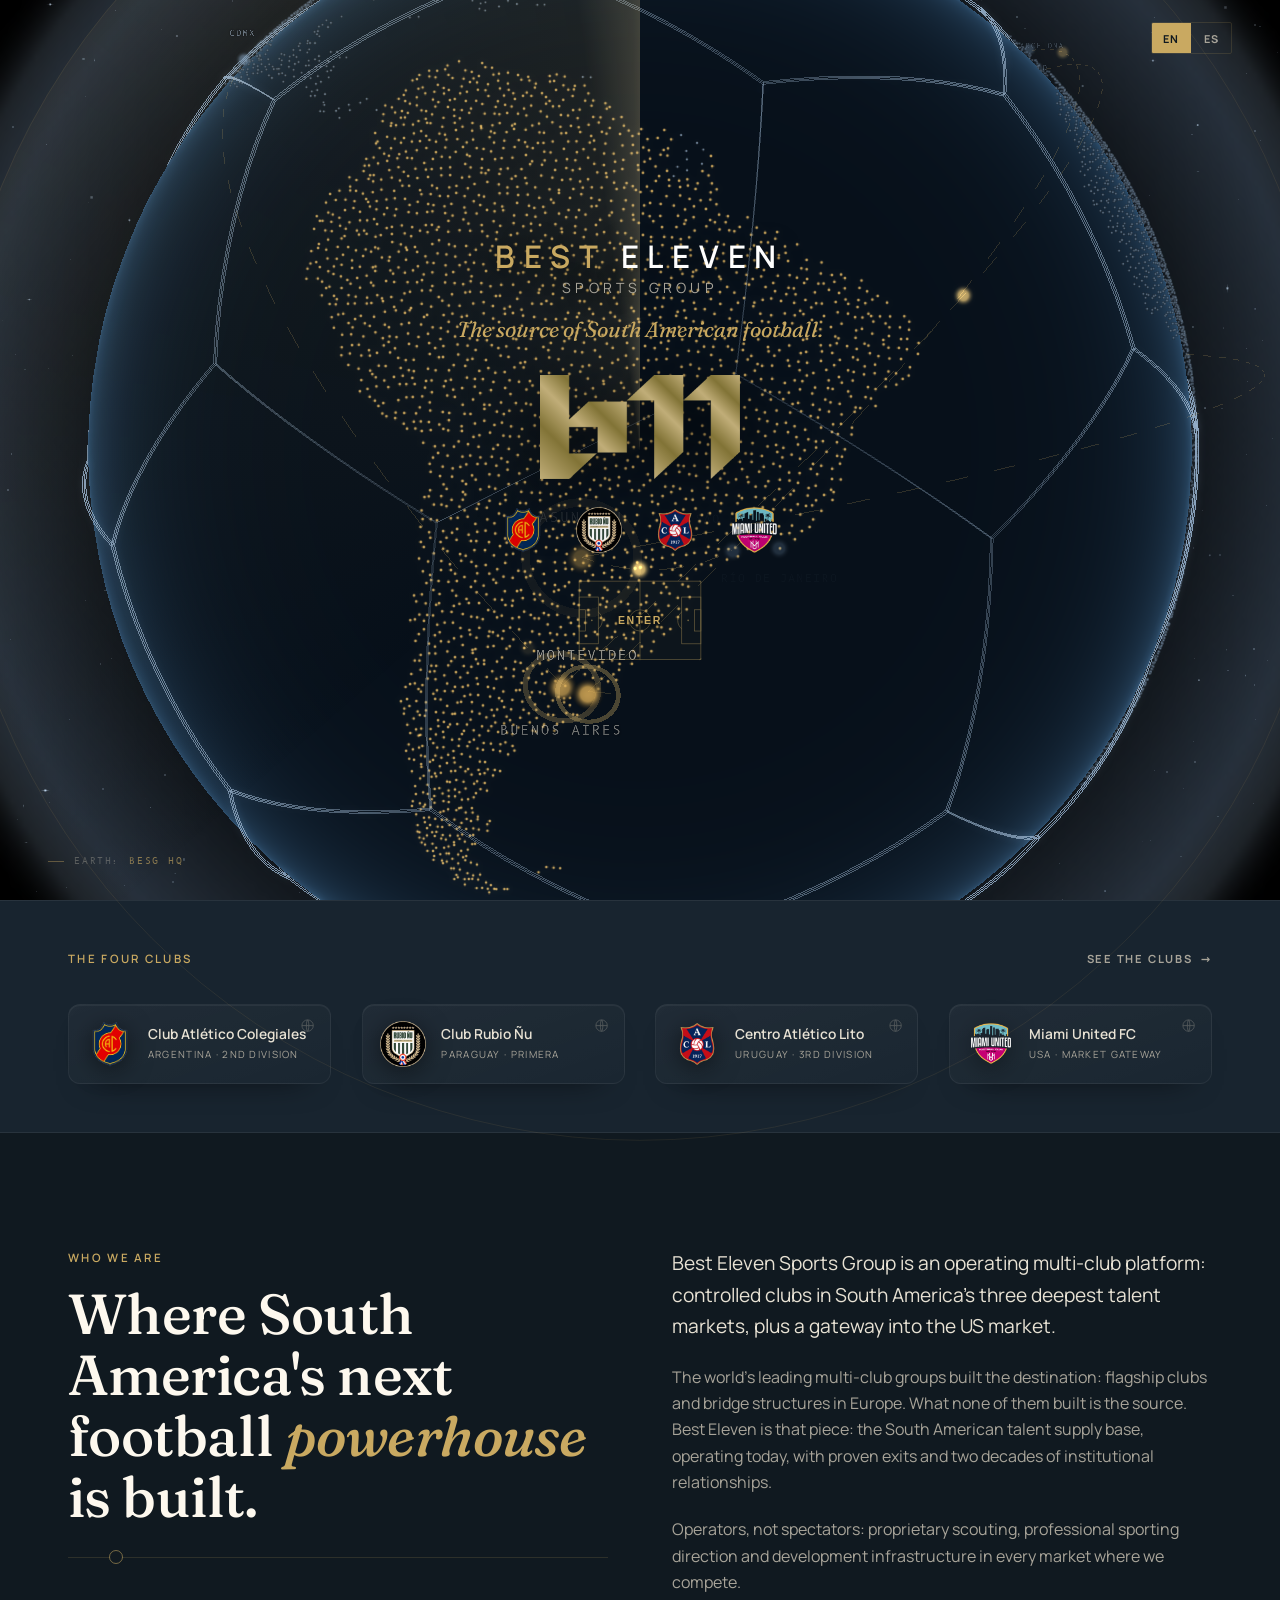
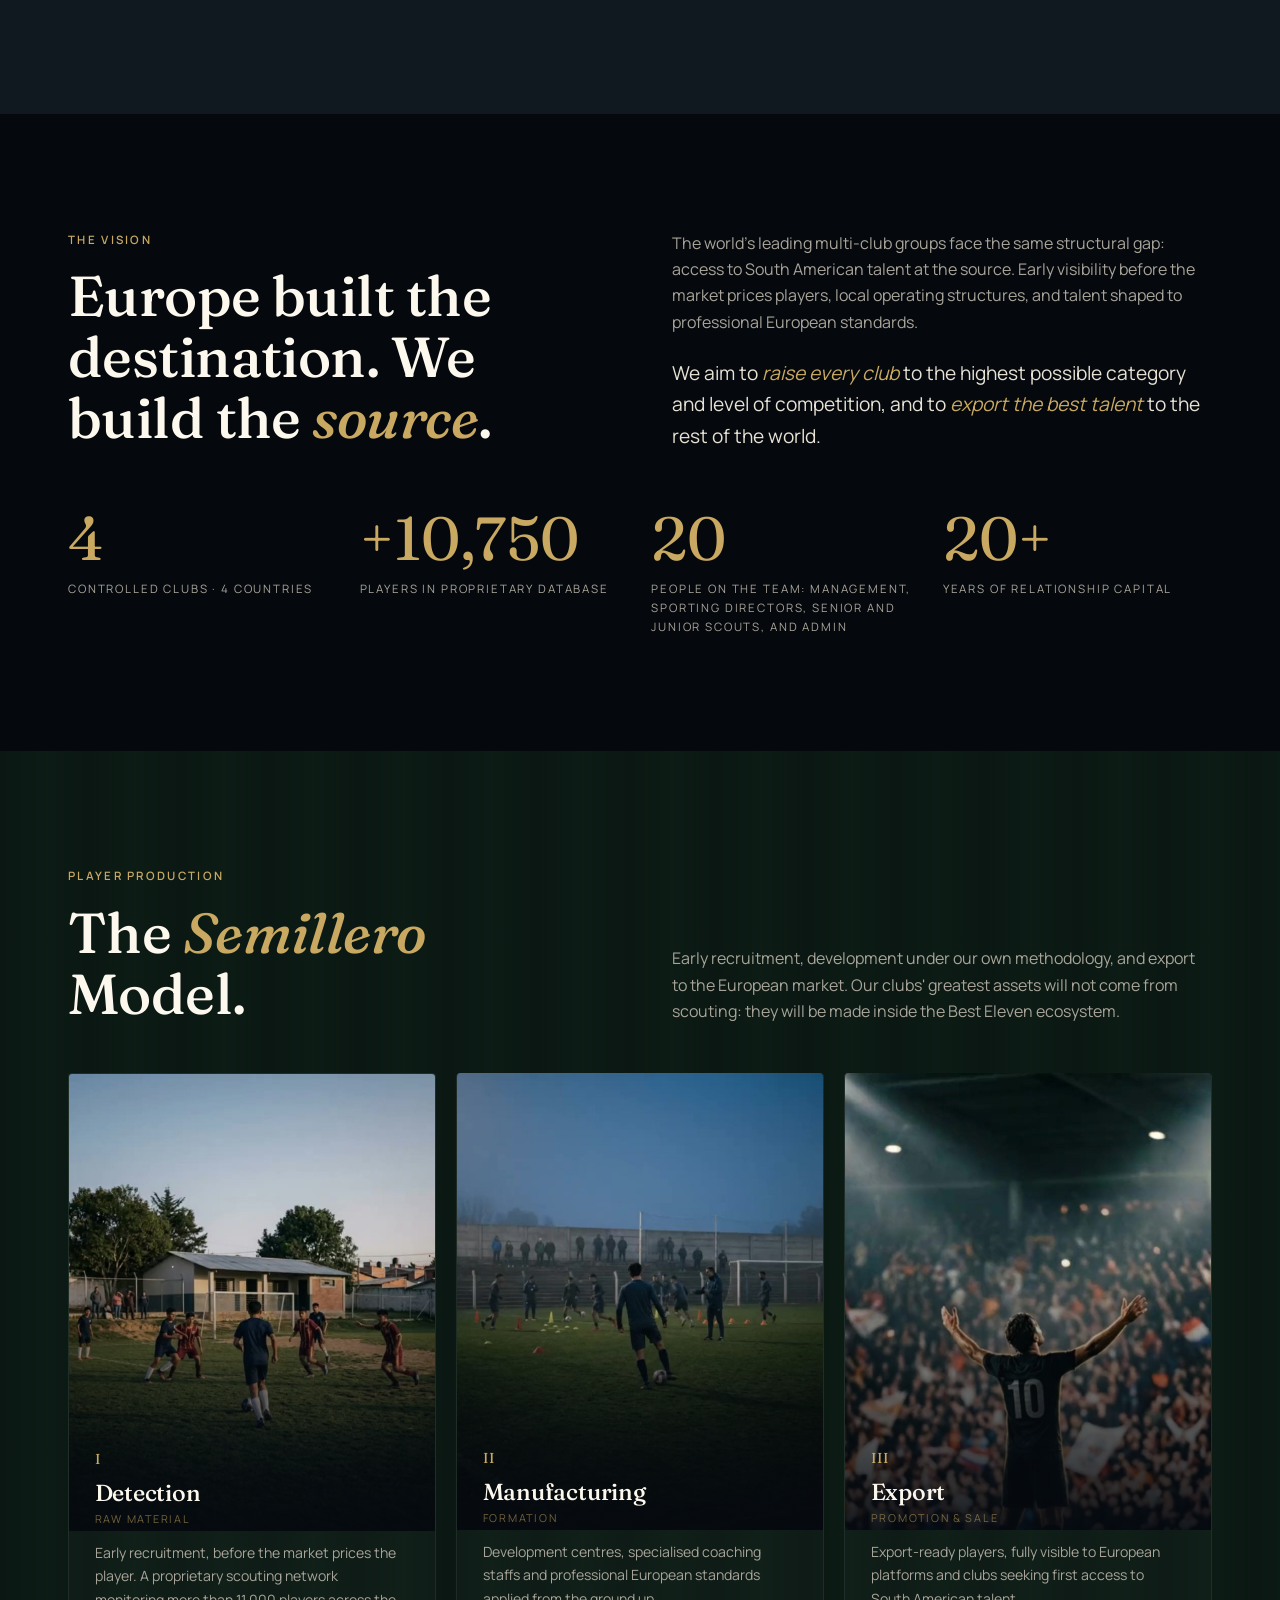
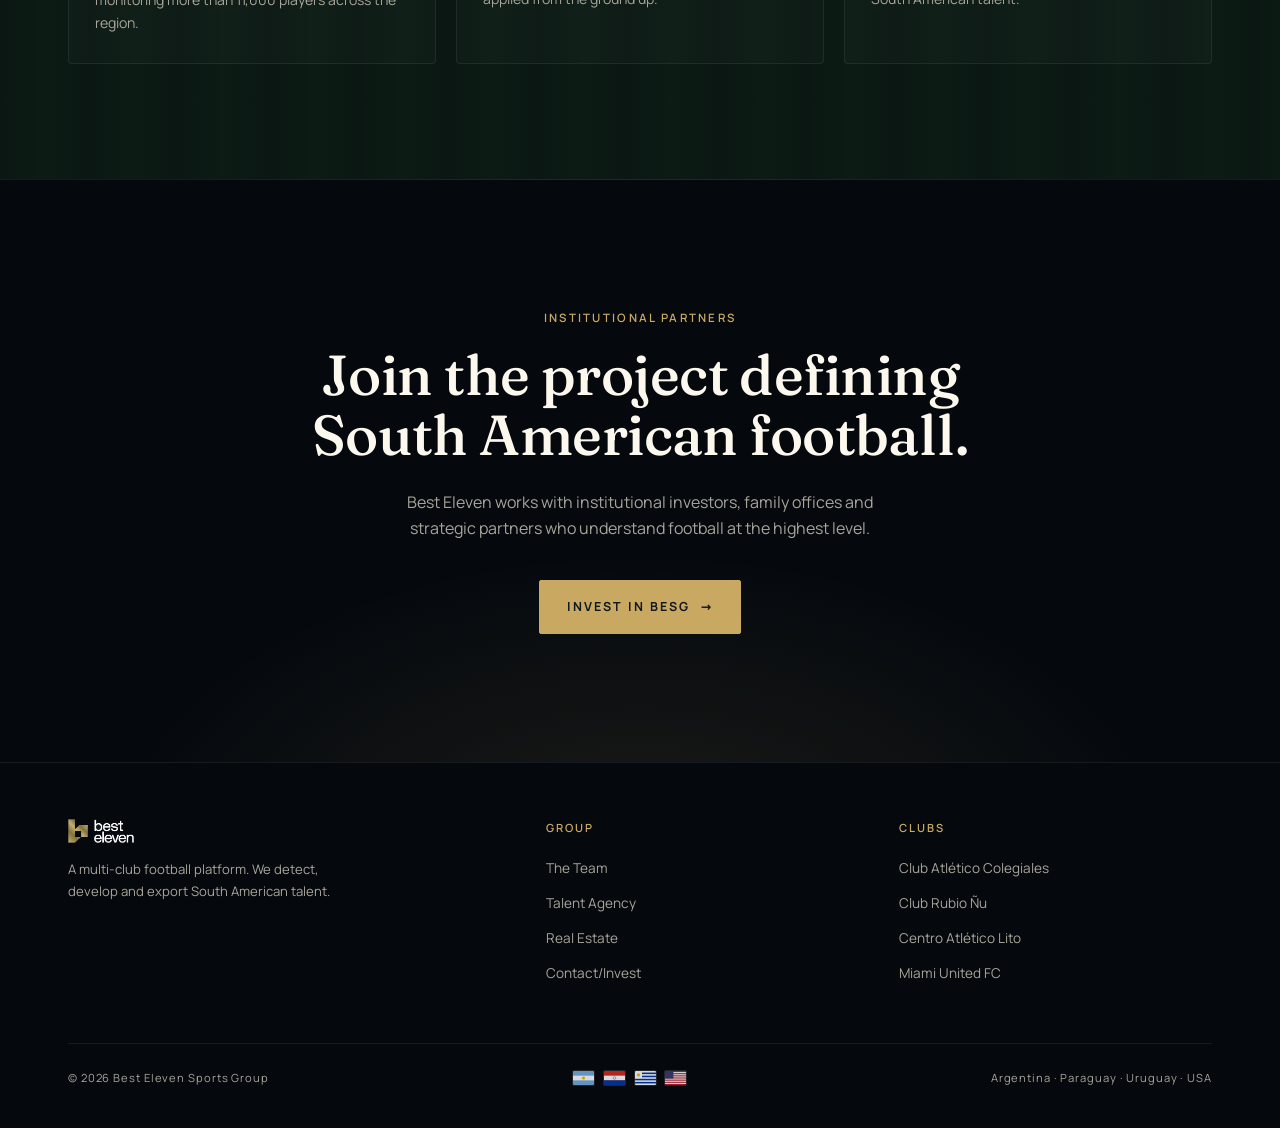
<file: index.html>
<!DOCTYPE html>
<html lang="en" class="no-js">
<head>
<meta charset="UTF-8">
<meta name="viewport" content="width=device-width, initial-scale=1.0">
<!-- TEMPORARY: keeps the site out of search results while the investor round is open.
     Remove this line and the X-Robots-Tag rule in _headers to go public. -->
<meta name="robots" content="noindex, nofollow, noarchive, nosnippet, noimageindex">
<title>Best Eleven Sports Group</title>
<meta property="og:type" content="website">
<meta property="og:site_name" content="Best Eleven Sports Group">
<meta property="og:title" content="Best Eleven Sports Group">
<meta property="og:description" content="The source of South American football. A multi-club platform that detects, develops and exports the region's next generation of talent.">
<meta property="og:image" content="https://jiconnolly.github.io/best-eleven/og-image.jpg?v=1">
<meta property="og:image:width" content="1200">
<meta property="og:image:height" content="630">
<meta property="og:url" content="https://jiconnolly.github.io/best-eleven/">
<meta name="twitter:card" content="summary_large_image">
<meta name="twitter:title" content="Best Eleven Sports Group">
<meta name="twitter:description" content="The source of South American football. A multi-club platform that detects, develops and exports the region's next generation of talent.">
<meta name="twitter:image" content="https://jiconnolly.github.io/best-eleven/og-image.jpg?v=1">
<meta name="description" content="Best Eleven Sports Group is a multi-club football platform operating four clubs across Argentina, Paraguay, Uruguay and the United States.">
<link rel="stylesheet" href="assets/css/fonts.css">
<link rel="stylesheet" href="assets/css/main.css?v=3">
<link rel="icon" type="image/png" href="assets/img/b11-mark.png">
</head>
<body>

<!-- ============ ENTRY GATE ============ -->
<div id="gate" role="dialog" aria-label="Best Eleven Sports Group" tabindex="-1">
  <div id="gateGlobe" aria-hidden="true"></div>
  <div class="gate-ref" aria-hidden="true"><span data-es-html="Tierra: <b>BESG HQ</b>">Earth: <b>BESG HQ</b></span></div>
  <div class="gate-lang lang-toggle" role="group" aria-label="Language">
    <button data-lang="en" type="button">EN</button>
    <button data-lang="es" type="button">ES</button>
  </div>
  <div class="gate-inner">
    <div class="gate-top">
        <div class="gate-brand">
          <span class="gate-brand-main"><span class="bb">Best</span>&nbsp;<span class="ee">Eleven</span></span>
          <span class="gate-brand-sub">Sports Group</span>
        </div>
        <div class="gate-sub" data-es="La fuente del fútbol sudamericano.">The source of South American football.</div>
      </div>
      <span class="gate-radar" aria-hidden="true">
      <span class="ring r1"></span>
      <span class="sweep"></span>
    </span>
    <button class="gate-logo gate-enter" type="button" aria-label="Enter — Best Eleven Sports Group">
      <img src="assets/img/b11-mark.png" alt="">
    </button>
    
    <div class="gate-bottom">
        <div class="gate-crests" aria-hidden="true">
          <img src="assets/img/crest-colegiales.png" alt="">
          <img src="assets/img/crest-rubio.png" alt="">
          <img src="assets/img/crest-lito.png" alt="">
          <img src="assets/img/crest-miami.png" alt="">
        </div>
      </div>
      <button class="btn-pitch gate-enter" type="button" aria-label="Enter — Best Eleven Sports Group">
        <svg class="pitch" viewBox="0 0 224 146" aria-hidden="true" focusable="false">
          <rect class="pitch-fill" x="2" y="2" width="220" height="142"/>
          <g class="pitch-lines" fill="none" stroke-linecap="round">
            <rect x="2" y="2" width="220" height="142"/>
            <line x1="112" y1="2" x2="112" y2="144"/>
            <circle cx="112" cy="73" r="19.2"/>
            <circle class="spot" cx="112" cy="73" r="1.5"/>
            <rect x="2" y="30.8" width="34.6" height="84.5"/>
            <rect x="2" y="53.8" width="11.5" height="38.4"/>
            <circle class="spot" cx="25" cy="73" r="1.5"/>
            <path d="M36.6 57.7 A19.2 19.2 0 0 1 36.6 88.3"/>
            <rect x="187.4" y="30.8" width="34.6" height="84.5"/>
            <rect x="210.5" y="53.8" width="11.5" height="38.4"/>
            <circle class="spot" cx="199" cy="73" r="1.5"/>
            <path d="M187.4 57.7 A19.2 19.2 0 0 0 187.4 88.3"/>
            <path d="M4.1 2 A2.1 2.1 0 0 1 2 4.1"/>
            <path d="M219.9 2 A2.1 2.1 0 0 0 222 4.1"/>
            <path d="M2 141.9 A2.1 2.1 0 0 1 4.1 144"/>
            <path d="M219.9 144 A2.1 2.1 0 0 1 222 141.9"/>
          </g>
        </svg>
        <span class="pitch-label"><span data-es="Entrar">Enter</span></span>
      </button>
  </div>
</div>

<nav class="nav">
  <div class="nav-inner">
    <a href="index.html" class="nav-logo" aria-label="Best Eleven Sports Group"><img src="assets/img/logo-besg.png" alt="Best Eleven"></a>
    <ul class="nav-links">
      <li><a href="index.html" data-es="Inicio">Home</a></li>
      <li><a href="clubs.html" data-es="Los Clubes">The Clubs</a></li>
      <li><a href="team.html" data-es="El Equipo">The Team</a></li>
      <li><a href="agency.html" data-es="Agencia de Talento">Talent Agency</a></li>
      <li><a href="realestate.html">Real Estate</a></li>
      <li><a href="invest.html" data-es="Contacto/Invertir">Contact/Invest</a></li>
    </ul>
    <div style="display:flex;align-items:center;gap:1rem;">
      <div class="lang-toggle" role="group" aria-label="Language">
        <button data-lang="en" type="button">EN</button>
        <button data-lang="es" type="button">ES</button>
      </div>
      <button class="burger" aria-label="Menu" type="button"><span></span><span></span><span></span></button>
    </div>
  </div>
</nav>

<!-- ============ HERO ============ -->
<header class="hero">
  <div id="globe" aria-hidden="true"></div>
  <div class="hero-content wrap">
    <div class="hero-grid">
      <div class="hero-copy">
        <div class="eyebrow" data-es="Best Eleven Sports Group · Plataforma multi-club">Best Eleven Sports Group · Multi-club platform</div>
        <h1 class="display-xl" data-es-html="La fuente del<br>fútbol <em>sudamericano</em>.">The source of<br>South American <em>football</em>.</h1>
        <p class="lead" data-es="Cuatro clubes bajo control en Argentina, Paraguay, Uruguay y Estados Unidos. Detectamos, formamos y exportamos la próxima generación de talento de la región.">Four controlled clubs across Argentina, Paraguay, Uruguay and the United States. We detect, develop and export the region's next generation of talent.</p>
        <div class="hero-ctas">
          <a href="clubs.html" class="btn btn-gold"><span data-es="Los clubes">The clubs</span> <span class="arr">→</span></a>
        </div>
      </div>
      <div></div>
    </div>
  </div>
  <div class="hero-stats">
    <div class="hero-stats-inner">
      <div class="hstat"><div class="n"><b>4</b></div><div class="t" data-es="Clubes bajo control">Controlled clubs</div></div>
      <div class="hstat"><div class="n">+<b data-count="11000">11,000</b></div><div class="t" data-es="Jugadores monitoreados">Players monitored</div></div>
      <div class="hstat"><div class="n"><b>20</b>+</div><div class="t" data-es="Años en el fútbol">Years in football</div></div>
    </div>
  </div>
</header>

<!-- ============ CLUB STRIP ============ -->
<section class="club-strip">
  <div class="wrap">
    <div class="club-strip-head">
      <div class="eyebrow" data-es="Los cuatro clubes">The four clubs</div>
      <a href="clubs.html" class="club-strip-link"><span data-es="Ver los clubes">See the clubs</span> <span class="arr">→</span></a>
    </div>
    <div class="club-strip-inner">
      <div class="chip-wrap"><a href="clubs.html#colegiales" class="club-chip tilt" style="--glow:#D5202B;">
        <img src="assets/img/crest-colegiales.png" alt="" loading="lazy" width="46" height="46">
        <span><span class="n">Club Atlético Colegiales</span><span class="c">Argentina · <span data-es="2ª División">2nd Division</span></span></span>
      </a><a class="chip-web" href="https://cacolegiales.ar/" target="_blank" rel="noopener" aria-label="Club Atlético Colegiales — sitio oficial" title="Club Atlético Colegiales — sitio oficial"><svg viewBox="0 0 24 24" aria-hidden="true"><circle cx="12" cy="12" r="9"/><path d="M3 12h18"/><path d="M12 3c2.6 2.6 2.6 15.4 0 18"/><path d="M12 3c-2.6 2.6-2.6 15.4 0 18"/></svg></a></div>
      <div class="chip-wrap"><a href="clubs.html#rubio-nu" class="club-chip tilt" style="--glow:#0F9D4C;">
        <img src="assets/img/crest-rubio.png" alt="" loading="lazy" width="46" height="46">
        <span><span class="n">Club Rubio Ñu</span><span class="c">Paraguay · Primera</span></span>
      </a><a class="chip-web" href="https://rubionu.com" target="_blank" rel="noopener" aria-label="Club Rubio Ñu — sitio oficial" title="Club Rubio Ñu — sitio oficial"><svg viewBox="0 0 24 24" aria-hidden="true"><circle cx="12" cy="12" r="9"/><path d="M3 12h18"/><path d="M12 3c2.6 2.6 2.6 15.4 0 18"/><path d="M12 3c-2.6 2.6-2.6 15.4 0 18"/></svg></a></div>
      <div class="chip-wrap"><a href="clubs.html#lito" class="club-chip tilt" style="--glow:#1E6FD6;">
        <img src="assets/img/crest-lito.png" alt="" loading="lazy" width="46" height="46">
        <span><span class="n">Centro Atlético Lito</span><span class="c">Uruguay · <span data-es="3ª División">3rd Division</span></span></span>
      </a><a class="chip-web" href="https://centroatleticolito.com" target="_blank" rel="noopener" aria-label="Centro Atlético Lito — sitio oficial" title="Centro Atlético Lito — sitio oficial"><svg viewBox="0 0 24 24" aria-hidden="true"><circle cx="12" cy="12" r="9"/><path d="M3 12h18"/><path d="M12 3c2.6 2.6 2.6 15.4 0 18"/><path d="M12 3c-2.6 2.6-2.6 15.4 0 18"/></svg></a></div>
      <div class="chip-wrap"><a href="clubs.html#miami" class="club-chip tilt" style="--glow:#C50075;">
        <img src="assets/img/crest-miami.png" alt="" loading="lazy" width="46" height="46">
        <span><span class="n">Miami United FC</span><span class="c">USA · <span data-es="Puerta al mercado">Market gateway</span></span></span>
      </a><a class="chip-web" href="https://www.miamiunitedsoccer.com/" target="_blank" rel="noopener" aria-label="Miami United FC — sitio oficial" title="Miami United FC — sitio oficial"><svg viewBox="0 0 24 24" aria-hidden="true"><circle cx="12" cy="12" r="9"/><path d="M3 12h18"/><path d="M12 3c2.6 2.6 2.6 15.4 0 18"/><path d="M12 3c-2.6 2.6-2.6 15.4 0 18"/></svg></a></div>
    </div>
  </div>
</section>

<!-- ============ WHO WE ARE ============ -->
<section class="section">
  <div class="wrap">
    <div class="grid-2" style="align-items:start;">
      <div class="reveal">
        <div class="eyebrow" data-es="Quiénes somos">Who we are</div>
        <h2 class="display-lg" data-es-html="Donde se construye la próxima <em>potencia</em> del fútbol sudamericano.">Where South America's next football <em>powerhouse</em> is built.</h2>
        <div class="pitch-divider left"><span></span></div>
      </div>
      <div>
        <p class="lead reveal" data-es="Best Eleven Sports Group es una plataforma multi-club en operación: clubes bajo control en los tres mercados de talento más profundos de Sudamérica, más una puerta de entrada al mercado estadounidense.">Best Eleven Sports Group is an operating multi-club platform: controlled clubs in South America's three deepest talent markets, plus a gateway into the US market.</p>
        <p class="body reveal" style="margin-top:1.3rem;" data-es="Los grandes grupos multi-club del mundo construyeron el destino: clubes insignia y estructuras puente en Europa. Lo que ninguno construyó es la fuente. Best Eleven es esa pieza: la base de suministro de talento sudamericano, operando hoy, con salidas probadas y relaciones institucionales de más de dos décadas.">The world's leading multi-club groups built the destination: flagship clubs and bridge structures in Europe. What none of them built is the source. Best Eleven is that piece: the South American talent supply base, operating today, with proven exits and two decades of institutional relationships.</p>
        <p class="body reveal" style="margin-top:1.3rem;" data-es="Operadores, no espectadores: scouting propio, dirección deportiva profesional e infraestructura de formación en cada mercado donde competimos.">Operators, not spectators: proprietary scouting, professional sporting direction and development infrastructure in every market where we compete.</p>
      </div>
    </div>
  </div>
</section>

<!-- ============ THE VISION ============ -->
<section class="section section-tint">
  <div class="wrap">
    <div class="grid-2" style="align-items:start;">
      <div class="reveal">
        <div class="eyebrow" data-es="La visión">The vision</div>
        <h2 class="display-lg" data-es-html="Europa construyó el destino. Nosotros construimos la <em>fuente</em>.">Europe built the destination. We build the <em>source</em>.</h2>
      </div>
      <div>
        <p class="body reveal" data-es="Los grupos multi-club líderes del mundo enfrentan la misma brecha estructural: acceso al talento sudamericano en origen. Visibilidad temprana antes de que el mercado ponga precio, estructuras operativas locales y talento formado bajo estándares profesionales europeos.">The world's leading multi-club groups face the same structural gap: access to South American talent at the source. Early visibility before the market prices players, local operating structures, and talent shaped to professional European standards.</p>
        <p class="lead reveal" style="margin-top:1.4rem;" data-es-html="Buscamos <em>elevar cada club</em> a la máxima categoría y competencia posible, y <em>exportar los mejores talentos</em> al resto del mundo.">We aim to <em>raise every club</em> to the highest possible category and level of competition, and to <em>export the best talent</em> to the rest of the world.</p>
      </div>
    </div>
    <div class="grid-4" style="margin-top:3.5rem;">
      <div class="stat-block reveal"><div class="n">4</div><div class="t" data-es="Clubes bajo control · 4 países">Controlled clubs · 4 countries</div></div>
      <div class="stat-block reveal" data-delay="0.06"><div class="n">+<span data-count="11000">11,000</span></div><div class="t" data-es="Jugadores en base de datos propia">Players in proprietary database</div></div>
      <div class="stat-block reveal" data-delay="0.12"><div class="n">20</div><div class="t" data-es="Personas en el equipo: management, directores deportivos, scouts senior y junior, y administración">People on the team: management, sporting directors, senior and junior scouts, and admin</div></div>
      <div class="stat-block reveal" data-delay="0.18"><div class="n">20+</div><div class="t" data-es="Años de capital relacional">Years of relationship capital</div></div>
    </div>
  </div>
</section>

<!-- ============ SEMILLERO ============ -->
<section class="section section-pitch">
  <div class="wrap">
    <div class="grid-2" style="align-items:end;margin-bottom:3rem;">
      <div class="reveal">
        <div class="eyebrow" data-es="Producción de jugadores">Player production</div>
        <h2 class="display-lg" data-es-html="El Modelo <em>Semillero</em>.">The <em>Semillero</em> Model.</h2>
      </div>
      <p class="body reveal" data-es="Reclutamiento temprano, formación con metodología propia y exportación al mercado europeo. Los mejores activos de nuestros clubes no vendrán del scouting: nacerán dentro del ecosistema Best Eleven.">Early recruitment, development under our own methodology, and export to the European market. Our clubs' greatest assets will not come from scouting: they will be made inside the Best Eleven ecosystem.</p>
    </div>
    <div class="semillero reveal">
      <div class="sem-step" data-sem>
        <div class="sem-media">
          <img class="sem-poster" src="assets/img/sem-det.jpg" alt="" loading="lazy" decoding="async" width="1080" height="1350">
          <video class="sem-video" muted playsinline preload="none" disablepictureinpicture
                 poster="assets/img/sem-det.jpg"
                 data-webm="assets/video/sem-det.webm" data-mp4="assets/video/sem-det.mp4"></video>
        </div>
        <div class="sem-body">
          <div class="num">I</div>
          <h3 data-es="Detección">Detection</h3>
          <div class="tag" data-es="Materia prima">Raw material</div>
          <p data-es="Reclutamiento temprano, antes de que el mercado ponga precio. Una red de scouting propia con más de 11.000 jugadores monitoreados en toda la región.">Early recruitment, before the market prices the player. A proprietary scouting network monitoring more than 11,000 players across the region.</p>
        </div>
      </div>
      <div class="sem-step" data-sem>
        <div class="sem-media">
          <img class="sem-poster" src="assets/img/sem-dev.jpg" alt="" loading="lazy" decoding="async" width="1080" height="1350">
          <video class="sem-video" muted playsinline preload="none" disablepictureinpicture
                 poster="assets/img/sem-dev.jpg"
                 data-webm="assets/video/sem-dev.webm" data-mp4="assets/video/sem-dev.mp4"></video>
        </div>
        <div class="sem-body">
          <div class="num">II</div>
          <h3 data-es="Formación">Manufacturing</h3>
          <div class="tag" data-es="Desarrollo">Formation</div>
          <p data-es="Centros de desarrollo, cuerpos técnicos especializados y estándares profesionales europeos aplicados desde la base.">Development centres, specialised coaching staffs and professional European standards applied from the ground up.</p>
        </div>
      </div>
      <div class="sem-step" data-sem>
        <div class="sem-media">
          <img class="sem-poster" src="assets/img/sem-exp.jpg" alt="" loading="lazy" decoding="async" width="1080" height="1350">
          <video class="sem-video" muted playsinline preload="none" disablepictureinpicture
                 poster="assets/img/sem-exp.jpg"
                 data-webm="assets/video/sem-exp.webm" data-mp4="assets/video/sem-exp.mp4"></video>
        </div>
        <div class="sem-body">
          <div class="num">III</div>
          <h3 data-es="Exportación">Export</h3>
          <div class="tag" data-es="Promoción y venta">Promotion &amp; sale</div>
          <p data-es="Jugadores listos para exportar, con visibilidad plena para plataformas y clubes europeos que buscan primer acceso al talento sudamericano.">Export-ready players, fully visible to European platforms and clubs seeking first access to South American talent.</p>
        </div>
      </div>
    </div>
  </div>
</section>

<!-- ============ INVEST CTA ============ -->
<section class="cta-band">
  <div class="wrap">
    <div class="eyebrow reveal" data-es="Socios institucionales">Institutional partners</div>
    <h2 class="display-lg reveal" data-es-html="Sé parte del proyecto que define el fútbol sudamericano.">Join the project defining South American football.</h2>
    <p class="reveal" data-es="Best Eleven trabaja con inversores institucionales, family offices y socios estratégicos que entienden el fútbol al más alto nivel.">Best Eleven works with institutional investors, family offices and strategic partners who understand football at the highest level.</p>
    <a href="invest.html" class="btn btn-gold reveal"><span data-es="Invertir en BESG">Invest in BESG</span> <span class="arr">→</span></a>
  </div>
</section>

<!-- ============ FOOTER ============ -->
<footer>
  <div class="wrap">
    <div class="foot-grid">
      <div class="logo">
        <img src="assets/img/logo-besg.png" alt="Best Eleven">
        <p data-es="Plataforma multi-club de fútbol. Detectamos, formamos y exportamos talento sudamericano.">A multi-club football platform. We detect, develop and export South American talent.</p>
      </div>
      <div>
        <h5 data-es="Grupo">Group</h5>
        <ul>
          <li><a href="team.html" data-es="El Equipo">The Team</a></li>
          <li><a href="agency.html" data-es="Agencia de Talento">Talent Agency</a></li>
          <li><a href="realestate.html">Real Estate</a></li>
          <li><a href="invest.html" data-es="Contacto/Invertir">Contact/Invest</a></li>
        </ul>
      </div>
      <div>
        <h5 data-es="Clubes">Clubs</h5>
        <ul>
          <li><a href="clubs.html#colegiales">Club Atlético Colegiales</a></li>
          <li><a href="clubs.html#rubio-nu">Club Rubio Ñu</a></li>
          <li><a href="clubs.html#lito">Centro Atlético Lito</a></li>
          <li><a href="clubs.html#miami">Miami United FC</a></li>
        </ul>
      </div>
    </div>
    <div class="foot-bottom">
      <div>© 2026 Best Eleven Sports Group</div>
      <div class="foot-flags" aria-hidden="true">
        <svg viewBox="0 0 21 14"><rect width="21" height="14" fill="#74ACDF"/><rect y="4.667" width="21" height="4.666" fill="#FFF"/><circle cx="10.5" cy="7" r="1.5" fill="#F6B40E"/></svg>
        <svg viewBox="0 0 21 14"><rect width="21" height="14" fill="#D52B1E"/><rect y="4.667" width="21" height="4.666" fill="#FFF"/><rect y="9.333" width="21" height="4.667" fill="#0038A8"/><circle cx="10.5" cy="7" r="1.35" fill="#FFF" stroke="#0038A8" stroke-width=".35"/></svg>
        <svg viewBox="0 0 21 14"><rect width="21" height="14" fill="#FFF"/><g fill="#0038A8"><rect x="7" y="1.556" width="14" height="1.556"/><rect x="7" y="4.667" width="14" height="1.555"/><rect y="7.778" width="21" height="1.555"/><rect y="10.889" width="21" height="1.556"/></g><circle cx="3.5" cy="3.9" r="1.55" fill="#F6B40E"/></svg>
        <svg viewBox="0 0 21 14"><rect width="21" height="14" fill="#B22234"/><g fill="#FFF"><rect y="1.077" width="21" height="1.077"/><rect y="3.231" width="21" height="1.077"/><rect y="5.385" width="21" height="1.077"/><rect y="7.538" width="21" height="1.077"/><rect y="9.692" width="21" height="1.077"/><rect y="11.846" width="21" height="1.077"/></g><rect width="8.4" height="7.538" fill="#3C3B6E"/></svg>
      </div>
      <div>Argentina · Paraguay · Uruguay · USA</div>
    </div>
  </div>
</footer>

<script src="assets/vendor/three.min.js"></script>
<script src="assets/vendor/gsap.min.js"></script>
<script src="assets/vendor/ScrollTrigger.min.js"></script>
<script src="assets/js/sa-points.js"></script>
<script src="assets/js/world-points.js"></script>
<script src="assets/js/gate.js?v=3"></script>
<script src="assets/js/gate-beams.js"></script>
<script src="assets/js/globe.js"></script>
<script src="assets/js/main.js?v=3"></script>
</body>
</html>
</file>
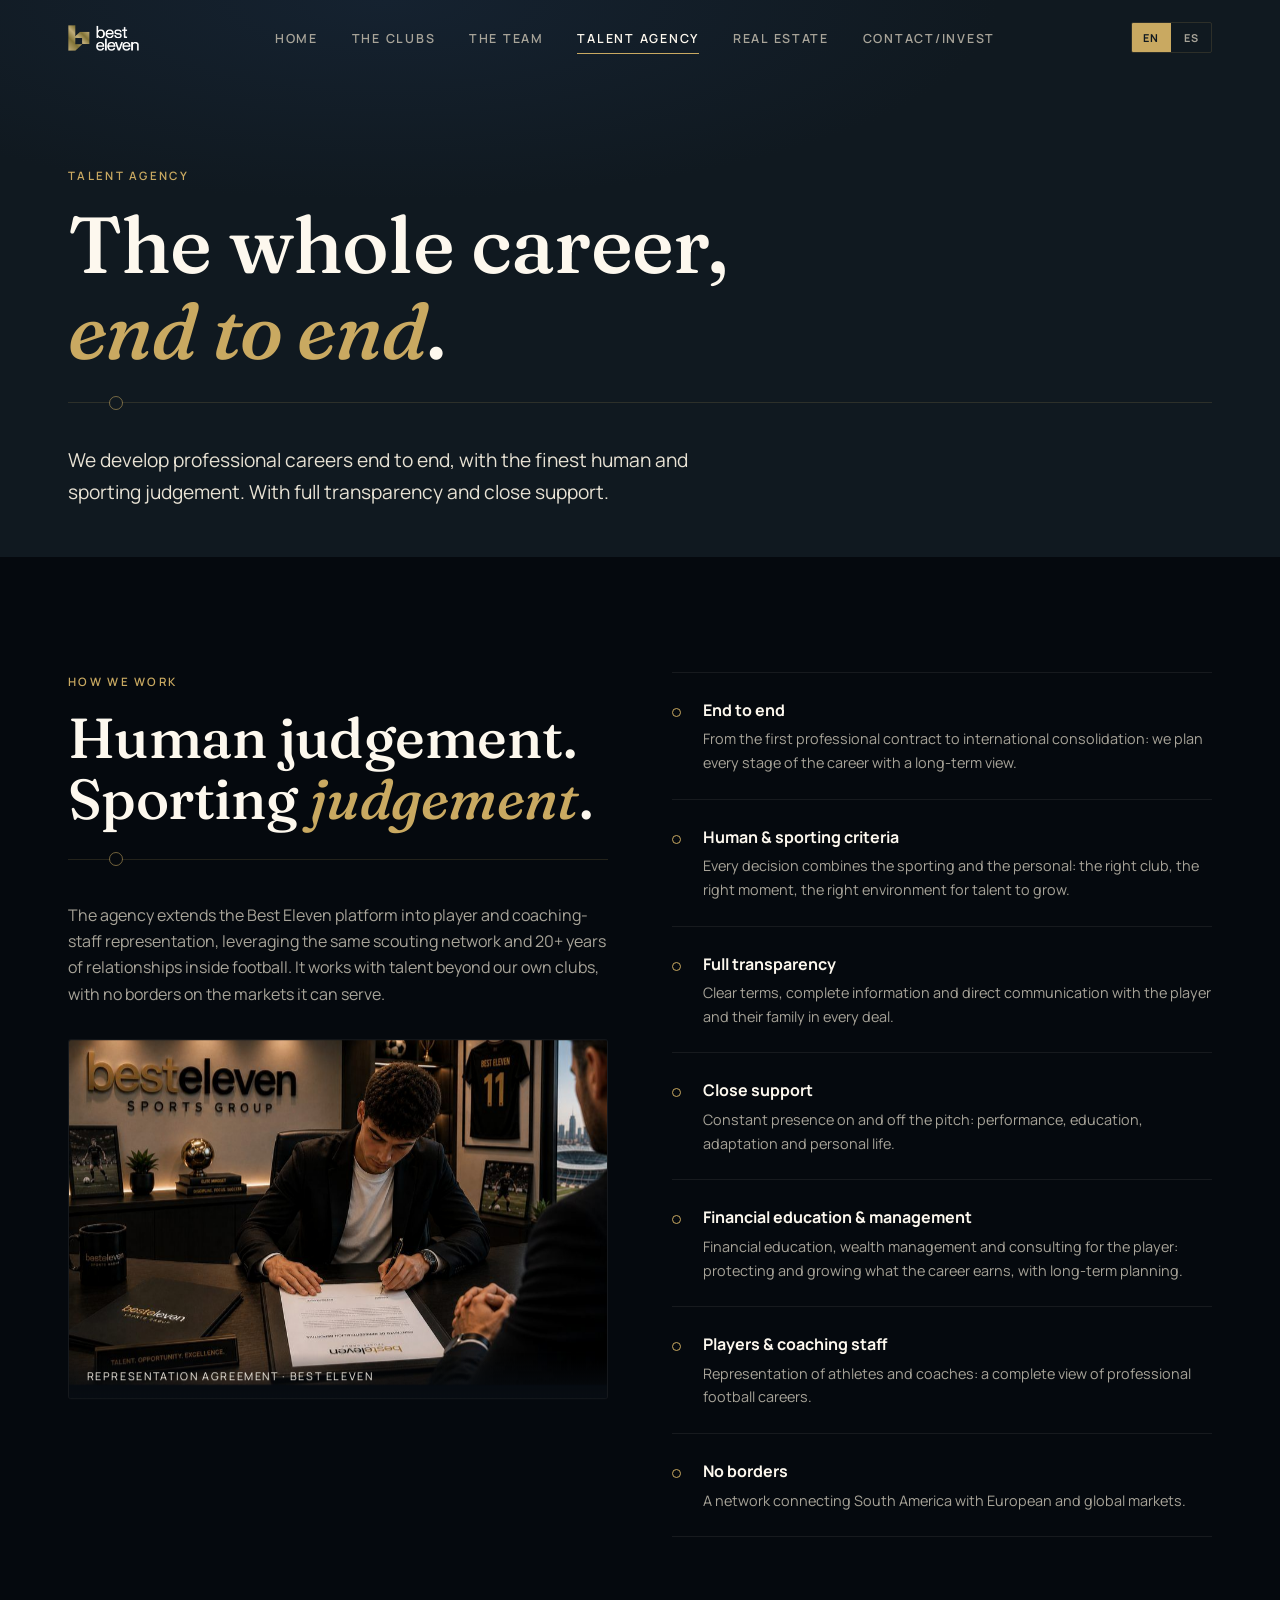
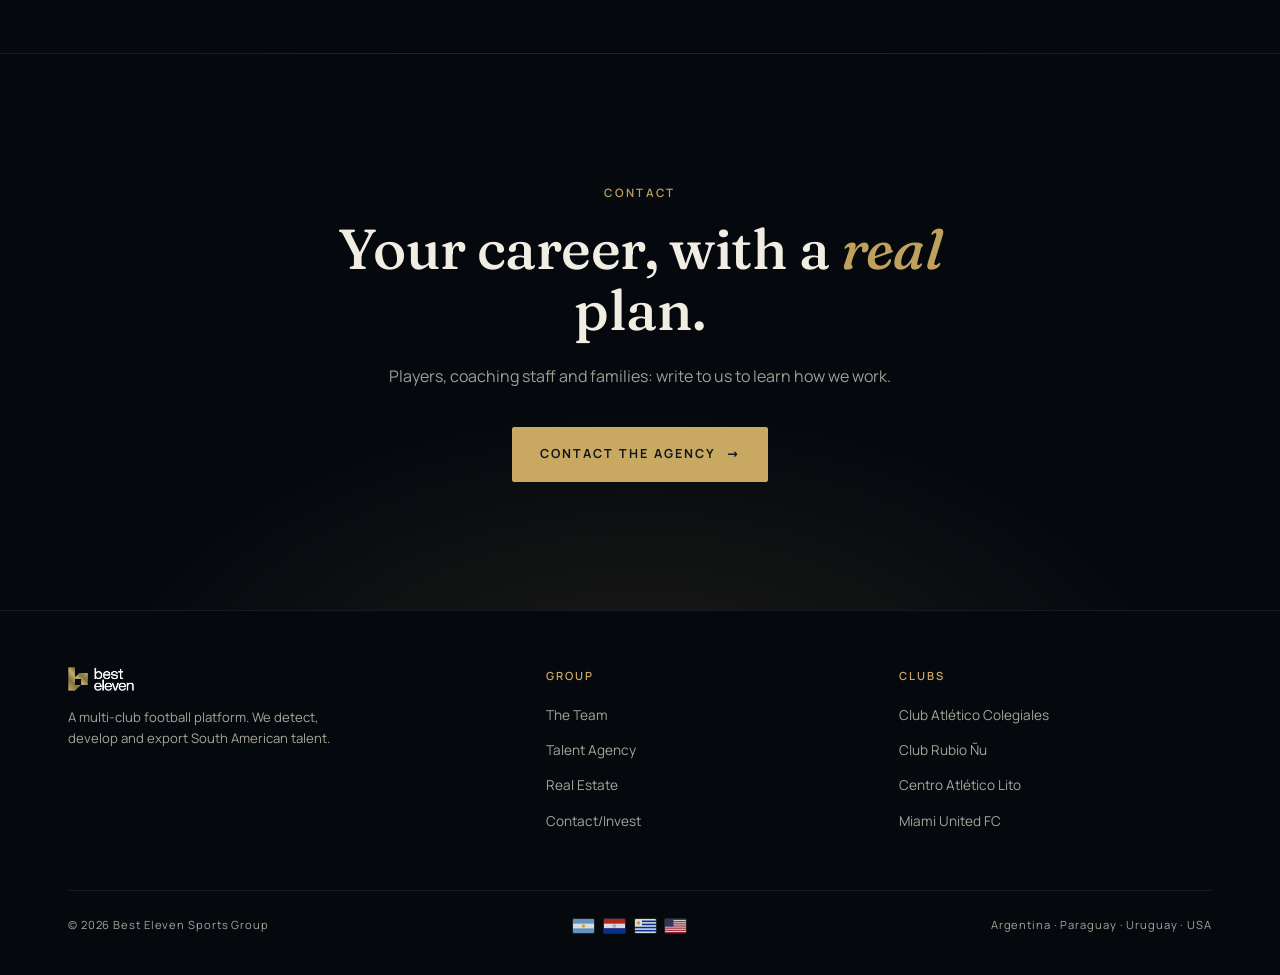
<file: agency.html>
<!DOCTYPE html>
<html lang="en" class="no-js">
<head>
<meta charset="UTF-8">
<meta name="viewport" content="width=device-width, initial-scale=1.0">
<!-- TEMPORARY: keeps the site out of search results while the investor round is open.
     Remove this line and the X-Robots-Tag rule in _headers to go public. -->
<meta name="robots" content="noindex, nofollow, noarchive, nosnippet, noimageindex">
<title>Talent Agency — Best Eleven Sports Group</title>
<meta property="og:type" content="website">
<meta property="og:site_name" content="Best Eleven Sports Group">
<meta property="og:title" content="Talent Agency — Best Eleven Sports Group">
<meta property="og:description" content="The source of South American football. A multi-club platform that detects, develops and exports the region's next generation of talent.">
<meta property="og:image" content="https://jiconnolly.github.io/best-eleven/og-image.jpg?v=1">
<meta property="og:image:width" content="1200">
<meta property="og:image:height" content="630">
<meta property="og:url" content="https://jiconnolly.github.io/best-eleven/agency.html">
<meta name="twitter:card" content="summary_large_image">
<meta name="twitter:title" content="Talent Agency — Best Eleven Sports Group">
<meta name="twitter:description" content="The source of South American football. A multi-club platform that detects, develops and exports the region's next generation of talent.">
<meta name="twitter:image" content="https://jiconnolly.github.io/best-eleven/og-image.jpg?v=1">
<meta name="description" content="Best Eleven Talent Agency: end-to-end career development for players and coaching staff, with full transparency and close support.">
<link rel="stylesheet" href="assets/css/fonts.css">
<link rel="stylesheet" href="assets/css/main.css?v=3">
<link rel="icon" type="image/png" href="assets/img/b11-mark.png">
</head>
<body>

<nav class="nav">
  <div class="nav-inner">
    <a href="index.html" class="nav-logo" aria-label="Best Eleven Sports Group"><img src="assets/img/logo-besg.png" alt="Best Eleven"></a>
    <ul class="nav-links">
      <li><a href="index.html" data-es="Inicio">Home</a></li>
      <li><a href="clubs.html" data-es="Los Clubes">The Clubs</a></li>
      <li><a href="team.html" data-es="El Equipo">The Team</a></li>
      <li><a href="agency.html" data-es="Agencia de Talento">Talent Agency</a></li>
      <li><a href="realestate.html">Real Estate</a></li>
      <li><a href="invest.html" data-es="Contacto/Invertir">Contact/Invest</a></li>
    </ul>
    <div style="display:flex;align-items:center;gap:1rem;">
      <div class="lang-toggle" role="group" aria-label="Language">
        <button data-lang="en" type="button">EN</button>
        <button data-lang="es" type="button">ES</button>
      </div>
      <button class="burger" aria-label="Menu" type="button"><span></span><span></span><span></span></button>
    </div>
  </div>
</nav>

<!-- ============ PAGE HERO ============ -->
<header class="section" style="padding-top:calc(var(--nav-h) + clamp(3.5rem,7vw,6rem));padding-bottom:clamp(2rem,4vw,3rem);background:radial-gradient(ellipse 80% 60% at 30% 0%,#152230 0%,var(--navy) 60%);">
  <div class="wrap">
    <div class="eyebrow reveal" data-es="Agencia de talento">Talent agency</div>
    <h1 class="display-xl reveal" data-es-html="La carrera completa,<br>de <em>punta a punta</em>.">The whole career,<br><em>end to end</em>.</h1>
    <div class="pitch-divider left reveal"><span></span></div>
    <p class="lead reveal" style="max-width:58ch;" data-es="Desarrollamos la carrera profesional de punta a punta, con el mejor criterio humano y deportivo. Con total transparencia y acompañamiento.">We develop professional careers end to end, with the finest human and sporting judgement. With full transparency and close support.</p>
  </div>
</header>

<!-- ============ PHILOSOPHY ============ -->
<section class="section section-tint">
  <div class="wrap">
    <div class="grid-2" style="align-items:start;">
      <div>
        <div class="reveal">
          <div class="eyebrow" data-es="Cómo trabajamos">How we work</div>
          <h2 class="display-lg" data-es-html="Criterio humano.<br>Criterio <em>deportivo</em>.">Human judgement.<br>Sporting <em>judgement</em>.</h2>
          <div class="pitch-divider left"><span></span></div>
          <p class="body" data-es="La agencia extiende la plataforma Best Eleven hacia la representación de jugadores y cuerpos técnicos, apalancando la misma red de scouting y más de 20 años de relaciones dentro del fútbol. Trabaja con talento más allá de nuestros propios clubes, sin fronteras en los mercados que puede servir.">The agency extends the Best Eleven platform into player and coaching-staff representation, leveraging the same scouting network and 20+ years of relationships inside football. It works with talent beyond our own clubs, with no borders on the markets it can serve.</p>
        </div>
        <figure class="plate reveal" style="aspect-ratio:3/2;margin-top:2rem;">
          <img src="assets/img/agency-signing.jpg" alt="Representation agreement signing" loading="lazy">
          <figcaption class="cap" data-es="Contrato de representación · Best Eleven">Representation agreement · Best Eleven</figcaption>
        </figure>
      </div>
      <div class="pill-list reveal">
        <div class="pill"><div class="dot"></div><div><h4 data-es="De punta a punta">End to end</h4><p data-es="Del primer contrato profesional a la consolidación internacional: planificamos cada etapa de la carrera con una mirada de largo plazo.">From the first professional contract to international consolidation: we plan every stage of the career with a long-term view.</p></div></div>
        <div class="pill"><div class="dot"></div><div><h4 data-es="Criterio humano y deportivo">Human &amp; sporting criteria</h4><p data-es="Cada decisión combina lo deportivo con lo personal: el club correcto, el momento correcto, el entorno correcto para que el talento crezca.">Every decision combines the sporting and the personal: the right club, the right moment, the right environment for talent to grow.</p></div></div>
        <div class="pill"><div class="dot"></div><div><h4 data-es="Transparencia total">Full transparency</h4><p data-es="Condiciones claras, información completa y comunicación directa con el jugador y su familia en cada operación.">Clear terms, complete information and direct communication with the player and their family in every deal.</p></div></div>
        <div class="pill"><div class="dot"></div><div><h4 data-es="Acompañamiento">Close support</h4><p data-es="Presencia constante dentro y fuera de la cancha: rendimiento, formación, adaptación y vida personal.">Constant presence on and off the pitch: performance, education, adaptation and personal life.</p></div></div>
        <div class="pill"><div class="dot"></div><div><h4 data-es="Educación y gestión financiera">Financial education &amp; management</h4><p data-es="Educación financiera, gestión patrimonial y consultoría para el jugador: cuidar y hacer crecer lo que genera su carrera, con planificación de largo plazo.">Financial education, wealth management and consulting for the player: protecting and growing what the career earns, with long-term planning.</p></div></div>
        <div class="pill"><div class="dot"></div><div><h4 data-es="Jugadores y cuerpos técnicos">Players &amp; coaching staff</h4><p data-es="Representación de atletas y de técnicos: una mirada integral sobre las carreras del fútbol profesional.">Representation of athletes and coaches: a complete view of professional football careers.</p></div></div>
        <div class="pill"><div class="dot"></div><div><h4 data-es="Sin fronteras">No borders</h4><p data-es="Una red que conecta Sudamérica con los mercados europeos y globales.">A network connecting South America with European and global markets.</p></div></div>
      </div>
    </div>
  </div>
</section>

<!-- ============ CTA ============ -->
<section class="cta-band">
  <div class="wrap">
    <div class="eyebrow reveal" data-es="Contacto">Contact</div>
    <h2 class="display-lg reveal" data-es-html="Tu carrera, con un plan <em>de verdad</em>.">Your career, with a <em>real</em> plan.</h2>
    <p class="reveal" data-es="Jugadores, cuerpos técnicos y familias: escribinos para conocer cómo trabajamos.">Players, coaching staff and families: write to us to learn how we work.</p>
    <a href="mailto:jconnolly@b11sg.com?subject=Talent%20Agency%20—%20Contact" class="btn btn-gold reveal"><span data-es="Contactar a la agencia">Contact the agency</span> <span class="arr">→</span></a>
  </div>
</section>

<footer>
  <div class="wrap">
    <div class="foot-grid">
      <div class="logo">
        <img src="assets/img/logo-besg.png" alt="Best Eleven">
        <p data-es="Plataforma multi-club de fútbol. Detectamos, formamos y exportamos talento sudamericano.">A multi-club football platform. We detect, develop and export South American talent.</p>
      </div>
      <div>
        <h5 data-es="Grupo">Group</h5>
        <ul>
          <li><a href="team.html" data-es="El Equipo">The Team</a></li>
          <li><a href="agency.html" data-es="Agencia de Talento">Talent Agency</a></li>
          <li><a href="realestate.html">Real Estate</a></li>
          <li><a href="invest.html" data-es="Contacto/Invertir">Contact/Invest</a></li>
        </ul>
      </div>
      <div>
        <h5 data-es="Clubes">Clubs</h5>
        <ul>
          <li><a href="clubs.html#colegiales">Club Atlético Colegiales</a></li>
          <li><a href="clubs.html#rubio-nu">Club Rubio Ñu</a></li>
          <li><a href="clubs.html#lito">Centro Atlético Lito</a></li>
          <li><a href="clubs.html#miami">Miami United FC</a></li>
        </ul>
      </div>
    </div>
    <div class="foot-bottom">
      <div>© 2026 Best Eleven Sports Group</div>
      <div class="foot-flags" aria-hidden="true">
        <svg viewBox="0 0 21 14"><rect width="21" height="14" fill="#74ACDF"/><rect y="4.667" width="21" height="4.666" fill="#FFF"/><circle cx="10.5" cy="7" r="1.5" fill="#F6B40E"/></svg>
        <svg viewBox="0 0 21 14"><rect width="21" height="14" fill="#D52B1E"/><rect y="4.667" width="21" height="4.666" fill="#FFF"/><rect y="9.333" width="21" height="4.667" fill="#0038A8"/><circle cx="10.5" cy="7" r="1.35" fill="#FFF" stroke="#0038A8" stroke-width=".35"/></svg>
        <svg viewBox="0 0 21 14"><rect width="21" height="14" fill="#FFF"/><g fill="#0038A8"><rect x="7" y="1.556" width="14" height="1.556"/><rect x="7" y="4.667" width="14" height="1.555"/><rect y="7.778" width="21" height="1.555"/><rect y="10.889" width="21" height="1.556"/></g><circle cx="3.5" cy="3.9" r="1.55" fill="#F6B40E"/></svg>
        <svg viewBox="0 0 21 14"><rect width="21" height="14" fill="#B22234"/><g fill="#FFF"><rect y="1.077" width="21" height="1.077"/><rect y="3.231" width="21" height="1.077"/><rect y="5.385" width="21" height="1.077"/><rect y="7.538" width="21" height="1.077"/><rect y="9.692" width="21" height="1.077"/><rect y="11.846" width="21" height="1.077"/></g><rect width="8.4" height="7.538" fill="#3C3B6E"/></svg>
      </div>
      <div>Argentina · Paraguay · Uruguay · USA</div>
    </div>
  </div>
</footer>

<script src="assets/vendor/gsap.min.js"></script>
<script src="assets/vendor/ScrollTrigger.min.js"></script>
<script src="assets/js/main.js?v=3"></script>
</body>
</html>
</file>
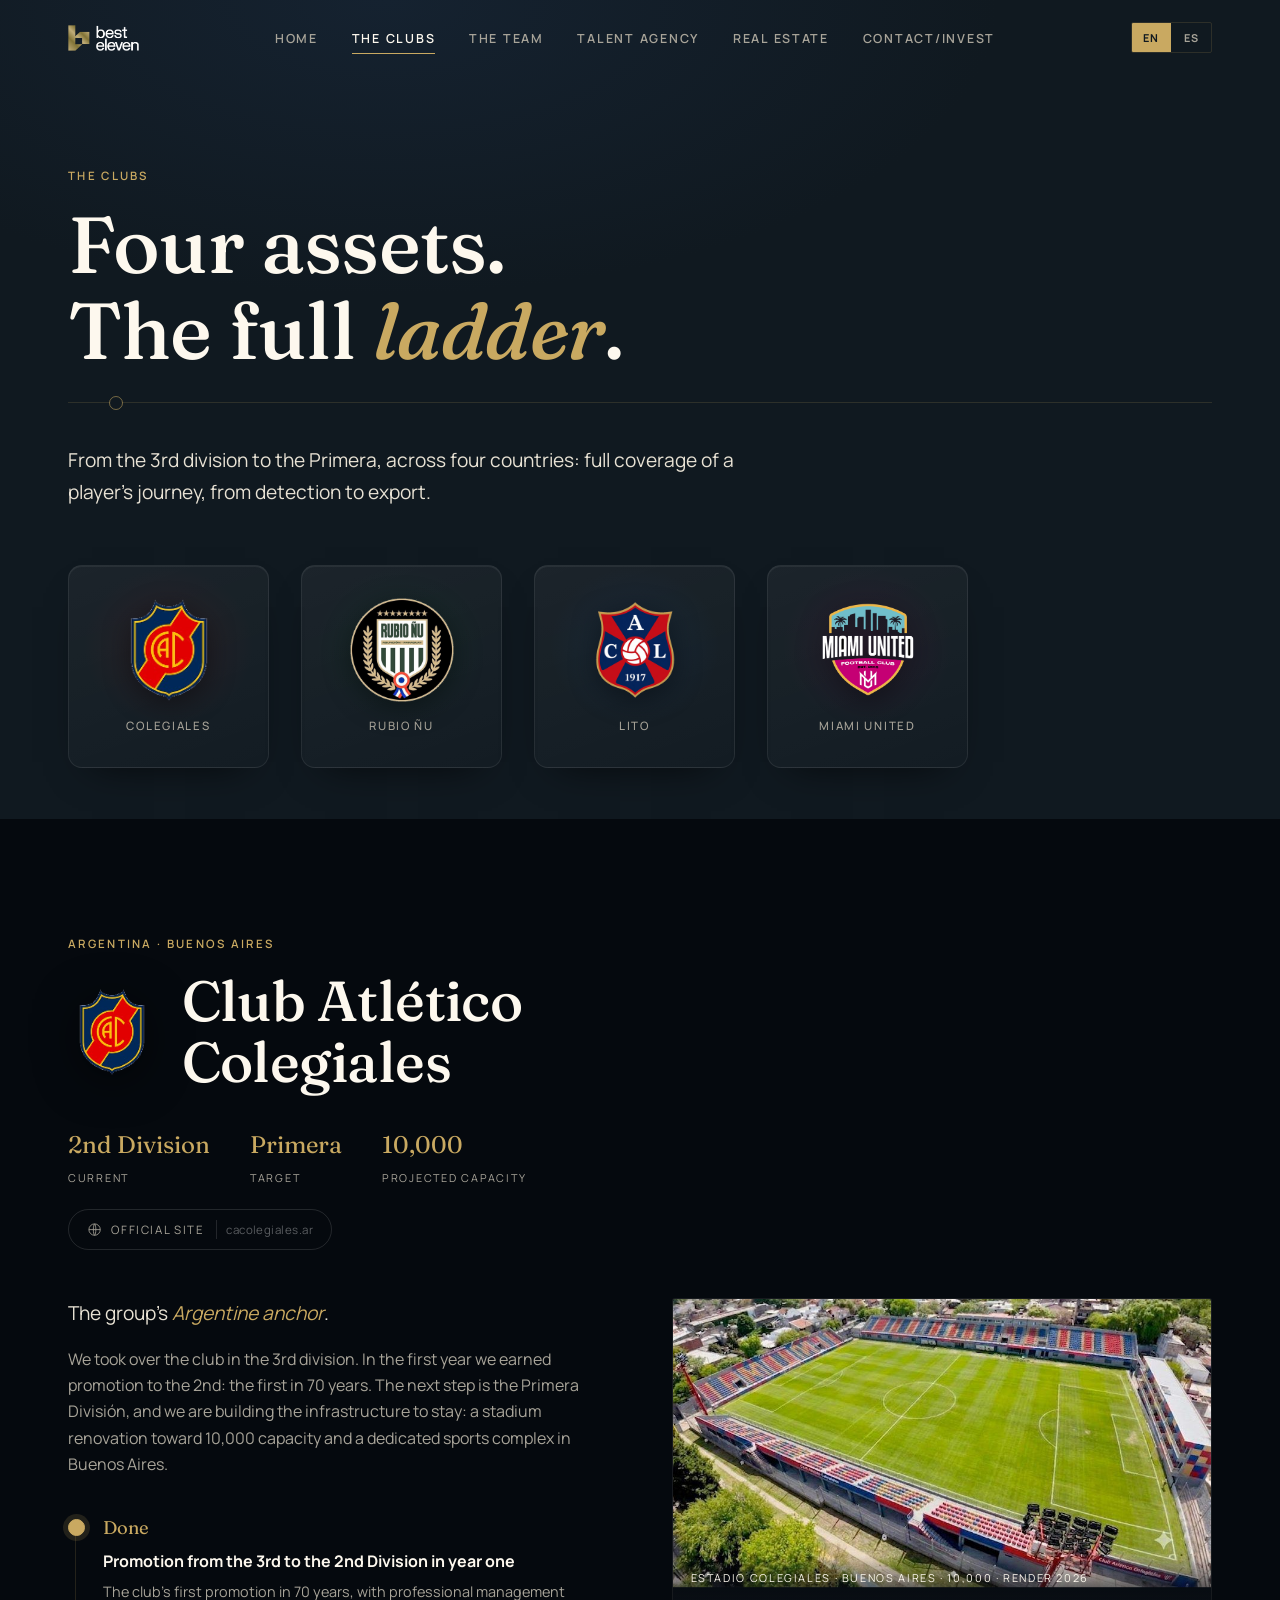
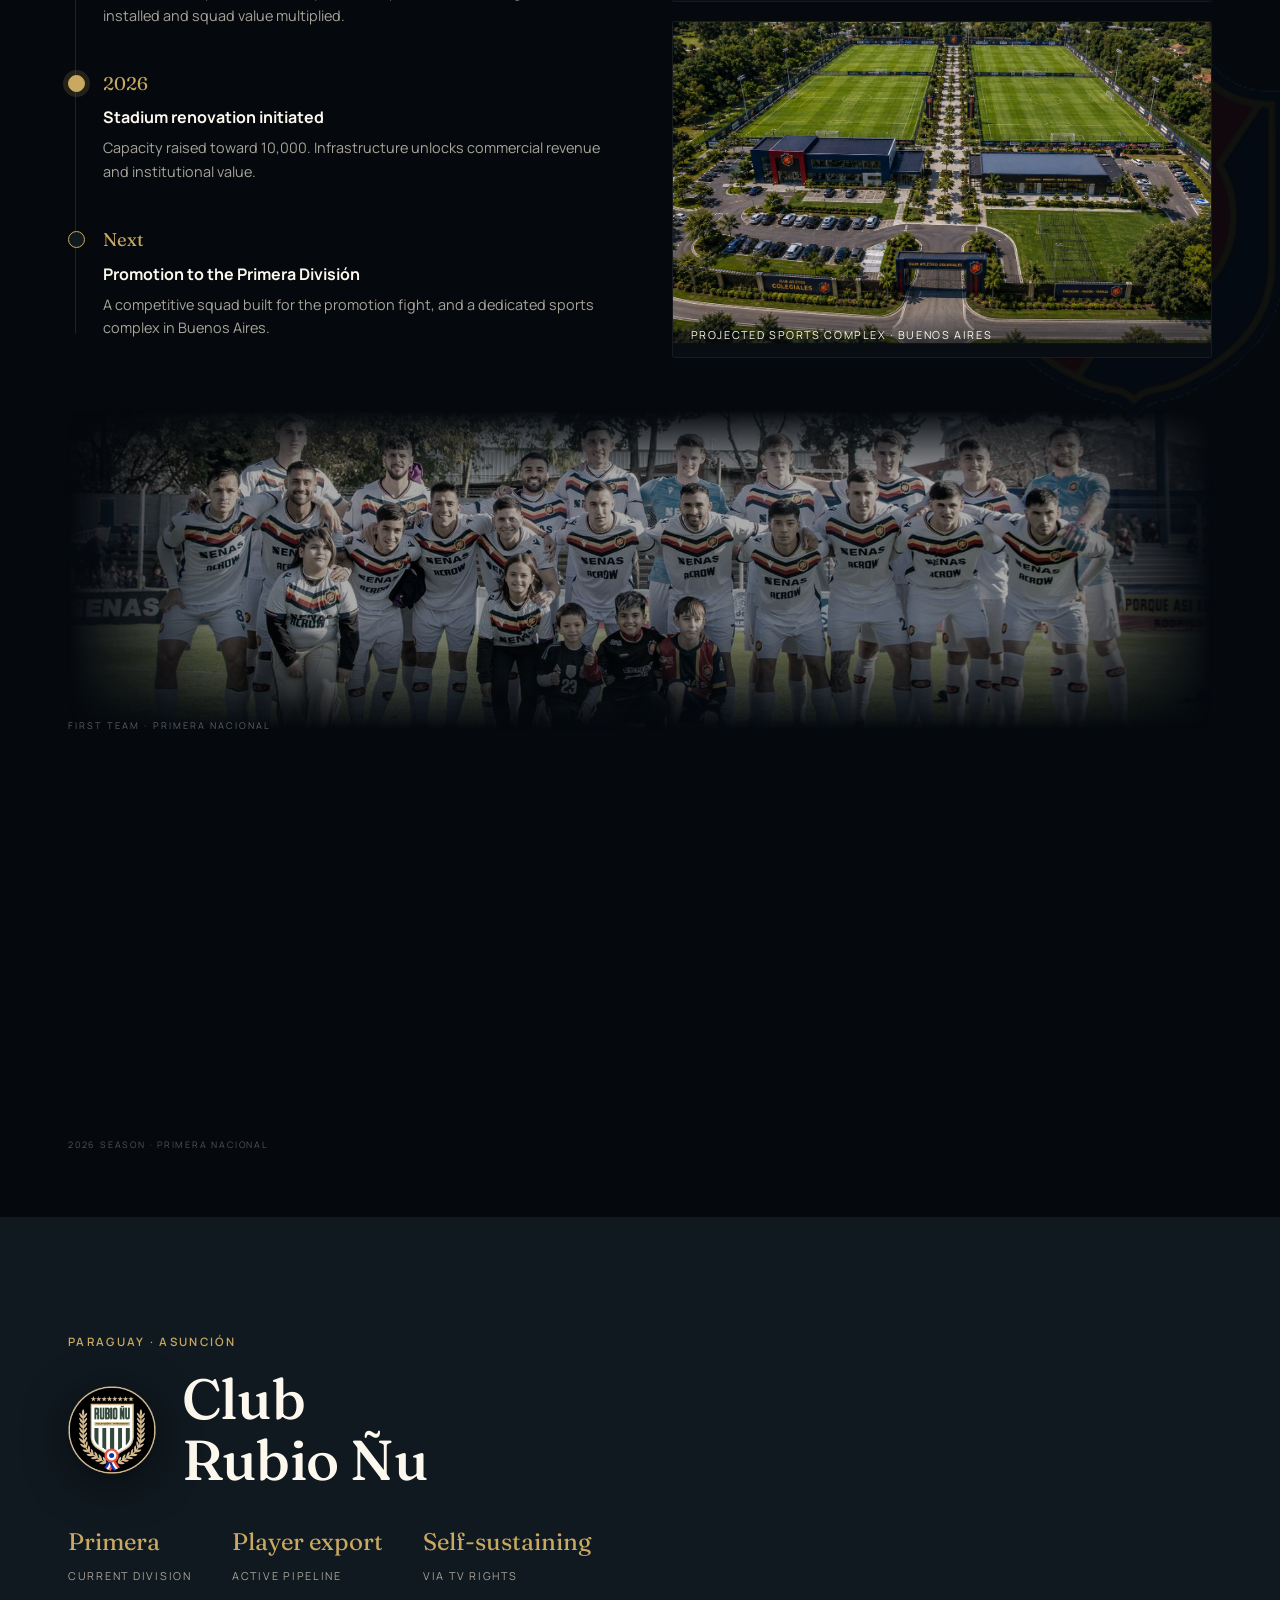
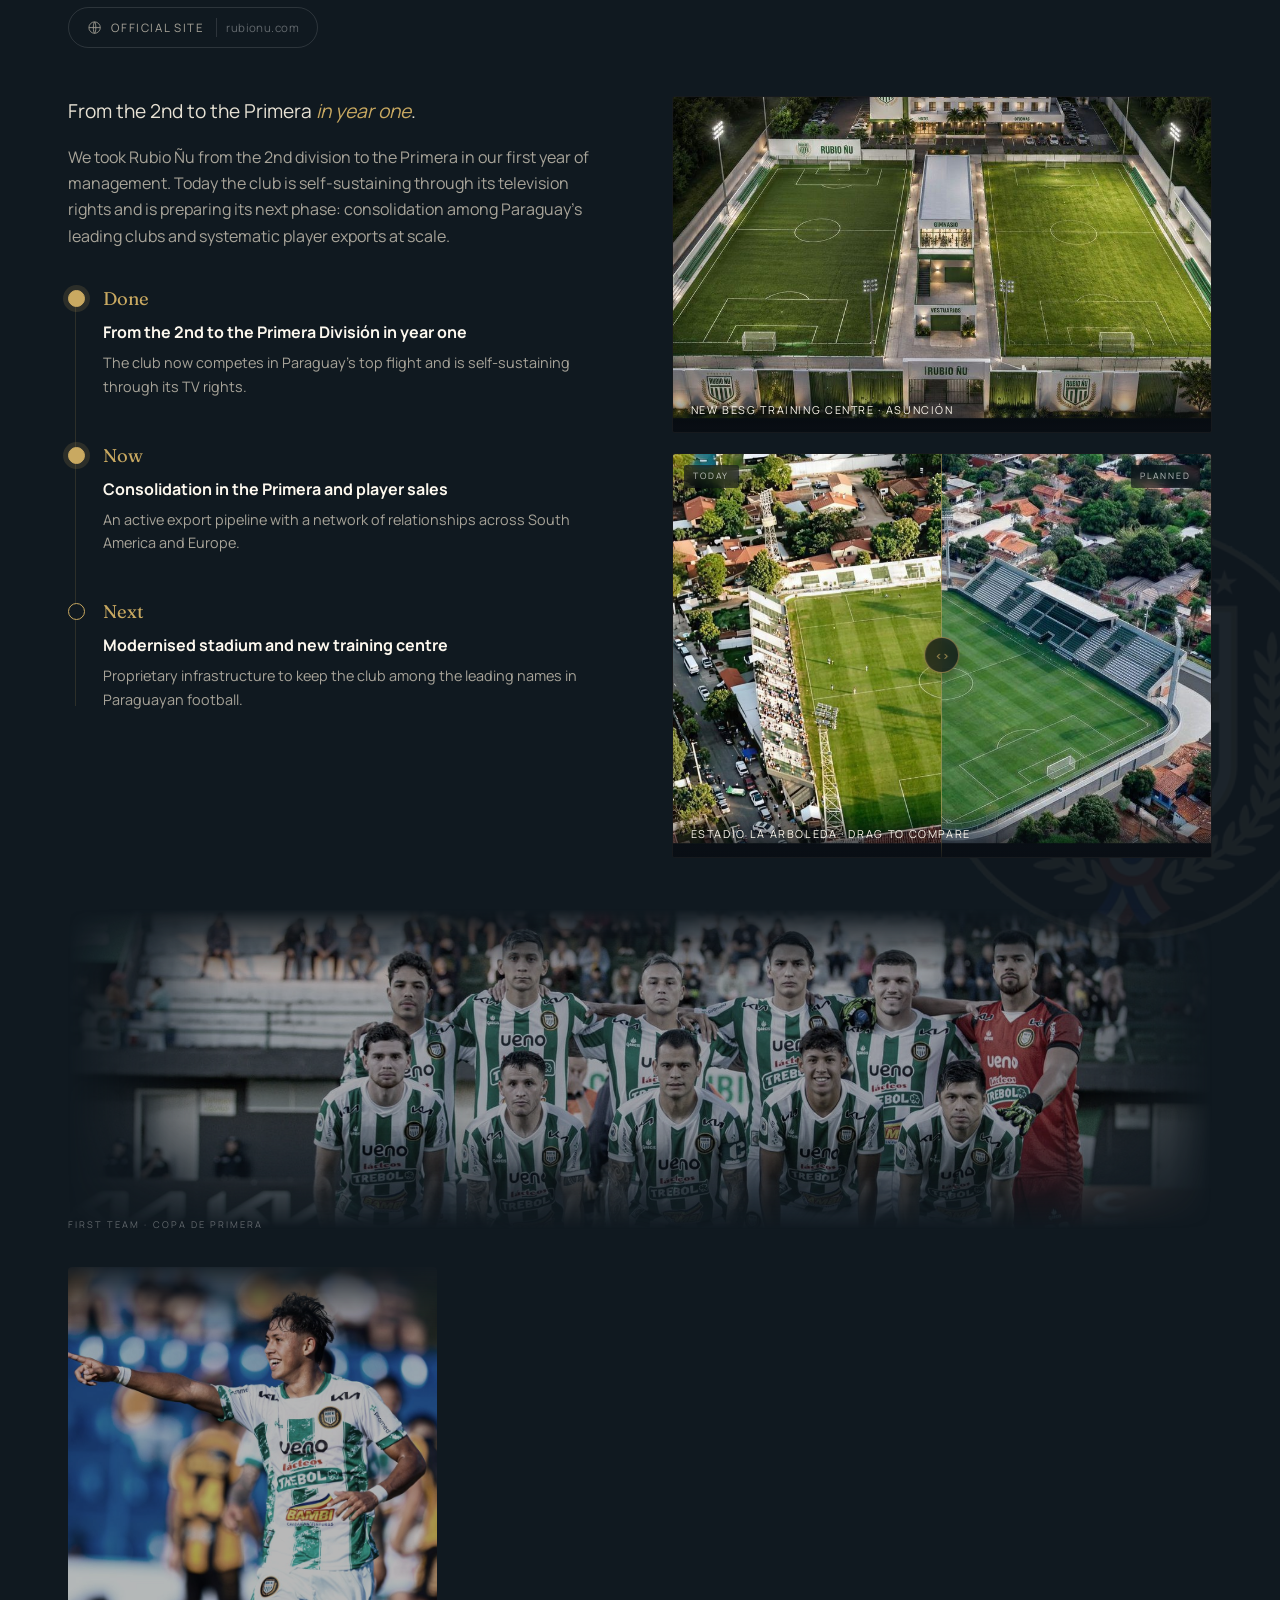
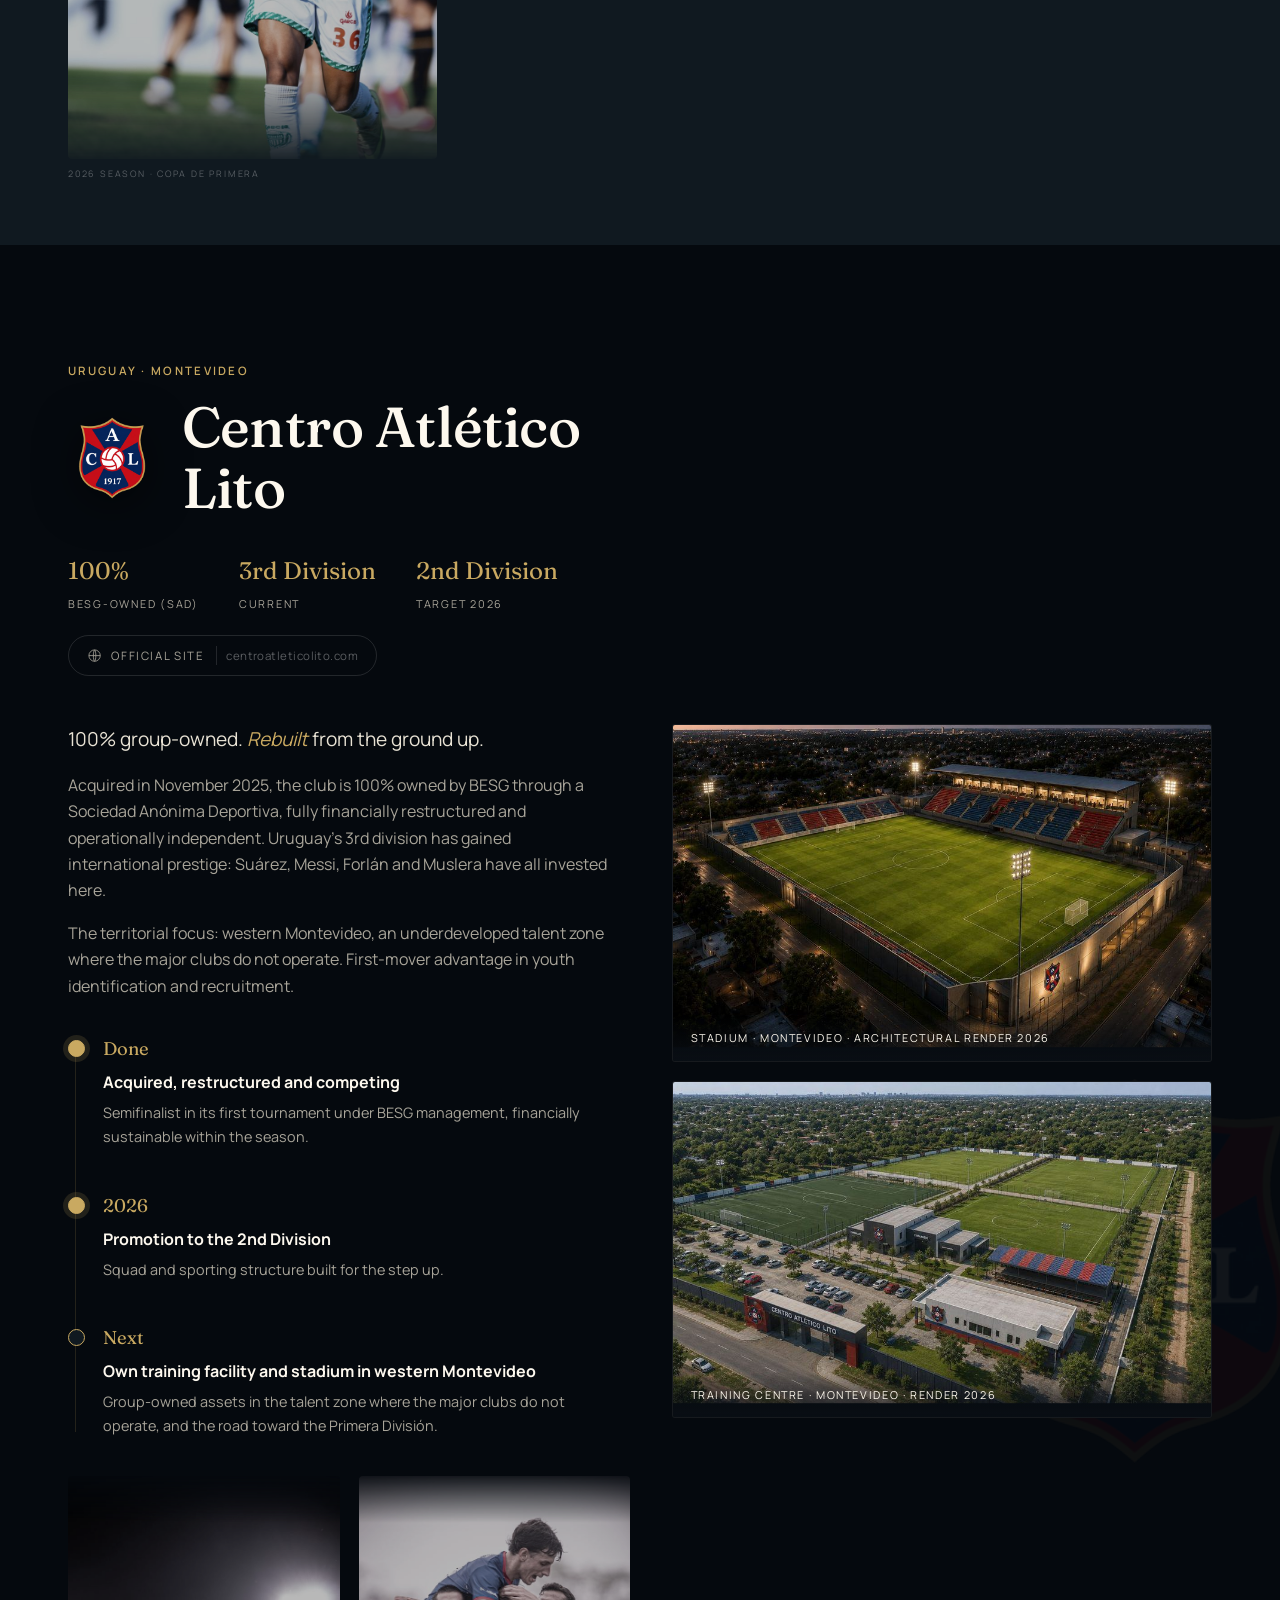
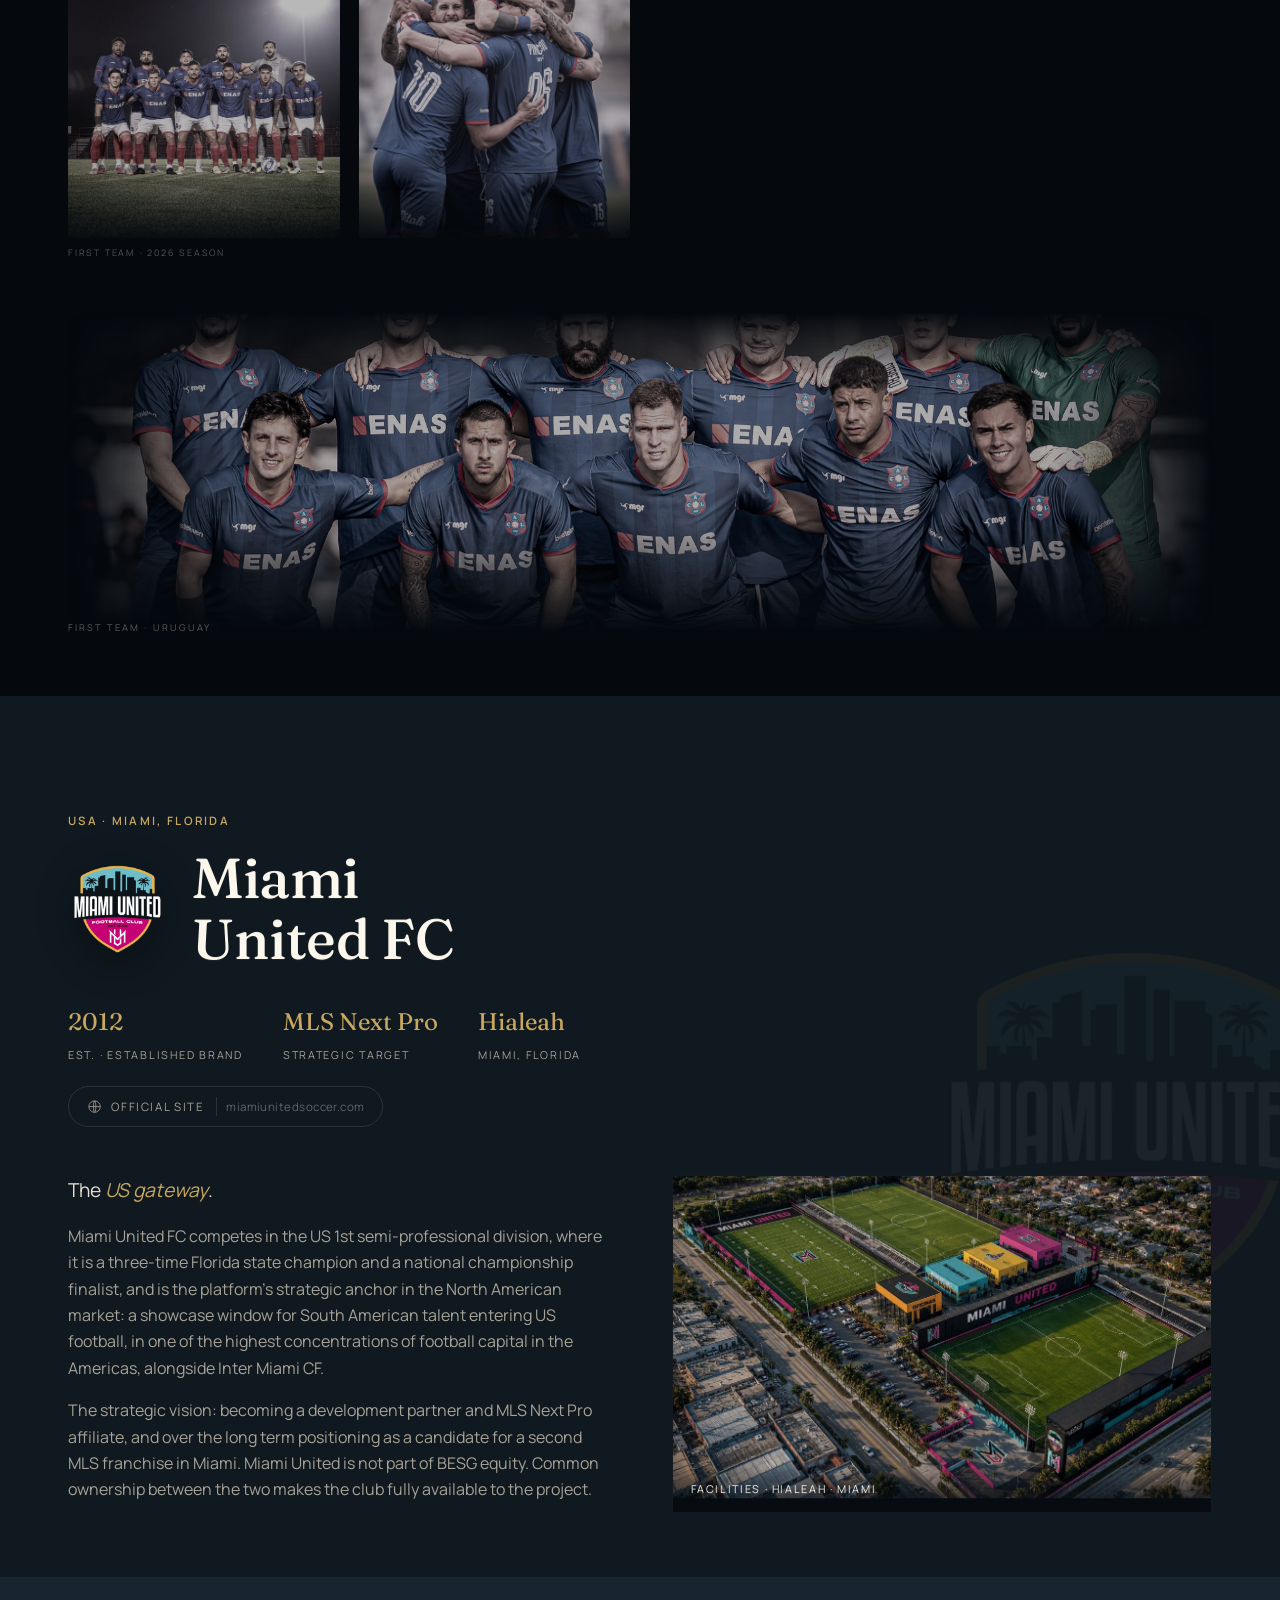
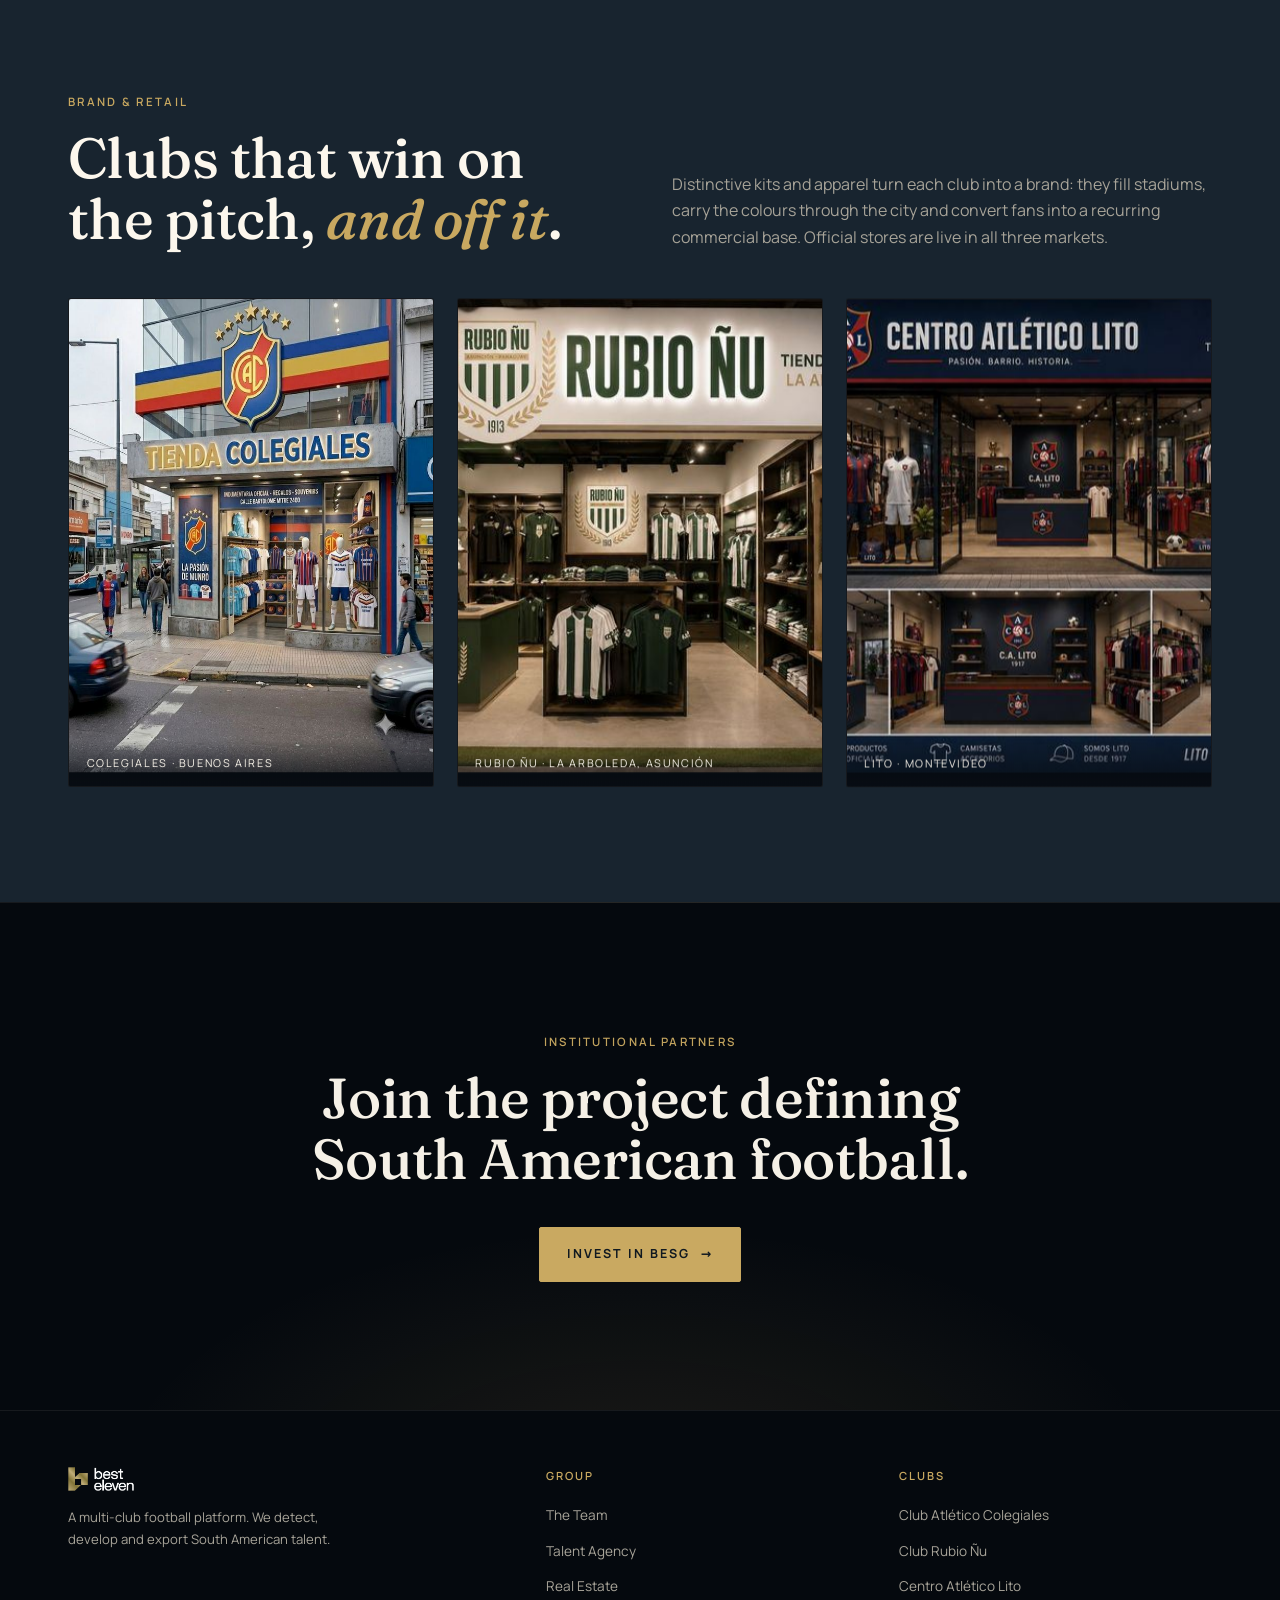
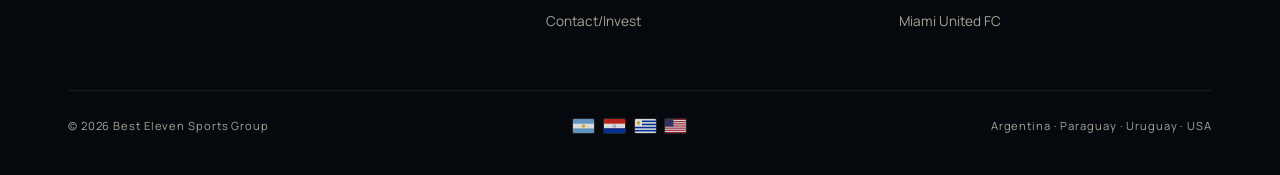
<file: clubs.html>
<!DOCTYPE html>
<html lang="en" class="no-js">
<head>
<meta charset="UTF-8">
<meta name="viewport" content="width=device-width, initial-scale=1.0">
<!-- TEMPORARY: keeps the site out of search results while the investor round is open.
     Remove this line and the X-Robots-Tag rule in _headers to go public. -->
<meta name="robots" content="noindex, nofollow, noarchive, nosnippet, noimageindex">
<title>The Clubs — Best Eleven Sports Group</title>
<meta property="og:type" content="website">
<meta property="og:site_name" content="Best Eleven Sports Group">
<meta property="og:title" content="The Clubs — Best Eleven Sports Group">
<meta property="og:description" content="The source of South American football. A multi-club platform that detects, develops and exports the region's next generation of talent.">
<meta property="og:image" content="https://jiconnolly.github.io/best-eleven/og-image.jpg?v=1">
<meta property="og:image:width" content="1200">
<meta property="og:image:height" content="630">
<meta property="og:url" content="https://jiconnolly.github.io/best-eleven/clubs.html">
<meta name="twitter:card" content="summary_large_image">
<meta name="twitter:title" content="The Clubs — Best Eleven Sports Group">
<meta name="twitter:description" content="The source of South American football. A multi-club platform that detects, develops and exports the region's next generation of talent.">
<meta name="twitter:image" content="https://jiconnolly.github.io/best-eleven/og-image.jpg?v=1">
<meta name="description" content="The Best Eleven platform: Club Atlético Colegiales, Club Rubio Ñu, Centro Atlético Lito and Miami United FC.">
<link rel="stylesheet" href="assets/css/fonts.css">
<link rel="stylesheet" href="assets/css/main.css?v=3">
<link rel="icon" type="image/png" href="assets/img/b11-mark.png">
</head>
<body>

<nav class="nav">
  <div class="nav-inner">
    <a href="index.html" class="nav-logo" aria-label="Best Eleven Sports Group"><img src="assets/img/logo-besg.png" alt="Best Eleven"></a>
    <ul class="nav-links">
      <li><a href="index.html" data-es="Inicio">Home</a></li>
      <li><a href="clubs.html" data-es="Los Clubes">The Clubs</a></li>
      <li><a href="team.html" data-es="El Equipo">The Team</a></li>
      <li><a href="agency.html" data-es="Agencia de Talento">Talent Agency</a></li>
      <li><a href="realestate.html">Real Estate</a></li>
      <li><a href="invest.html" data-es="Contacto/Invertir">Contact/Invest</a></li>
    </ul>
    <div style="display:flex;align-items:center;gap:1rem;">
      <div class="lang-toggle" role="group" aria-label="Language">
        <button data-lang="en" type="button">EN</button>
        <button data-lang="es" type="button">ES</button>
      </div>
      <button class="burger" aria-label="Menu" type="button"><span></span><span></span><span></span></button>
    </div>
  </div>
</nav>

<!-- ============ PAGE HERO ============ -->
<header class="section" style="padding-top:calc(var(--nav-h) + clamp(3.5rem,7vw,6rem));padding-bottom:clamp(2.5rem,4vw,4rem);background:radial-gradient(ellipse 80% 60% at 30% 0%,#152230 0%,var(--navy) 60%);">
  <div class="wrap">
    <div class="eyebrow reveal" data-es="Los clubes">The clubs</div>
    <h1 class="display-xl reveal" data-es-html="Cuatro activos.<br>Toda la <em>escalera</em>.">Four assets.<br>The full <em>ladder</em>.</h1>
    <div class="pitch-divider left reveal"><span></span></div>
    <p class="lead reveal" style="max-width:56ch;" data-es="De la tercera división a la Primera, en cuatro países: cobertura completa del recorrido de un jugador, desde la detección hasta la exportación.">From the 3rd division to the Primera, across four countries: full coverage of a player's journey, from detection to export.</p>
    <div class="club-crest-grid reveal" data-delay="0.1">
      <a href="#colegiales" class="crest-btn" style="--glow:#D5202B;" aria-label="Club Atlético Colegiales">
        <span class="crest-btn-inner"><img src="assets/img/crest-colegiales.png" alt="Club Atlético Colegiales" loading="lazy"></span>
        <span class="crest-btn-name">Colegiales</span>
      </a>
      <a href="#rubio-nu" class="crest-btn" style="--glow:#0F9D4C;" aria-label="Club Rubio Ñu">
        <span class="crest-btn-inner"><img src="assets/img/crest-rubio.png" alt="Club Rubio Ñu" loading="lazy"></span>
        <span class="crest-btn-name">Rubio Ñu</span>
      </a>
      <a href="#lito" class="crest-btn" style="--glow:#1E6FD6;" aria-label="Centro Atlético Lito">
        <span class="crest-btn-inner"><img src="assets/img/crest-lito.png" alt="Centro Atlético Lito" loading="lazy"></span>
        <span class="crest-btn-name">Lito</span>
      </a>
      <a href="#miami" class="crest-btn" style="--glow:#C50075;" aria-label="Miami United FC">
        <span class="crest-btn-inner"><img src="assets/img/crest-miami.png" alt="Miami United FC" loading="lazy"></span>
        <span class="crest-btn-name">Miami United</span>
      </a>
    </div>
  </div>
</header>

<!-- ============ COLEGIALES ============ -->
<section id="colegiales" class="club-hero section-tint">
  <img class="watermark" src="assets/img/crest-colegiales.png" alt="" aria-hidden="true">
  <div class="wrap">
    <div class="eyebrow reveal">Argentina · Buenos Aires</div>
    <div class="club-head reveal">
      <img src="assets/img/crest-colegiales.png" alt="Club Atlético Colegiales crest">
      <h2 class="display-lg">Club Atlético<br>Colegiales</h2>
    </div>
    <div class="club-meta reveal">
      <div class="m"><div class="v" data-es="2ª División">2nd Division</div><div class="k" data-es="Actual">Current</div></div>
      <div class="m"><div class="v">Primera</div><div class="k" data-es="Objetivo">Target</div></div>
      <div class="m"><div class="v">10,000</div><div class="k" data-es="Capacidad proyectada">Projected capacity</div></div>
    </div>
        <a class="club-site reveal" href="https://cacolegiales.ar/" target="_blank" rel="noopener"><svg viewBox="0 0 24 24" aria-hidden="true"><circle cx="12" cy="12" r="9"/><path d="M3 12h18"/><path d="M12 3c2.6 2.6 2.6 15.4 0 18"/><path d="M12 3c-2.6 2.6-2.6 15.4 0 18"/></svg><span data-es="Sitio oficial">Official site</span><span class="dom">cacolegiales.ar</span></a>
    <div class="grid-2" style="align-items:start;margin-top:3rem;">
      <div>
        <p class="lead reveal" data-es-html="El <em>ancla argentina</em> del grupo.">The group's <em>Argentine anchor</em>.</p>
        <p class="body reveal" style="margin-top:1rem;" data-es="Tomamos la gestión del club en la tercera división. En el primer año logramos el ascenso a la segunda: el primero en 70 años. El próximo paso es la Primera División, y estamos construyendo la infraestructura para quedarnos: renovación del estadio hacia 10.000 espectadores y un complejo deportivo propio en Buenos Aires.">We took over the club in the 3rd division. In the first year we earned promotion to the 2nd: the first in 70 years. The next step is the Primera División, and we are building the infrastructure to stay: a stadium renovation toward 10,000 capacity and a dedicated sports complex in Buenos Aires.</p>
        <div class="timeline reveal" style="margin-top:2.2rem;">
          <div class="tl-item now"><div class="yr" data-es="Hecho">Done</div><h4 data-es="Ascenso de 3ª a 2ª División en el primer año">Promotion from the 3rd to the 2nd Division in year one</h4><p data-es="El primer ascenso del club en 70 años, con gestión profesional instalada y valor de plantel multiplicado.">The club's first promotion in 70 years, with professional management installed and squad value multiplied.</p></div>
          <div class="tl-item now"><div class="yr">2026</div><h4 data-es="Renovación del estadio iniciada">Stadium renovation initiated</h4><p data-es="Capacidad ampliada hacia 10.000. La infraestructura destraba ingresos comerciales y valor institucional.">Capacity raised toward 10,000. Infrastructure unlocks commercial revenue and institutional value.</p></div>
          <div class="tl-item"><div class="yr" data-es="Próximo">Next</div><h4 data-es="Ascenso a la Primera División">Promotion to the Primera División</h4><p data-es="Plantel competitivo para pelear el ascenso y complejo deportivo propio en Buenos Aires.">A competitive squad built for the promotion fight, and a dedicated sports complex in Buenos Aires.</p></div>
        </div>
      </div>
      <div style="display:grid;gap:1.2rem;">
        <figure class="plate reveal" style="aspect-ratio:16/9;">
          <img src="assets/img/render-colegiales-stadium.jpg" alt="Estadio Colegiales expanded render" loading="lazy">
          <figcaption class="cap">Estadio Colegiales · Buenos Aires · 10,000 · render 2026</figcaption>
        </figure>
        <figure class="plate reveal" data-delay="0.1" style="aspect-ratio:16/10;">
          <img src="assets/img/render-colegiales-training.jpg" alt="Colegiales projected sports complex render" loading="lazy">
          <figcaption class="cap" data-es="Complejo deportivo proyectado · Buenos Aires">Projected sports complex · Buenos Aires</figcaption>
        </figure>
      </div>
    </div>
  

      <figure class="squad-band reveal"><img src="assets/img/squad-colegiales.jpg" alt="" loading="lazy" decoding="async" width="1800" height="750"><figcaption class="cap" data-es="Plantel profesional · Primera Nacional">First team · Primera Nacional</figcaption></figure>

      <div class="action-trio action-four reveal">
        <figure><img src="assets/img/cole-goal.jpg" alt="" loading="lazy" decoding="async" width="660" height="825"></figure>
        <figure><img src="assets/img/cole-keeper.jpg" alt="" loading="lazy" decoding="async" width="660" height="825"></figure>
        <figure><img src="assets/img/cole-three.jpg" alt="" loading="lazy" decoding="async" width="660" height="825"></figure>
        <figure><img src="assets/img/cole-huddle.jpg" alt="" loading="lazy" decoding="async" width="660" height="825"></figure>
      </div>
      <div class="action-trio-cap cap" style="margin-top:0.5rem;font-size:0.56rem;letter-spacing:0.2em;text-transform:uppercase;color:rgba(255,255,255,0.3);" data-es="Temporada 2026 · Primera Nacional">2026 season · Primera Nacional</div>

    </div>
</section>

<!-- ============ RUBIO ÑU ============ -->
<section id="rubio-nu" class="club-hero">
  <img class="watermark" src="assets/img/crest-rubio.png" alt="" aria-hidden="true">
  <div class="wrap">
    <div class="eyebrow reveal">Paraguay · Asunción</div>
    <div class="club-head reveal">
      <img src="assets/img/crest-rubio.png" alt="Club Rubio Ñu crest">
      <h2 class="display-lg">Club<br>Rubio Ñu</h2>
    </div>
    <div class="club-meta reveal">
      <div class="m"><div class="v">Primera</div><div class="k" data-es="División actual">Current division</div></div>
      <div class="m"><div class="v" data-es="Exportación">Player export</div><div class="k" data-es="Pipeline activo">Active pipeline</div></div>
      <div class="m"><div class="v" data-es="Autosustentable">Self-sustaining</div><div class="k" data-es="Vía derechos de TV">Via TV rights</div></div>
    </div>
        <a class="club-site reveal" href="https://rubionu.com" target="_blank" rel="noopener"><svg viewBox="0 0 24 24" aria-hidden="true"><circle cx="12" cy="12" r="9"/><path d="M3 12h18"/><path d="M12 3c2.6 2.6 2.6 15.4 0 18"/><path d="M12 3c-2.6 2.6-2.6 15.4 0 18"/></svg><span data-es="Sitio oficial">Official site</span><span class="dom">rubionu.com</span></a>
    <div class="grid-2" style="align-items:start;margin-top:3rem;">
      <div>
        <p class="lead reveal" data-es-html="De la segunda a la Primera <em>en el primer año</em>.">From the 2nd to the Primera <em>in year one</em>.</p>
        <p class="body reveal" style="margin-top:1rem;" data-es="Llevamos a Rubio Ñu de la segunda división a la Primera en nuestro primer año de gestión. Hoy el club es autosustentable gracias a sus derechos de televisión y prepara su próxima fase: consolidarse entre los protagonistas del fútbol paraguayo y exportar jugadores de manera sistemática.">We took Rubio Ñu from the 2nd division to the Primera in our first year of management. Today the club is self-sustaining through its television rights and is preparing its next phase: consolidation among Paraguay's leading clubs and systematic player exports at scale.</p>
        <div class="timeline reveal" style="margin-top:2.2rem;">
          <div class="tl-item now"><div class="yr" data-es="Hecho">Done</div><h4 data-es="De la 2ª a la Primera División en el primer año">From the 2nd to the Primera División in year one</h4><p data-es="Hoy el club compite en la élite de Paraguay y es autosustentable gracias a sus derechos de TV.">The club now competes in Paraguay's top flight and is self-sustaining through its TV rights.</p></div>
          <div class="tl-item now"><div class="yr" data-es="Hoy">Now</div><h4 data-es="Consolidación en Primera y venta de jugadores">Consolidation in the Primera and player sales</h4><p data-es="Pipeline activo de exportación con red de relaciones en Sudamérica y Europa.">An active export pipeline with a network of relationships across South America and Europe.</p></div>
          <div class="tl-item"><div class="yr" data-es="Próximo">Next</div><h4 data-es="Estadio modernizado y nuevo centro de entrenamiento">Modernised stadium and new training centre</h4><p data-es="Infraestructura propia para sostener al club entre los protagonistas del fútbol paraguayo.">Proprietary infrastructure to keep the club among the leading names in Paraguayan football.</p></div>
        </div>
      </div>
      <div style="display:grid;gap:1.2rem;">
        <figure class="plate reveal" style="aspect-ratio:16/10;">
          <img src="assets/img/render-rubio-training.jpg" alt="New BESG training centre render, Asunción" loading="lazy">
          <figcaption class="cap" data-es="Nuevo centro de entrenamiento BESG · Asunción">New BESG training centre · Asunción</figcaption>
        </figure>
        <figure class="plate reveal" data-delay="0.1" style="aspect-ratio:4/3;">
          <div class="ba" data-ba tabindex="0" role="slider" aria-label="Estadio La Arboleda: hoy y proyecto" aria-valuemin="0" aria-valuemax="100" aria-valuenow="50">
            <img src="assets/img/render-rubio-stadium.jpg" alt="Rubio Ñu stadium modernisation render" loading="lazy">
            <div class="ba-after"><img src="assets/img/before-rubio-stadium.jpg" alt="Estadio La Arboleda hoy" loading="lazy"></div>
            <div class="ba-tag l" data-es="Hoy">Today</div>
            <div class="ba-tag r" data-es="Proyecto">Planned</div>
            <div class="ba-handle"><div class="ba-grip">&#8249;&#8250;</div></div>
          </div>
          <figcaption class="cap" data-es="Estadio La Arboleda · barré para comparar">Estadio La Arboleda · drag to compare</figcaption>
        </figure>
      </div>
    </div>
  

      <figure class="squad-band reveal"><img src="assets/img/squad-rubio.jpg" alt="" loading="lazy" decoding="async" width="1800" height="750"><figcaption class="cap" data-es="Plantel profesional · Copa de Primera">First team · Copa de Primera</figcaption></figure>

      <div class="action-trio reveal">
        <figure><img src="assets/img/action-rubio-1.jpg" alt="" loading="lazy" decoding="async" width="900" height="1200"></figure>
        <figure><img src="assets/img/action-rubio-2.jpg" alt="" loading="lazy" decoding="async" width="900" height="1200"></figure>
        <figure><img src="assets/img/action-rubio-3.jpg" alt="" loading="lazy" decoding="async" width="900" height="1200"></figure>
      </div>
      <div class="action-trio-cap cap" style="margin-top:0.5rem;font-size:0.56rem;letter-spacing:0.2em;text-transform:uppercase;color:rgba(255,255,255,0.3);" data-es="Temporada 2026 · Copa de Primera">2026 season · Copa de Primera</div>
    </div>
</section>

<!-- ============ LITO ============ -->
<section id="lito" class="club-hero section-tint">
  <img class="watermark" src="assets/img/crest-lito.png" alt="" aria-hidden="true">
  <div class="wrap">
    <div class="eyebrow reveal">Uruguay · Montevideo</div>
    <div class="club-head reveal">
      <img src="assets/img/crest-lito.png" alt="Centro Atlético Lito crest">
      <h2 class="display-lg">Centro Atlético<br>Lito</h2>
    </div>
    <div class="club-meta reveal">
      <div class="m"><div class="v">100%</div><div class="k" data-es="Propiedad BESG (SAD)">BESG-owned (SAD)</div></div>
      <div class="m"><div class="v" data-es="3ª División">3rd Division</div><div class="k" data-es="Actual">Current</div></div>
      <div class="m"><div class="v" data-es="2ª División">2nd Division</div><div class="k" data-es="Objetivo 2026">Target 2026</div></div>
    </div>
        <a class="club-site reveal" href="https://centroatleticolito.com" target="_blank" rel="noopener"><svg viewBox="0 0 24 24" aria-hidden="true"><circle cx="12" cy="12" r="9"/><path d="M3 12h18"/><path d="M12 3c2.6 2.6 2.6 15.4 0 18"/><path d="M12 3c-2.6 2.6-2.6 15.4 0 18"/></svg><span data-es="Sitio oficial">Official site</span><span class="dom">centroatleticolito.com</span></a>
    <div class="grid-2" style="align-items:start;margin-top:3rem;">
      <div>
        <p class="lead reveal" data-es-html="100% del grupo. <em>Reconstruido</em> desde cero.">100% group-owned. <em>Rebuilt</em> from the ground up.</p>
        <p class="body reveal" style="margin-top:1rem;" data-es="Adquirido en noviembre de 2025, el club es 100% propiedad de BESG bajo una Sociedad Anónima Deportiva, totalmente reestructurado en lo financiero y operativamente independiente. La tercera división uruguaya ganó prestigio internacional: Suárez, Messi, Forlán y Muslera han invertido en ella.">Acquired in November 2025, the club is 100% owned by BESG through a Sociedad Anónima Deportiva, fully financially restructured and operationally independent. Uruguay's 3rd division has gained international prestige: Suárez, Messi, Forlán and Muslera have all invested here.</p>
        <p class="body reveal" style="margin-top:1rem;" data-es="El foco territorial: el oeste de Montevideo, una zona de talento subdesarrollada donde los grandes clubes no operan. Ventaja de primer movimiento en identificación y reclutamiento juvenil.">The territorial focus: western Montevideo, an underdeveloped talent zone where the major clubs do not operate. First-mover advantage in youth identification and recruitment.</p>
        <div class="timeline reveal" style="margin-top:2.2rem;">
          <div class="tl-item now"><div class="yr" data-es="Hecho">Done</div><h4 data-es="Adquirido, reestructurado y compitiendo">Acquired, restructured and competing</h4><p data-es="Semifinalista en su primer torneo bajo gestión BESG, con sostenibilidad financiera dentro de la temporada.">Semifinalist in its first tournament under BESG management, financially sustainable within the season.</p></div>
          <div class="tl-item now"><div class="yr">2026</div><h4 data-es="Ascenso a la 2ª División">Promotion to the 2nd Division</h4><p data-es="Plantel y estructura deportiva construidos para el salto de categoría.">Squad and sporting structure built for the step up.</p></div>
          <div class="tl-item"><div class="yr" data-es="Próximo">Next</div><h4 data-es="Predio y estadio propios en el oeste de Montevideo">Own training facility and stadium in western Montevideo</h4><p data-es="Activos del grupo en la zona de talento donde los grandes clubes no operan, y el camino hacia la Primera División.">Group-owned assets in the talent zone where the major clubs do not operate, and the road toward the Primera División.</p></div>
        </div>
      </div>
      <div style="display:grid;gap:1.2rem;">
        <figure class="plate reveal" style="aspect-ratio:16/10;">
          <img src="assets/img/render-lito-stadium.jpg" alt="Lito stadium architectural render, Montevideo" loading="lazy">
          <figcaption class="cap" data-es="Estadio · Montevideo · render arquitectónico 2026">Stadium · Montevideo · architectural render 2026</figcaption>
        </figure>
        <figure class="plate reveal" data-delay="0.1" style="aspect-ratio:16/10;">
          <img src="assets/img/render-lito-training.jpg" alt="Lito training centre render, Montevideo" loading="lazy">
          <figcaption class="cap" data-es="Centro de entrenamiento · Montevideo · render 2026">Training centre · Montevideo · render 2026</figcaption>
        </figure>
      </div>
    </div>
  
      <div class="action-trio action-four reveal">
        <figure><img src="assets/img/lito-squad.jpg" alt="" loading="lazy" decoding="async" width="660" height="825"></figure>
        <figure><img src="assets/img/lito-goal.jpg" alt="" loading="lazy" decoding="async" width="660" height="825"></figure>
        <figure><img src="assets/img/lito-duel.jpg" alt="" loading="lazy" decoding="async" width="660" height="825"></figure>
        <figure><img src="assets/img/lito-match.jpg" alt="" loading="lazy" decoding="async" width="660" height="825"></figure>
      </div>
      <div class="action-trio-cap cap" style="margin-top:0.5rem;font-size:0.56rem;letter-spacing:0.2em;text-transform:uppercase;color:rgba(255,255,255,0.3);" data-es="Plantel profesional · Temporada 2026">First team · 2026 season</div>


      <figure class="squad-band reveal"><img src="assets/img/squad-lito.jpg" alt="" loading="lazy" decoding="async" width="1800" height="750"><figcaption class="cap" data-es="Plantel profesional · Uruguay">First team · Uruguay</figcaption></figure>
    </div>
</section>

<!-- ============ MIAMI ============ -->
<section id="miami" class="club-hero">
  <img class="watermark" src="assets/img/crest-miami.png" alt="" aria-hidden="true">
  <div class="wrap">
    <div class="eyebrow reveal">USA · Miami, Florida</div>
    <div class="club-head reveal">
      <img src="assets/img/crest-miami.png" alt="Miami United FC crest">
      <h2 class="display-lg">Miami<br>United FC</h2>
    </div>
    <div class="club-meta reveal">
      <div class="m"><div class="v">2012</div><div class="k" data-es="Fundado · marca establecida">Est. · established brand</div></div>
      <div class="m"><div class="v">MLS Next Pro</div><div class="k" data-es="Objetivo estratégico">Strategic target</div></div>
      <div class="m"><div class="v">Hialeah</div><div class="k" data-es="Miami, Florida">Miami, Florida</div></div>
    </div>
        <a class="club-site reveal" href="https://www.miamiunitedsoccer.com/" target="_blank" rel="noopener"><svg viewBox="0 0 24 24" aria-hidden="true"><circle cx="12" cy="12" r="9"/><path d="M3 12h18"/><path d="M12 3c2.6 2.6 2.6 15.4 0 18"/><path d="M12 3c-2.6 2.6-2.6 15.4 0 18"/></svg><span data-es="Sitio oficial">Official site</span><span class="dom">miamiunitedsoccer.com</span></a>
    <div class="grid-2" style="align-items:start;margin-top:3rem;">
      <div>
        <p class="lead reveal" data-es-html="La <em>puerta de entrada</em> al mercado estadounidense.">The <em>US gateway</em>.</p>
        <p class="body reveal" style="margin-top:1rem;" data-es="Miami United FC compite en la primera división semi-profesional de Estados Unidos, donde es tricampeón estatal de Florida y finalista del campeonato nacional, y es el ancla estratégica del grupo en el mercado norteamericano: una vidriera para el talento sudamericano que ingresa al fútbol de EE.UU., en uno de los mercados con mayor concentración de capital futbolístico del continente, junto a Inter Miami CF.">Miami United FC competes in the US 1st semi-professional division, where it is a three-time Florida state champion and a national championship finalist, and is the platform's strategic anchor in the North American market: a showcase window for South American talent entering US football, in one of the highest concentrations of football capital in the Americas, alongside Inter Miami CF.</p>
        <p class="body reveal" style="margin-top:1rem;" data-es="La visión estratégica: convertirse en socio de desarrollo y afiliado MLS Next Pro, y a largo plazo posicionarse como candidato a una segunda franquicia de MLS en Miami. Miami United no forma parte del capital de BESG. La propiedad común entre ambos hace que el club esté plenamente disponible para el proyecto.">The strategic vision: becoming a development partner and MLS Next Pro affiliate, and over the long term positioning as a candidate for a second MLS franchise in Miami. Miami United is not part of BESG equity. Common ownership between the two makes the club fully available to the project.</p>
      </div>
      <figure class="plate reveal" style="aspect-ratio:16/10;">
        <img src="assets/img/facility-miami.jpg" alt="Miami United multi-sport facility, Hialeah" loading="lazy">
        <figcaption class="cap" data-es="Instalaciones · Hialeah · Miami">Facilities · Hialeah · Miami</figcaption>
      </figure>
    </div>
  </div>
</section>

<!-- ============ BRAND & RETAIL ============ -->
<section class="section section-tint2">
  <div class="wrap">
    <div class="grid-2" style="align-items:end;margin-bottom:3rem;">
      <div class="reveal">
        <div class="eyebrow" data-es="Marca y retail">Brand &amp; retail</div>
        <h2 class="display-lg" data-es-html="Clubes que ganan en la cancha, <em>y fuera de ella</em>.">Clubs that win on the pitch, <em>and off it</em>.</h2>
      </div>
      <p class="body reveal" data-es="Camisetas e indumentaria con identidad convierten a cada club en una marca: llenan estadios, llevan los colores por la ciudad y transforman hinchas en una base comercial recurrente. Las tiendas oficiales ya están operativas en los tres mercados.">Distinctive kits and apparel turn each club into a brand: they fill stadiums, carry the colours through the city and convert fans into a recurring commercial base. Official stores are live in all three markets.</p>
    </div>
    <div class="grid-3">
      <figure class="plate reveal" style="aspect-ratio:3/4;">
        <img src="assets/img/store-colegiales.jpg" alt="Colegiales official store, Buenos Aires" loading="lazy">
        <figcaption class="cap">Colegiales · Buenos Aires</figcaption>
      </figure>
      <figure class="plate reveal" data-delay="0.08" style="aspect-ratio:3/4;">
        <img src="assets/img/store-rubio.jpg" alt="Rubio Ñu official store, Asunción" loading="lazy">
        <figcaption class="cap">Rubio Ñu · La Arboleda, Asunción</figcaption>
      </figure>
      <figure class="plate reveal" data-delay="0.16" style="aspect-ratio:3/4;">
        <img src="assets/img/store-lito.jpg" alt="Lito official store, Montevideo" loading="lazy">
        <figcaption class="cap">Lito · Montevideo</figcaption>
      </figure>
    </div>
  </div>
</section>

<!-- ============ CTA ============ -->
<section class="cta-band">
  <div class="wrap">
    <div class="eyebrow reveal" data-es="Socios institucionales">Institutional partners</div>
    <h2 class="display-lg reveal" data-es-html="Sé parte del proyecto que define el fútbol sudamericano.">Join the project defining South American football.</h2>
    <a href="invest.html" class="btn btn-gold reveal" style="margin-top:1rem;"><span data-es="Invertir en BESG">Invest in BESG</span> <span class="arr">→</span></a>
  </div>
</section>

<footer>
  <div class="wrap">
    <div class="foot-grid">
      <div class="logo">
        <img src="assets/img/logo-besg.png" alt="Best Eleven">
        <p data-es="Plataforma multi-club de fútbol. Detectamos, formamos y exportamos talento sudamericano.">A multi-club football platform. We detect, develop and export South American talent.</p>
      </div>
      <div>
        <h5 data-es="Grupo">Group</h5>
        <ul>
          <li><a href="team.html" data-es="El Equipo">The Team</a></li>
          <li><a href="agency.html" data-es="Agencia de Talento">Talent Agency</a></li>
          <li><a href="realestate.html">Real Estate</a></li>
          <li><a href="invest.html" data-es="Contacto/Invertir">Contact/Invest</a></li>
        </ul>
      </div>
      <div>
        <h5 data-es="Clubes">Clubs</h5>
        <ul>
          <li><a href="clubs.html#colegiales">Club Atlético Colegiales</a></li>
          <li><a href="clubs.html#rubio-nu">Club Rubio Ñu</a></li>
          <li><a href="clubs.html#lito">Centro Atlético Lito</a></li>
          <li><a href="clubs.html#miami">Miami United FC</a></li>
        </ul>
      </div>
    </div>
    <div class="foot-bottom">
      <div>© 2026 Best Eleven Sports Group</div>
      <div class="foot-flags" aria-hidden="true">
        <svg viewBox="0 0 21 14"><rect width="21" height="14" fill="#74ACDF"/><rect y="4.667" width="21" height="4.666" fill="#FFF"/><circle cx="10.5" cy="7" r="1.5" fill="#F6B40E"/></svg>
        <svg viewBox="0 0 21 14"><rect width="21" height="14" fill="#D52B1E"/><rect y="4.667" width="21" height="4.666" fill="#FFF"/><rect y="9.333" width="21" height="4.667" fill="#0038A8"/><circle cx="10.5" cy="7" r="1.35" fill="#FFF" stroke="#0038A8" stroke-width=".35"/></svg>
        <svg viewBox="0 0 21 14"><rect width="21" height="14" fill="#FFF"/><g fill="#0038A8"><rect x="7" y="1.556" width="14" height="1.556"/><rect x="7" y="4.667" width="14" height="1.555"/><rect y="7.778" width="21" height="1.555"/><rect y="10.889" width="21" height="1.556"/></g><circle cx="3.5" cy="3.9" r="1.55" fill="#F6B40E"/></svg>
        <svg viewBox="0 0 21 14"><rect width="21" height="14" fill="#B22234"/><g fill="#FFF"><rect y="1.077" width="21" height="1.077"/><rect y="3.231" width="21" height="1.077"/><rect y="5.385" width="21" height="1.077"/><rect y="7.538" width="21" height="1.077"/><rect y="9.692" width="21" height="1.077"/><rect y="11.846" width="21" height="1.077"/></g><rect width="8.4" height="7.538" fill="#3C3B6E"/></svg>
      </div>
      <div>Argentina · Paraguay · Uruguay · USA</div>
    </div>
  </div>
</footer>

<script src="assets/vendor/gsap.min.js"></script>
<script src="assets/vendor/ScrollTrigger.min.js"></script>
<script src="assets/js/main.js?v=3"></script>
</body>
</html>
</file>
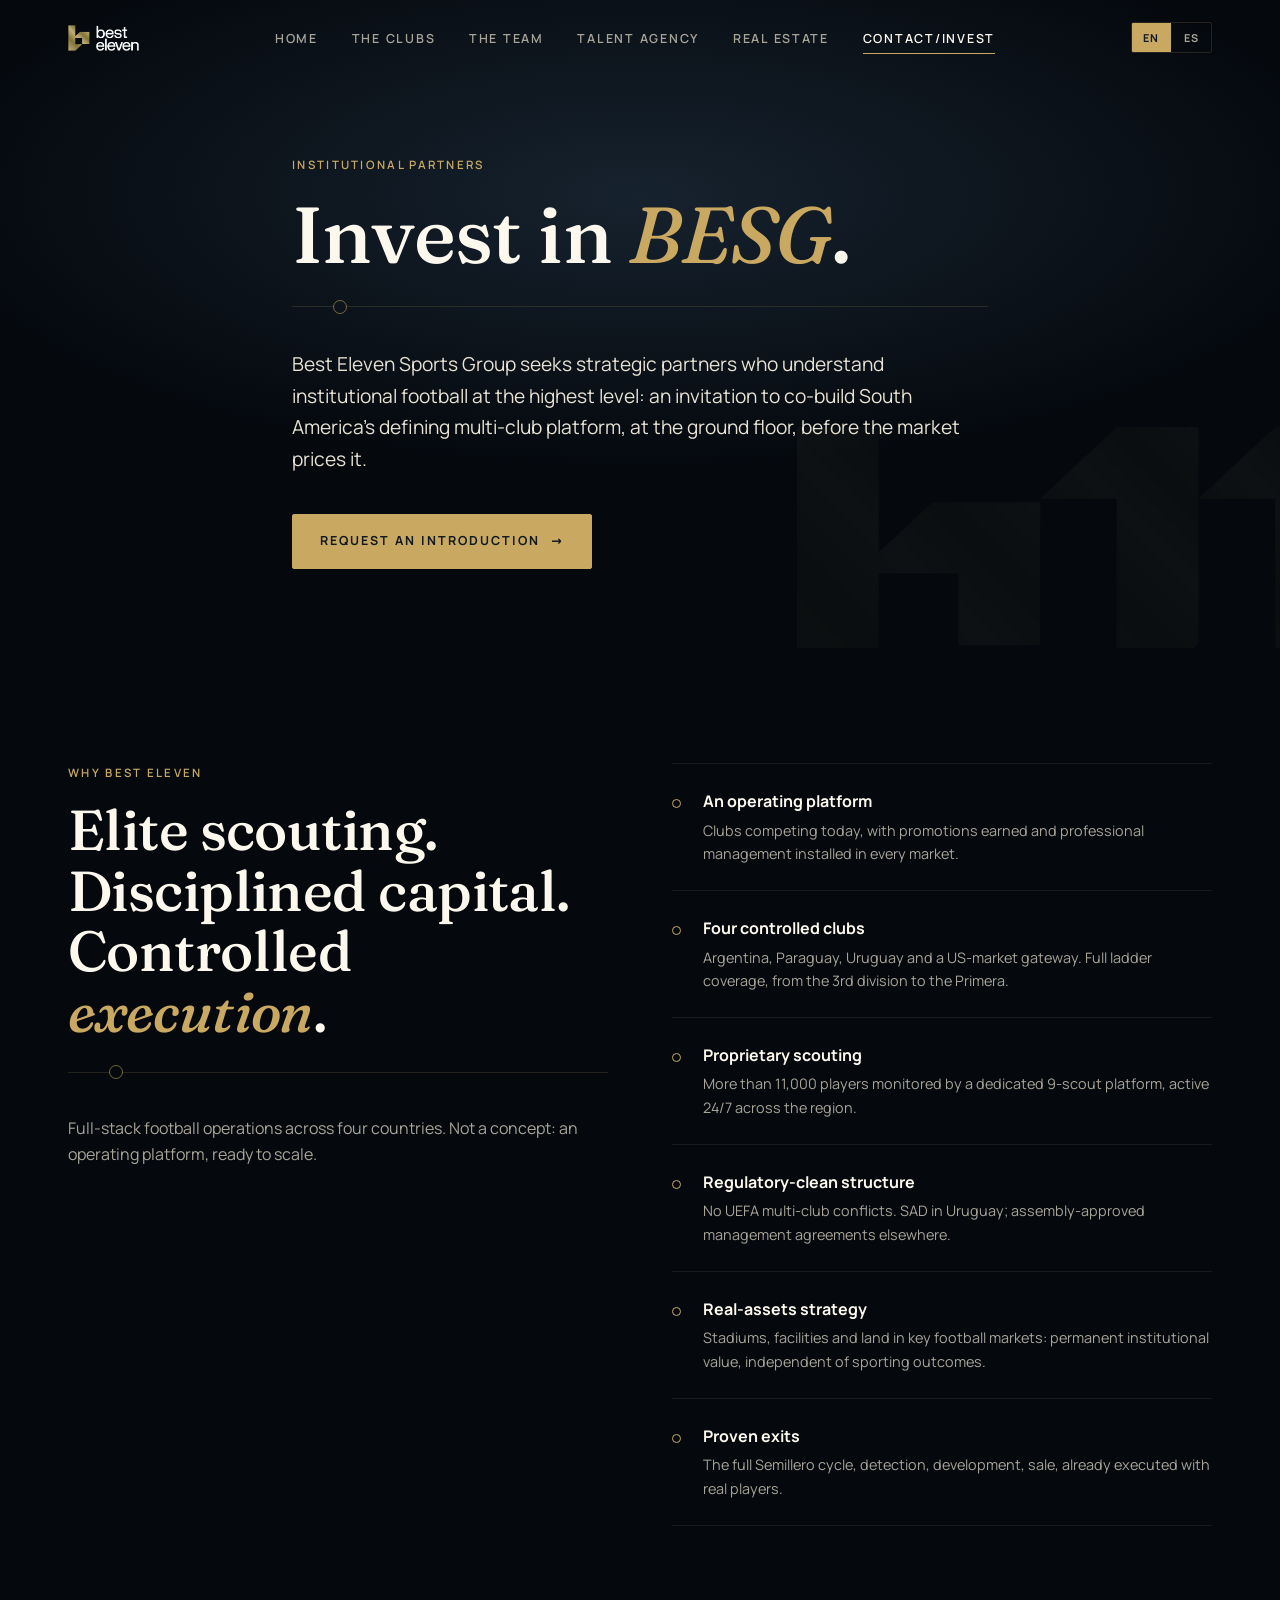
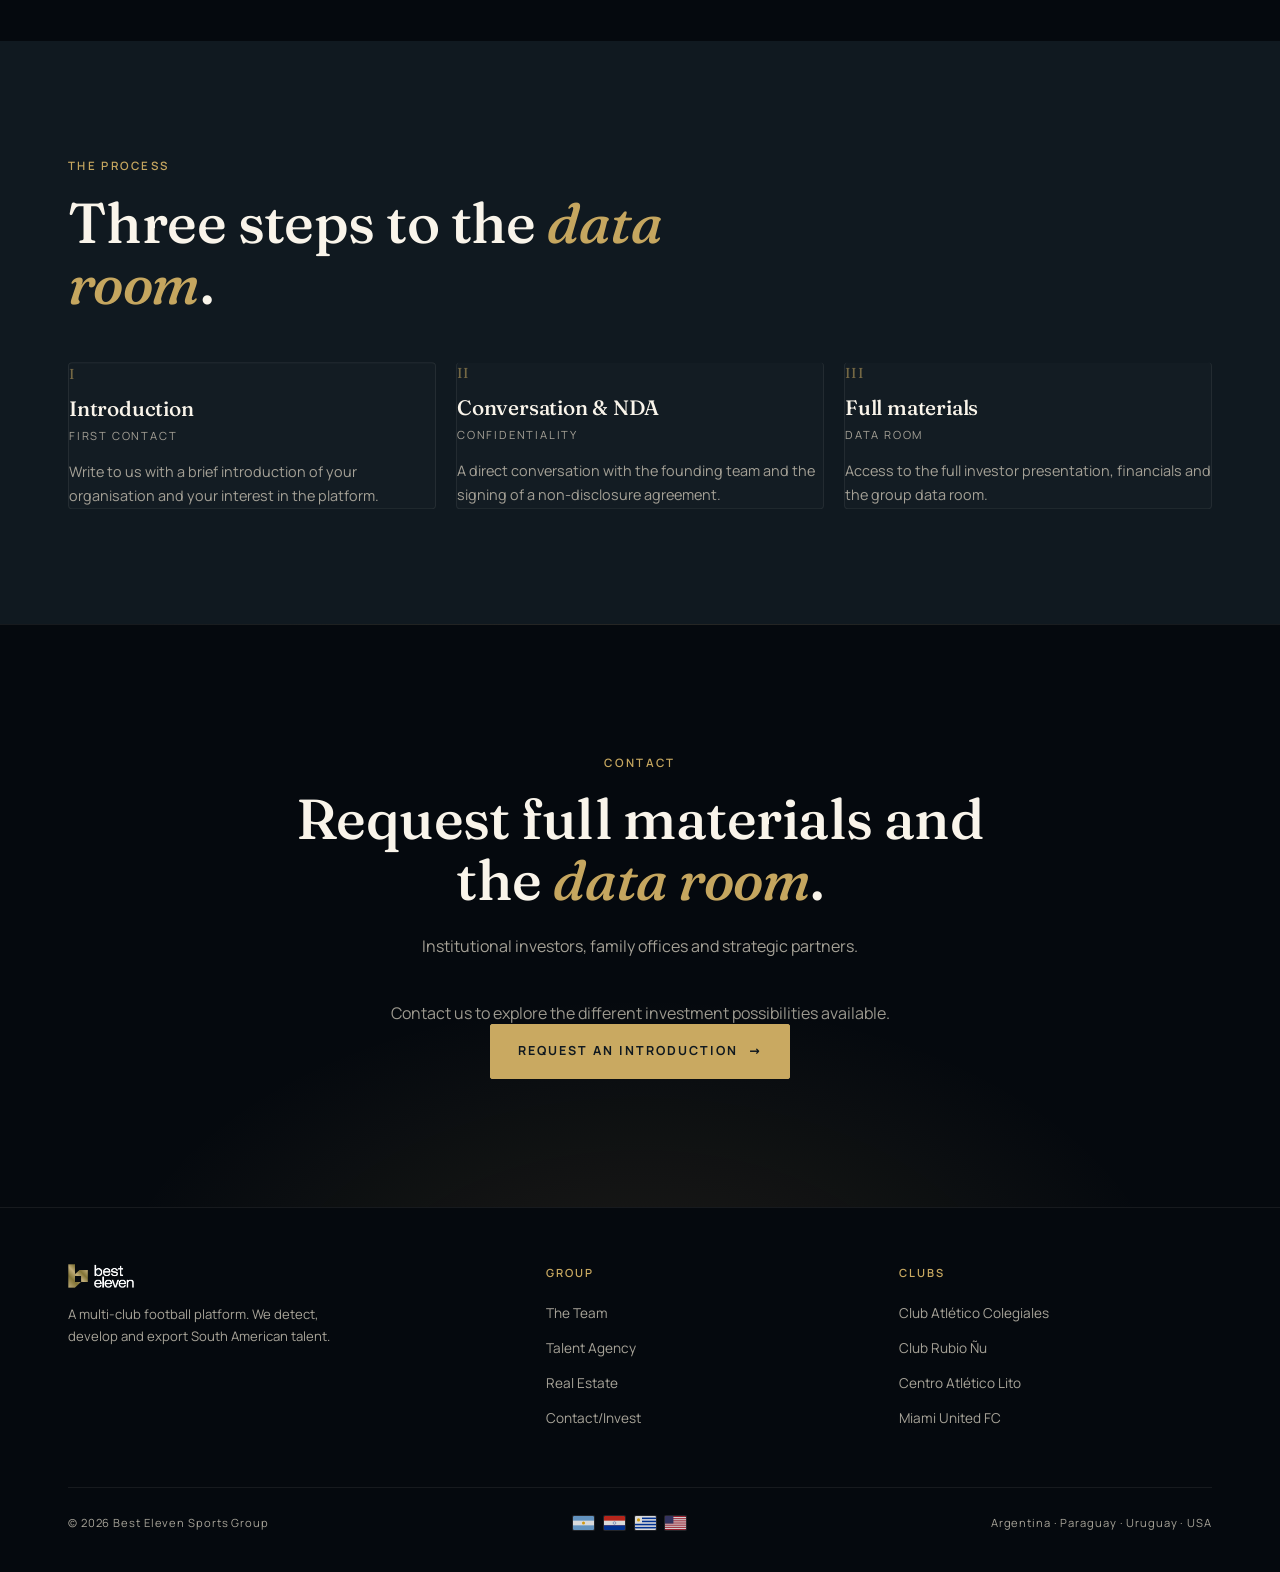
<file: invest.html>
<!DOCTYPE html>
<html lang="en" class="no-js">
<head>
<meta charset="UTF-8">
<meta name="viewport" content="width=device-width, initial-scale=1.0">
<!-- TEMPORARY: keeps the site out of search results while the investor round is open.
     Remove this line and the X-Robots-Tag rule in _headers to go public. -->
<meta name="robots" content="noindex, nofollow, noarchive, nosnippet, noimageindex">
<title>Best Eleven Sports Group</title>
<meta property="og:type" content="website">
<meta property="og:site_name" content="Best Eleven Sports Group">
<meta property="og:title" content="Best Eleven Sports Group">
<meta property="og:description" content="The source of South American football. A multi-club platform that detects, develops and exports the region's next generation of talent.">
<meta property="og:image" content="https://jiconnolly.github.io/best-eleven/og-image.jpg?v=1">
<meta property="og:image:width" content="1200">
<meta property="og:image:height" content="630">
<meta property="og:url" content="https://jiconnolly.github.io/best-eleven/invest.html">
<meta name="twitter:card" content="summary_large_image">
<meta name="twitter:title" content="Best Eleven Sports Group">
<meta name="twitter:description" content="The source of South American football. A multi-club platform that detects, develops and exports the region's next generation of talent.">
<meta name="twitter:image" content="https://jiconnolly.github.io/best-eleven/og-image.jpg?v=1">
<meta name="description" content="Best Eleven Sports Group partners with institutional investors, family offices and strategic partners. Request an introduction.">
<link rel="stylesheet" href="assets/css/fonts.css">
<link rel="stylesheet" href="assets/css/main.css?v=3">
<link rel="icon" type="image/png" href="assets/img/b11-mark.png">
</head>
<body>

<nav class="nav">
  <div class="nav-inner">
    <a href="index.html" class="nav-logo" aria-label="Best Eleven Sports Group"><img src="assets/img/logo-besg.png" alt="Best Eleven"></a>
    <ul class="nav-links">
      <li><a href="index.html" data-es="Inicio">Home</a></li>
      <li><a href="clubs.html" data-es="Los Clubes">The Clubs</a></li>
      <li><a href="team.html" data-es="El Equipo">The Team</a></li>
      <li><a href="agency.html" data-es="Agencia de Talento">Talent Agency</a></li>
      <li><a href="realestate.html">Real Estate</a></li>
      <li><a href="invest.html" data-es="Contacto/Invertir">Contact/Invest</a></li>
    </ul>
    <div style="display:flex;align-items:center;gap:1rem;">
      <div class="lang-toggle" role="group" aria-label="Language">
        <button data-lang="en" type="button">EN</button>
        <button data-lang="es" type="button">ES</button>
      </div>
      <button class="burger" aria-label="Menu" type="button"><span></span><span></span><span></span></button>
    </div>
  </div>
</nav>

<!-- ============ HERO ============ -->
<header class="invest-hero">
  <img class="b11" src="assets/img/b11-mark.png" alt="" aria-hidden="true">
  <div class="wrap">
    <div class="eyebrow reveal" data-es="Socios institucionales">Institutional partners</div>
    <h1 class="display-xl reveal" data-es-html="Invertir en <em>BESG</em>.">Invest in <em>BESG</em>.</h1>
    <div class="pitch-divider left reveal"><span></span></div>
    <p class="lead reveal" style="max-width:58ch;" data-es="Best Eleven Sports Group busca socios estratégicos que entiendan el fútbol institucional al más alto nivel: una invitación a co-construir la plataforma multi-club que define a Sudamérica, desde la planta baja, antes de que el mercado le ponga precio.">Best Eleven Sports Group seeks strategic partners who understand institutional football at the highest level: an invitation to co-build South America's defining multi-club platform, at the ground floor, before the market prices it.</p>
    <div class="hero-ctas reveal" style="opacity:1;">
      <a href="#contact" class="btn btn-gold"><span data-es="Solicitar una introducción">Request an introduction</span> <span class="arr">→</span></a>
    </div>
  </div>
</header>

<!-- ============ WHY ============ -->
<section class="section section-tint">
  <div class="wrap">
    <div class="grid-2" style="align-items:start;">
      <div class="reveal">
        <div class="eyebrow" data-es="Por qué Best Eleven">Why Best Eleven</div>
        <h2 class="display-lg" data-es-html="Scouting de élite. Capital disciplinado. Ejecución <em>controlada</em>.">Elite scouting. Disciplined capital. Controlled <em>execution</em>.</h2>
        <div class="pitch-divider left"><span></span></div>
        <p class="body" data-es="Operación integral de fútbol en cuatro países. No es un concepto: es una plataforma en funcionamiento, lista para escalar.">Full-stack football operations across four countries. Not a concept: an operating platform, ready to scale.</p>
      </div>
      <div class="pill-list reveal">
        <div class="pill"><div class="dot"></div><div><h4 data-es="Plataforma en operación">An operating platform</h4><p data-es="Clubes compitiendo hoy, con ascensos logrados y gestión profesional instalada en cada mercado.">Clubs competing today, with promotions earned and professional management installed in every market.</p></div></div>
        <div class="pill"><div class="dot"></div><div><h4 data-es="Cuatro clubes bajo control">Four controlled clubs</h4><p data-es="Argentina, Paraguay, Uruguay y una puerta de entrada al mercado de EE.UU. Cobertura completa, de la tercera división a la Primera.">Argentina, Paraguay, Uruguay and a US-market gateway. Full ladder coverage, from the 3rd division to the Primera.</p></div></div>
        <div class="pill"><div class="dot"></div><div><h4 data-es="Scouting propietario">Proprietary scouting</h4><p data-es="Más de 11.000 jugadores monitoreados por una plataforma dedicada de 9 scouts, activa 24/7 en toda la región.">More than 11,000 players monitored by a dedicated 9-scout platform, active 24/7 across the region.</p></div></div>
        <div class="pill"><div class="dot"></div><div><h4 data-es="Estructura limpia a nivel regulatorio">Regulatory-clean structure</h4><p data-es="Sin conflictos multi-club en UEFA. SAD en Uruguay; acuerdos de gestión aprobados por asamblea en los demás mercados.">No UEFA multi-club conflicts. SAD in Uruguay; assembly-approved management agreements elsewhere.</p></div></div>
        <div class="pill"><div class="dot"></div><div><h4 data-es="Estrategia de activos reales">Real-assets strategy</h4><p data-es="Estadios, predios y tierra en mercados clave del fútbol: valor institucional permanente, independiente del resultado deportivo.">Stadiums, facilities and land in key football markets: permanent institutional value, independent of sporting outcomes.</p></div></div>
        <div class="pill"><div class="dot"></div><div><h4 data-es="Salidas probadas">Proven exits</h4><p data-es="El ciclo completo del Semillero, detección, formación, venta, ya ejecutado con jugadores reales.">The full Semillero cycle, detection, development, sale, already executed with real players.</p></div></div>
      </div>
    </div>
  </div>
</section>

<!-- ============ PROCESS ============ -->
<section class="section">
  <div class="wrap">
    <div class="reveal" style="max-width:640px;margin-bottom:3rem;">
      <div class="eyebrow" data-es="El proceso">The process</div>
      <h2 class="display-lg" data-es-html="Tres pasos hacia el <em>data room</em>.">Three steps to the <em>data room</em>.</h2>
    </div>
    <div class="semillero reveal">
      <div class="sem-step">
        <div class="num">I</div>
        <h3 data-es="Introducción">Introduction</h3>
        <div class="tag" data-es="Primer contacto">First contact</div>
        <p data-es="Escribinos con una breve presentación de tu organización y tu interés en la plataforma.">Write to us with a brief introduction of your organisation and your interest in the platform.</p>
      </div>
      <div class="sem-step">
        <div class="num">II</div>
        <h3 data-es="Conversación y NDA">Conversation &amp; NDA</h3>
        <div class="tag" data-es="Confidencialidad">Confidentiality</div>
        <p data-es="Una conversación directa con el equipo fundador y la firma de un acuerdo de confidencialidad.">A direct conversation with the founding team and the signing of a non-disclosure agreement.</p>
      </div>
      <div class="sem-step">
        <div class="num">III</div>
        <h3 data-es="Materiales completos">Full materials</h3>
        <div class="tag" data-es="Data room">Data room</div>
        <p data-es="Acceso a la presentación completa para inversores, los estados financieros y el data room del grupo.">Access to the full investor presentation, financials and the group data room.</p>
      </div>
    </div>
  </div>
</section>

<!-- ============ CONTACT ============ -->
<section id="contact" class="cta-band">
  <div class="wrap">
    <div class="eyebrow reveal" data-es="Contacto">Contact</div>
    <h2 class="display-lg reveal" data-es-html="Solicitá los materiales completos y el <em>data room</em>.">Request full materials and the <em>data room</em>.</h2>
    <p class="reveal" data-es="Inversores institucionales, family offices y socios estratégicos.">Institutional investors, family offices and strategic partners.</p>
    <p class="reveal" style="max-width:600px;margin:1rem auto 0;" data-es="Contactanos para conocer las distintas posibilidades de inversión disponibles.">Contact us to explore the different investment possibilities available.</p>
    <a href="mailto:jconnolly@b11sg.com?subject=BESG%20—%20Introduction%20Request" class="btn btn-gold reveal"><span data-es="Solicitar una introducción">Request an introduction</span> <span class="arr">→</span></a>
  </div>
</section>

<footer>
  <div class="wrap">
    <div class="foot-grid">
      <div class="logo">
        <img src="assets/img/logo-besg.png" alt="Best Eleven">
        <p data-es="Plataforma multi-club de fútbol. Detectamos, formamos y exportamos talento sudamericano.">A multi-club football platform. We detect, develop and export South American talent.</p>
      </div>
      <div>
        <h5 data-es="Grupo">Group</h5>
        <ul>
          <li><a href="team.html" data-es="El Equipo">The Team</a></li>
          <li><a href="agency.html" data-es="Agencia de Talento">Talent Agency</a></li>
          <li><a href="realestate.html">Real Estate</a></li>
          <li><a href="invest.html" data-es="Contacto/Invertir">Contact/Invest</a></li>
        </ul>
      </div>
      <div>
        <h5 data-es="Clubes">Clubs</h5>
        <ul>
          <li><a href="clubs.html#colegiales">Club Atlético Colegiales</a></li>
          <li><a href="clubs.html#rubio-nu">Club Rubio Ñu</a></li>
          <li><a href="clubs.html#lito">Centro Atlético Lito</a></li>
          <li><a href="clubs.html#miami">Miami United FC</a></li>
        </ul>
      </div>
    </div>
    <div class="foot-bottom">
      <div>© 2026 Best Eleven Sports Group</div>
      <div class="foot-flags" aria-hidden="true">
        <svg viewBox="0 0 21 14"><rect width="21" height="14" fill="#74ACDF"/><rect y="4.667" width="21" height="4.666" fill="#FFF"/><circle cx="10.5" cy="7" r="1.5" fill="#F6B40E"/></svg>
        <svg viewBox="0 0 21 14"><rect width="21" height="14" fill="#D52B1E"/><rect y="4.667" width="21" height="4.666" fill="#FFF"/><rect y="9.333" width="21" height="4.667" fill="#0038A8"/><circle cx="10.5" cy="7" r="1.35" fill="#FFF" stroke="#0038A8" stroke-width=".35"/></svg>
        <svg viewBox="0 0 21 14"><rect width="21" height="14" fill="#FFF"/><g fill="#0038A8"><rect x="7" y="1.556" width="14" height="1.556"/><rect x="7" y="4.667" width="14" height="1.555"/><rect y="7.778" width="21" height="1.555"/><rect y="10.889" width="21" height="1.556"/></g><circle cx="3.5" cy="3.9" r="1.55" fill="#F6B40E"/></svg>
        <svg viewBox="0 0 21 14"><rect width="21" height="14" fill="#B22234"/><g fill="#FFF"><rect y="1.077" width="21" height="1.077"/><rect y="3.231" width="21" height="1.077"/><rect y="5.385" width="21" height="1.077"/><rect y="7.538" width="21" height="1.077"/><rect y="9.692" width="21" height="1.077"/><rect y="11.846" width="21" height="1.077"/></g><rect width="8.4" height="7.538" fill="#3C3B6E"/></svg>
      </div>
      <div>Argentina · Paraguay · Uruguay · USA</div>
    </div>
  </div>
</footer>

<script src="assets/vendor/gsap.min.js"></script>
<script src="assets/vendor/ScrollTrigger.min.js"></script>
<script src="assets/js/main.js?v=3"></script>
</body>
</html>
</file>
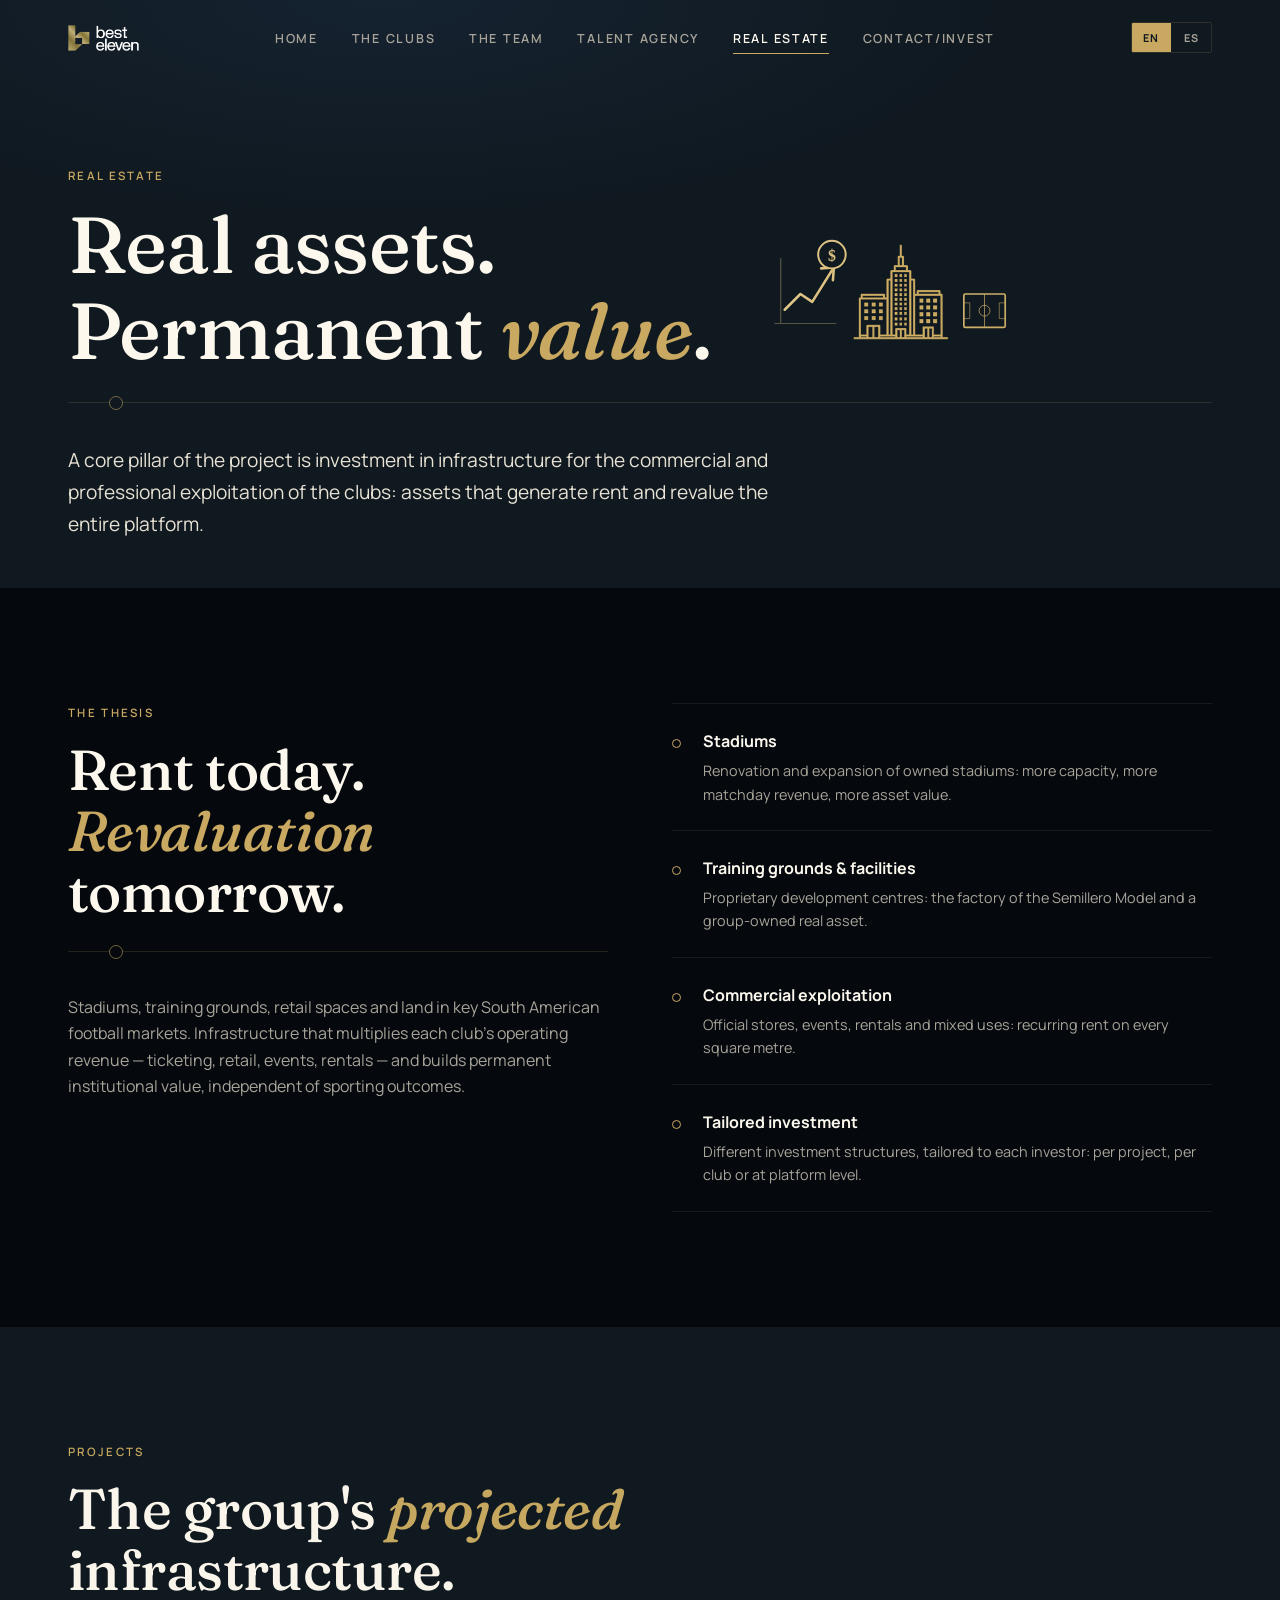
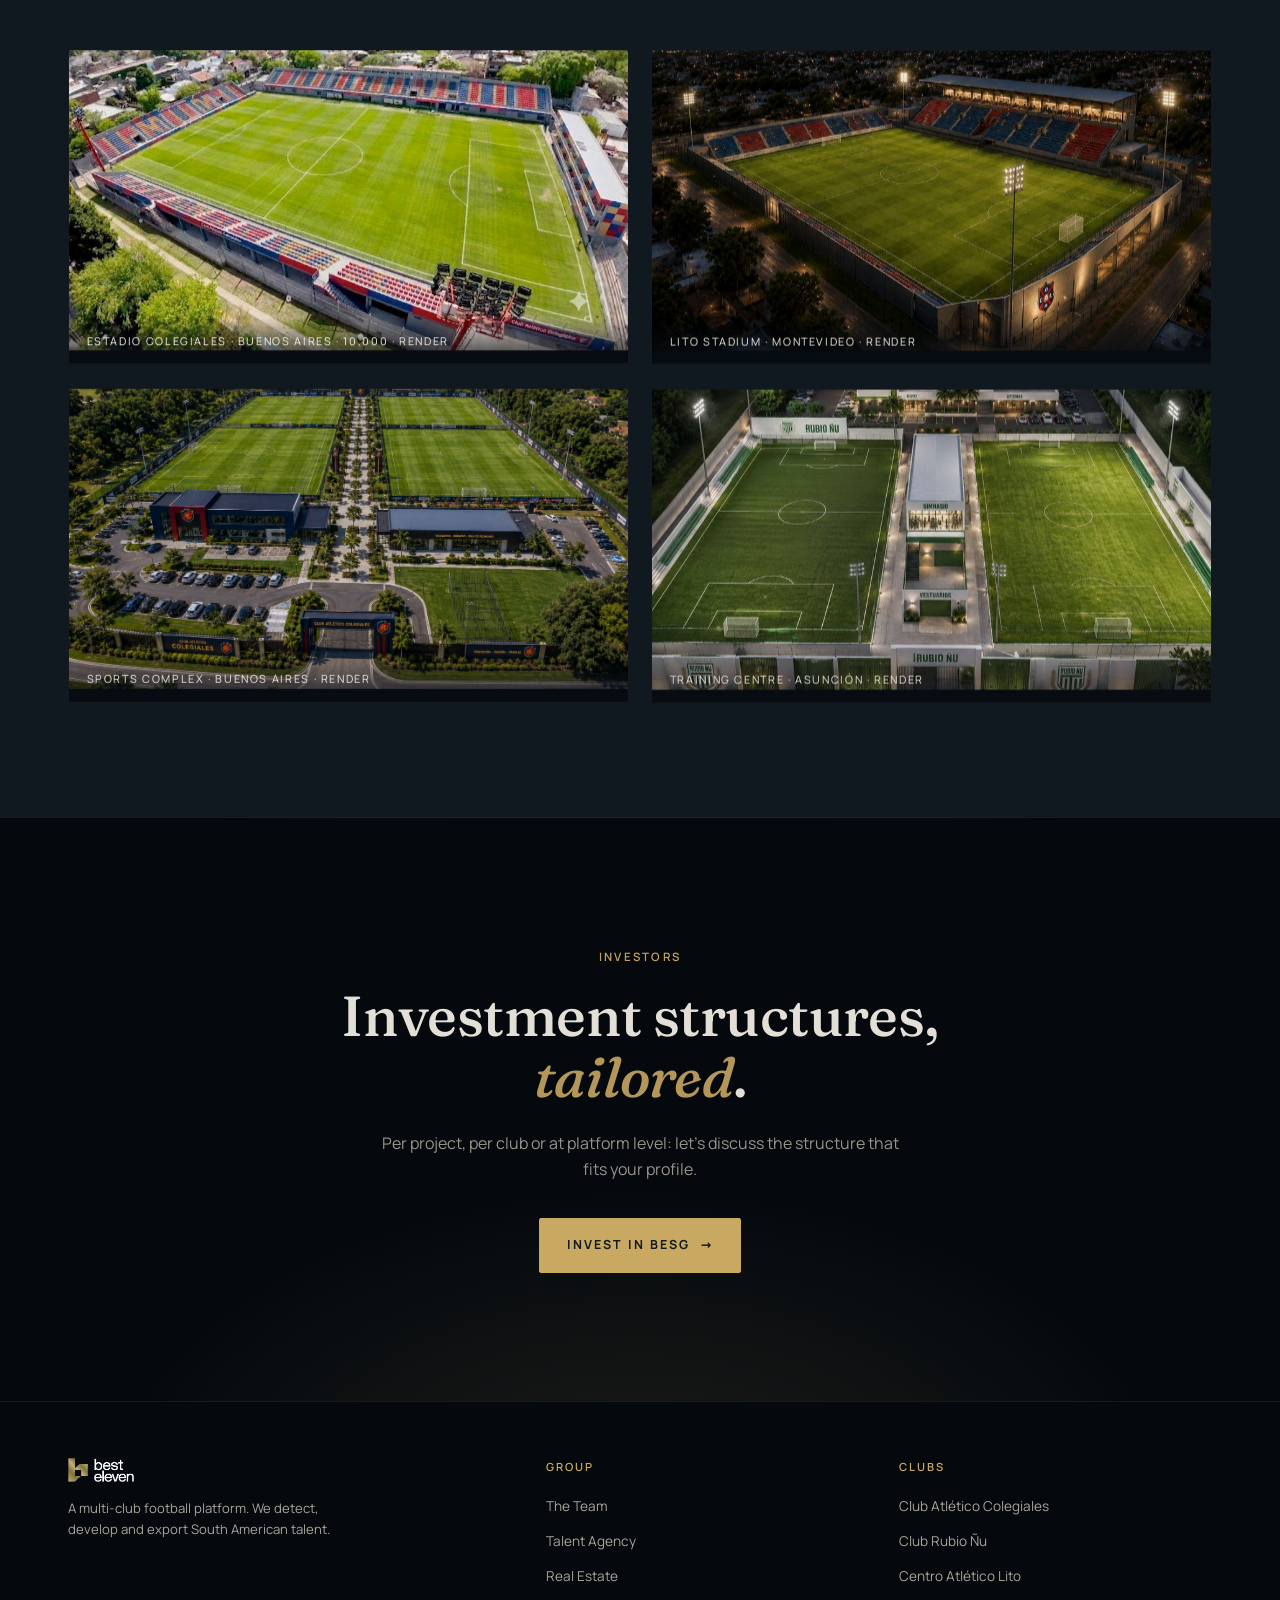
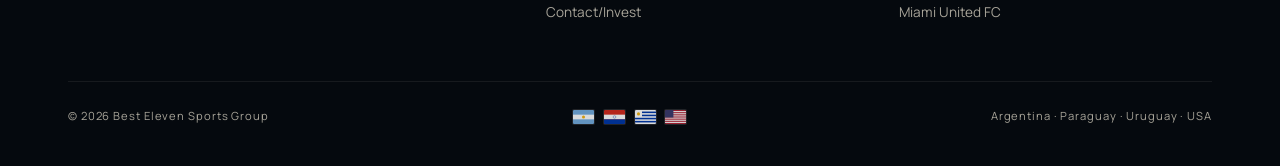
<file: realestate.html>
<!DOCTYPE html>
<html lang="en" class="no-js">
<head>
<meta charset="UTF-8">
<meta name="viewport" content="width=device-width, initial-scale=1.0">
<!-- TEMPORARY: keeps the site out of search results while the investor round is open.
     Remove this line and the X-Robots-Tag rule in _headers to go public. -->
<meta name="robots" content="noindex, nofollow, noarchive, nosnippet, noimageindex">
<title>Real Estate — Best Eleven Sports Group</title>
<meta property="og:type" content="website">
<meta property="og:site_name" content="Best Eleven Sports Group">
<meta property="og:title" content="Real Estate — Best Eleven Sports Group">
<meta property="og:description" content="The source of South American football. A multi-club platform that detects, develops and exports the region's next generation of talent.">
<meta property="og:image" content="https://jiconnolly.github.io/best-eleven/og-image.jpg?v=1">
<meta property="og:image:width" content="1200">
<meta property="og:image:height" content="630">
<meta property="og:url" content="https://jiconnolly.github.io/best-eleven/realestate.html">
<meta name="twitter:card" content="summary_large_image">
<meta name="twitter:title" content="Real Estate — Best Eleven Sports Group">
<meta name="twitter:description" content="The source of South American football. A multi-club platform that detects, develops and exports the region's next generation of talent.">
<meta name="twitter:image" content="https://jiconnolly.github.io/best-eleven/og-image.jpg?v=1">
<meta name="description" content="Infrastructure investment across BESG clubs: stadiums, training facilities and commercial real assets generating rent and platform revaluation.">
<link rel="stylesheet" href="assets/css/fonts.css">
<link rel="stylesheet" href="assets/css/main.css?v=3">
<link rel="icon" type="image/png" href="assets/img/b11-mark.png">
</head>
<body>

<nav class="nav">
  <div class="nav-inner">
    <a href="index.html" class="nav-logo" aria-label="Best Eleven Sports Group"><img src="assets/img/logo-besg.png" alt="Best Eleven"></a>
    <ul class="nav-links">
      <li><a href="index.html" data-es="Inicio">Home</a></li>
      <li><a href="clubs.html" data-es="Los Clubes">The Clubs</a></li>
      <li><a href="team.html" data-es="El Equipo">The Team</a></li>
      <li><a href="agency.html" data-es="Agencia de Talento">Talent Agency</a></li>
      <li><a href="realestate.html">Real Estate</a></li>
      <li><a href="invest.html" data-es="Contacto/Invertir">Contact/Invest</a></li>
    </ul>
    <div style="display:flex;align-items:center;gap:1rem;">
      <div class="lang-toggle" role="group" aria-label="Language">
        <button data-lang="en" type="button">EN</button>
        <button data-lang="es" type="button">ES</button>
      </div>
      <button class="burger" aria-label="Menu" type="button"><span></span><span></span><span></span></button>
    </div>
  </div>
</nav>

<!-- ============ PAGE HERO ============ -->
<header class="section" style="padding-top:calc(var(--nav-h) + clamp(3.5rem,7vw,6rem));padding-bottom:clamp(2rem,4vw,3rem);background:radial-gradient(ellipse 80% 60% at 30% 0%,#152230 0%,var(--navy) 60%);">
  <div class="wrap">
    <div class="eyebrow reveal">Real Estate</div>
    <div class="re-hero-head">
      <h1 class="display-xl reveal" data-es-html="Activos reales.<br>Valor <em>permanente</em>." style="margin:0;">Real assets.<br>Permanent <em>value</em>.</h1>
      <svg class="re-hero-icon" viewBox="0 0 260 120" fill="none" xmlns="http://www.w3.org/2000/svg" aria-hidden="true">
        <defs><linearGradient id="reGold" x1="0" y1="0" x2="260" y2="120" gradientUnits="userSpaceOnUse"><stop stop-color="#E4CB8E"/><stop offset="1" stop-color="#C9A961"/></linearGradient></defs>
        <path d="M12 96 H74 M18 96 V30" stroke="url(#reGold)" stroke-width="1.2" opacity="0.35" stroke-linecap="round"/>
        <path d="M22 82 L38 66 L50 74 L70 42" stroke="url(#reGold)" stroke-width="2.6" stroke-linecap="round" stroke-linejoin="round"/>
        <path d="M59 40 L72 39 L71 52" stroke="url(#reGold)" stroke-width="2.6" stroke-linecap="round" stroke-linejoin="round"/>
        <circle cx="70" cy="26" r="14" fill="#101920" stroke="url(#reGold)" stroke-width="2"/>
        <text x="70" y="32" font-family="Georgia, serif" font-size="16" font-weight="600" fill="url(#reGold)" text-anchor="middle">$</text>
        <image href="[data-uri]" x="92" y="16" width="96" height="96"/>
        <rect x="204" y="66" width="42" height="34" rx="1.5" stroke="url(#reGold)" stroke-width="1.7"/>
        <line x1="225" y1="66" x2="225" y2="100" stroke="url(#reGold)" stroke-width="1" opacity="0.7"/>
        <circle cx="225" cy="83" r="5.5" stroke="url(#reGold)" stroke-width="1" opacity="0.7"/>
        <path d="M204 75 h6 v16 h-6 M246 75 h-6 v16 h6" stroke="url(#reGold)" stroke-width="1" opacity="0.55"/>
      </svg>
    </div>
    <div class="pitch-divider left reveal"><span></span></div>
    <p class="lead reveal" style="max-width:60ch;" data-es="Una pata central del proyecto es la inversión en infraestructura para la explotación comercial y profesional de los clubes: activos que generan renta y revalorizan toda la plataforma.">A core pillar of the project is investment in infrastructure for the commercial and professional exploitation of the clubs: assets that generate rent and revalue the entire platform.</p>
  </div>
</header>

<!-- ============ THESIS ============ -->
<section class="section section-tint">
  <div class="wrap">
    <div class="grid-2" style="align-items:start;">
      <div class="reveal">
        <div class="eyebrow" data-es="La tesis">The thesis</div>
        <h2 class="display-lg" data-es-html="Renta hoy. <em>Revalorización</em> mañana.">Rent today. <em>Revaluation</em> tomorrow.</h2>
        <div class="pitch-divider left"><span></span></div>
        <p class="body" data-es="Estadios, predios de entrenamiento, locales comerciales y tierra en mercados clave del fútbol sudamericano. Infraestructura que multiplica los ingresos operativos de cada club — entradas, retail, eventos, alquileres — y construye valor institucional permanente, independiente del resultado deportivo.">Stadiums, training grounds, retail spaces and land in key South American football markets. Infrastructure that multiplies each club's operating revenue — ticketing, retail, events, rentals — and builds permanent institutional value, independent of sporting outcomes.</p>
      </div>
      <div class="pill-list reveal">
        <div class="pill"><div class="dot"></div><div><h4 data-es="Estadios">Stadiums</h4><p data-es="Renovación y ampliación de estadios propios: más capacidad, más ingresos de partido, más valor patrimonial.">Renovation and expansion of owned stadiums: more capacity, more matchday revenue, more asset value.</p></div></div>
        <div class="pill"><div class="dot"></div><div><h4 data-es="Predios y centros de entrenamiento">Training grounds &amp; facilities</h4><p data-es="Centros de desarrollo propios: la fábrica del Modelo Semillero y un activo inmobiliario del grupo.">Proprietary development centres: the factory of the Semillero Model and a group-owned real asset.</p></div></div>
        <div class="pill"><div class="dot"></div><div><h4 data-es="Explotación comercial">Commercial exploitation</h4><p data-es="Tiendas oficiales, eventos, alquileres y usos mixtos: renta recurrente sobre cada metro cuadrado.">Official stores, events, rentals and mixed uses: recurring rent on every square metre.</p></div></div>
        <div class="pill"><div class="dot"></div><div><h4 data-es="Inversión a medida">Tailored investment</h4><p data-es="Distintas modalidades de inversión, estructuradas a medida de cada inversor: por proyecto, por club o a nivel plataforma.">Different investment structures, tailored to each investor: per project, per club or at platform level.</p></div></div>
      </div>
    </div>
  </div>
</section>

<!-- ============ PROJECTS ============ -->
<section class="section">
  <div class="wrap">
    <div class="reveal" style="max-width:640px;margin-bottom:3rem;">
      <div class="eyebrow" data-es="Proyectos">Projects</div>
      <h2 class="display-lg" data-es-html="La infraestructura <em>proyectada</em> del grupo.">The group's <em>projected</em> infrastructure.</h2>
    </div>
    <div class="grid-2" style="gap:1.4rem;align-items:stretch;">
      <figure class="plate reveal" style="aspect-ratio:16/9;">
        <img src="assets/img/render-colegiales-stadium.jpg" alt="Estadio Colegiales expansion render" loading="lazy">
        <figcaption class="cap" data-es="Estadio Colegiales · Buenos Aires · 10.000 · render">Estadio Colegiales · Buenos Aires · 10,000 · render</figcaption>
      </figure>
      <figure class="plate reveal" data-delay="0.08" style="aspect-ratio:16/9;">
        <img src="assets/img/render-lito-stadium.jpg" alt="Lito stadium render, Montevideo" loading="lazy">
        <figcaption class="cap" data-es="Estadio Lito · Montevideo · render">Lito Stadium · Montevideo · render</figcaption>
      </figure>
      <figure class="plate reveal" style="aspect-ratio:16/9;">
        <img src="assets/img/render-colegiales-training.jpg" alt="Colegiales sports complex render" loading="lazy">
        <figcaption class="cap" data-es="Complejo deportivo · Buenos Aires · render">Sports complex · Buenos Aires · render</figcaption>
      </figure>
      <figure class="plate reveal" data-delay="0.08" style="aspect-ratio:16/9;">
        <img src="assets/img/render-rubio-training.jpg" alt="Rubio Ñu training centre, Asunción" loading="lazy">
        <figcaption class="cap" data-es="Centro de entrenamiento · Asunción · render">Training centre · Asunción · render</figcaption>
      </figure>
    </div>
  </div>
</section>

<!-- ============ CTA ============ -->
<section class="cta-band">
  <div class="wrap">
    <div class="eyebrow reveal" data-es="Inversores">Investors</div>
    <h2 class="display-lg reveal" data-es-html="Modalidades de inversión <em>a medida</em>.">Investment structures, <em>tailored</em>.</h2>
    <p class="reveal" data-es="Por proyecto, por club o a nivel plataforma: conversemos qué estructura se ajusta a tu perfil.">Per project, per club or at platform level: let's discuss the structure that fits your profile.</p>
    <a href="invest.html" class="btn btn-gold reveal"><span data-es="Invertir en BESG">Invest in BESG</span> <span class="arr">→</span></a>
  </div>
</section>

<footer>
  <div class="wrap">
    <div class="foot-grid">
      <div class="logo">
        <img src="assets/img/logo-besg.png" alt="Best Eleven">
        <p data-es="Plataforma multi-club de fútbol. Detectamos, formamos y exportamos talento sudamericano.">A multi-club football platform. We detect, develop and export South American talent.</p>
      </div>
      <div>
        <h5 data-es="Grupo">Group</h5>
        <ul>
          <li><a href="team.html" data-es="El Equipo">The Team</a></li>
          <li><a href="agency.html" data-es="Agencia de Talento">Talent Agency</a></li>
          <li><a href="realestate.html">Real Estate</a></li>
          <li><a href="invest.html" data-es="Contacto/Invertir">Contact/Invest</a></li>
        </ul>
      </div>
      <div>
        <h5 data-es="Clubes">Clubs</h5>
        <ul>
          <li><a href="clubs.html#colegiales">Club Atlético Colegiales</a></li>
          <li><a href="clubs.html#rubio-nu">Club Rubio Ñu</a></li>
          <li><a href="clubs.html#lito">Centro Atlético Lito</a></li>
          <li><a href="clubs.html#miami">Miami United FC</a></li>
        </ul>
      </div>
    </div>
    <div class="foot-bottom">
      <div>© 2026 Best Eleven Sports Group</div>
      <div class="foot-flags" aria-hidden="true">
        <svg viewBox="0 0 21 14"><rect width="21" height="14" fill="#74ACDF"/><rect y="4.667" width="21" height="4.666" fill="#FFF"/><circle cx="10.5" cy="7" r="1.5" fill="#F6B40E"/></svg>
        <svg viewBox="0 0 21 14"><rect width="21" height="14" fill="#D52B1E"/><rect y="4.667" width="21" height="4.666" fill="#FFF"/><rect y="9.333" width="21" height="4.667" fill="#0038A8"/><circle cx="10.5" cy="7" r="1.35" fill="#FFF" stroke="#0038A8" stroke-width=".35"/></svg>
        <svg viewBox="0 0 21 14"><rect width="21" height="14" fill="#FFF"/><g fill="#0038A8"><rect x="7" y="1.556" width="14" height="1.556"/><rect x="7" y="4.667" width="14" height="1.555"/><rect y="7.778" width="21" height="1.555"/><rect y="10.889" width="21" height="1.556"/></g><circle cx="3.5" cy="3.9" r="1.55" fill="#F6B40E"/></svg>
        <svg viewBox="0 0 21 14"><rect width="21" height="14" fill="#B22234"/><g fill="#FFF"><rect y="1.077" width="21" height="1.077"/><rect y="3.231" width="21" height="1.077"/><rect y="5.385" width="21" height="1.077"/><rect y="7.538" width="21" height="1.077"/><rect y="9.692" width="21" height="1.077"/><rect y="11.846" width="21" height="1.077"/></g><rect width="8.4" height="7.538" fill="#3C3B6E"/></svg>
      </div>
      <div>Argentina · Paraguay · Uruguay · USA</div>
    </div>
  </div>
</footer>

<script src="assets/vendor/gsap.min.js"></script>
<script src="assets/vendor/ScrollTrigger.min.js"></script>
<script src="assets/js/main.js?v=3"></script>
</body>
</html>
</file>
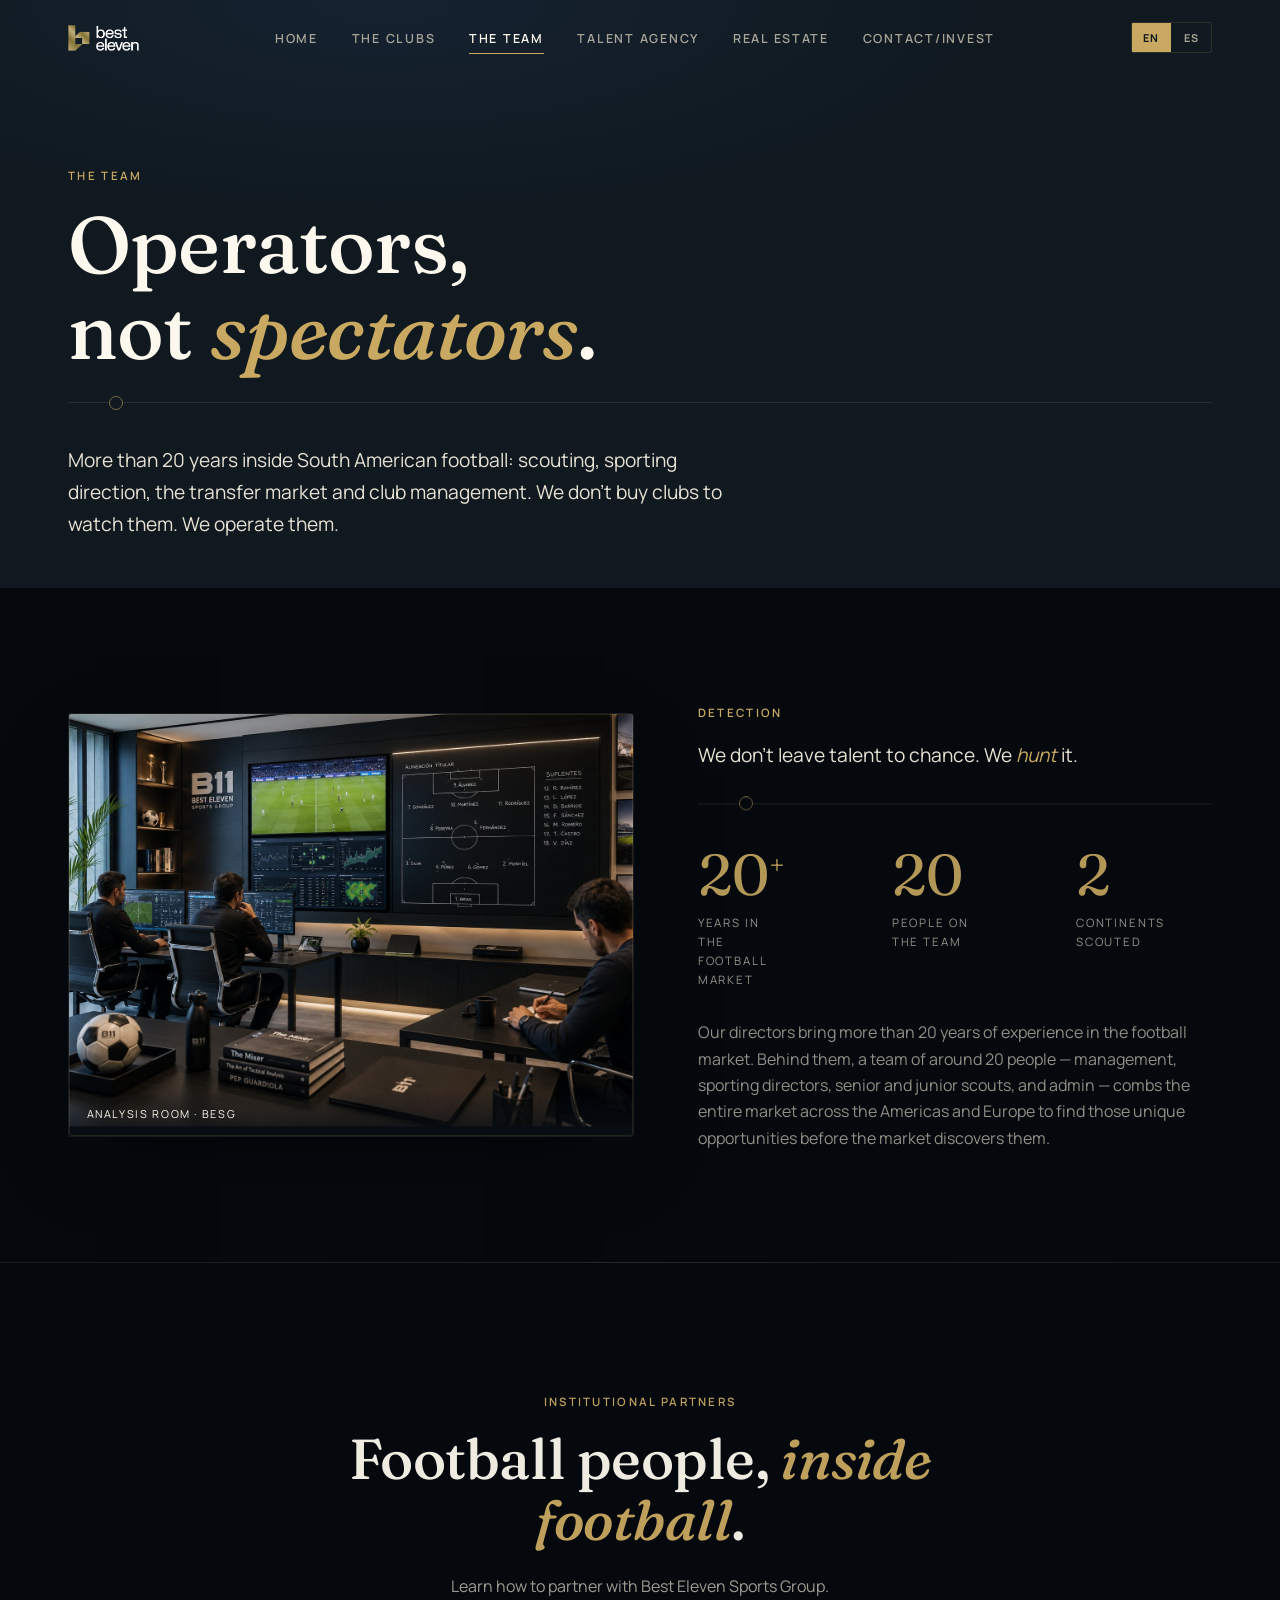
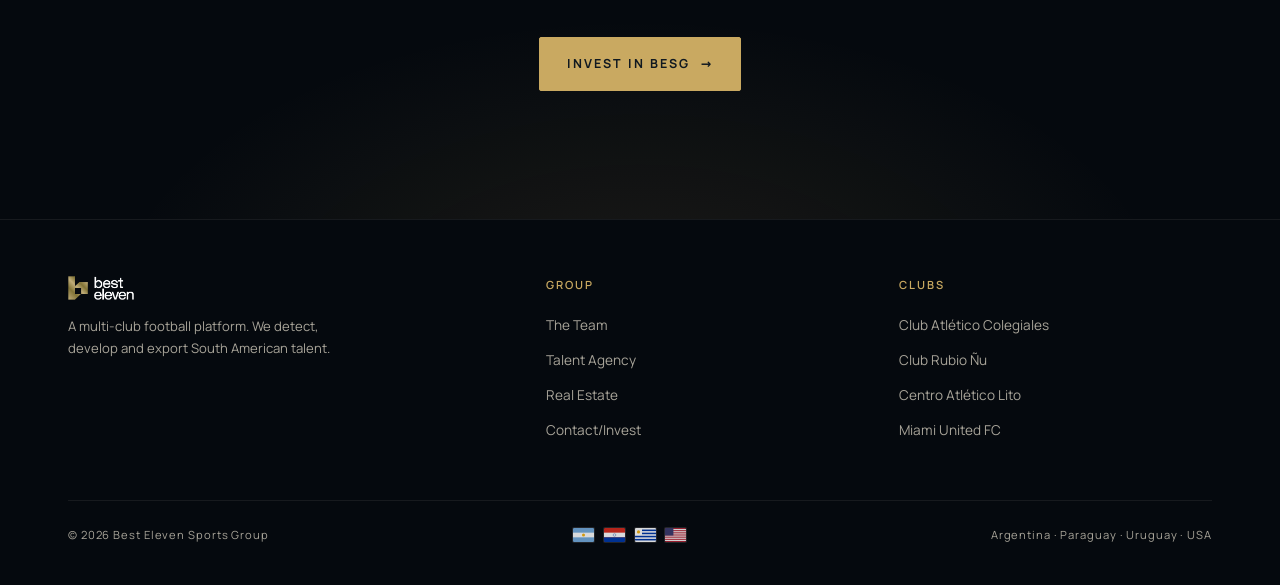
<file: team.html>
<!DOCTYPE html>
<html lang="en" class="no-js">
<head>
<meta charset="UTF-8">
<meta name="viewport" content="width=device-width, initial-scale=1.0">
<!-- TEMPORARY: keeps the site out of search results while the investor round is open.
     Remove this line and the X-Robots-Tag rule in _headers to go public. -->
<meta name="robots" content="noindex, nofollow, noarchive, nosnippet, noimageindex">
<title>The Team — Best Eleven Sports Group</title>
<meta property="og:type" content="website">
<meta property="og:site_name" content="Best Eleven Sports Group">
<meta property="og:title" content="The Team — Best Eleven Sports Group">
<meta property="og:description" content="The source of South American football. A multi-club platform that detects, develops and exports the region's next generation of talent.">
<meta property="og:image" content="https://jiconnolly.github.io/best-eleven/og-image.jpg?v=1">
<meta property="og:image:width" content="1200">
<meta property="og:image:height" content="630">
<meta property="og:url" content="https://jiconnolly.github.io/best-eleven/team.html">
<meta name="twitter:card" content="summary_large_image">
<meta name="twitter:title" content="The Team — Best Eleven Sports Group">
<meta name="twitter:description" content="The source of South American football. A multi-club platform that detects, develops and exports the region's next generation of talent.">
<meta name="twitter:image" content="https://jiconnolly.github.io/best-eleven/og-image.jpg?v=1">
<meta name="description" content="The team behind Best Eleven Sports Group: operators, not spectators.">
<link rel="stylesheet" href="assets/css/fonts.css">
<link rel="stylesheet" href="assets/css/main.css?v=3">
<link rel="icon" type="image/png" href="assets/img/b11-mark.png">
</head>
<body>

<nav class="nav">
  <div class="nav-inner">
    <a href="index.html" class="nav-logo" aria-label="Best Eleven Sports Group"><img src="assets/img/logo-besg.png" alt="Best Eleven"></a>
    <ul class="nav-links">
      <li><a href="index.html" data-es="Inicio">Home</a></li>
      <li><a href="clubs.html" data-es="Los Clubes">The Clubs</a></li>
      <li><a href="team.html" data-es="El Equipo">The Team</a></li>
      <li><a href="agency.html" data-es="Agencia de Talento">Talent Agency</a></li>
      <li><a href="realestate.html">Real Estate</a></li>
      <li><a href="invest.html" data-es="Contacto/Invertir">Contact/Invest</a></li>
    </ul>
    <div style="display:flex;align-items:center;gap:1rem;">
      <div class="lang-toggle" role="group" aria-label="Language">
        <button data-lang="en" type="button">EN</button>
        <button data-lang="es" type="button">ES</button>
      </div>
      <button class="burger" aria-label="Menu" type="button"><span></span><span></span><span></span></button>
    </div>
  </div>
</nav>

<!-- ============ PAGE HERO ============ -->
<header class="section" style="padding-top:calc(var(--nav-h) + clamp(3.5rem,7vw,6rem));padding-bottom:clamp(2rem,4vw,3rem);background:radial-gradient(ellipse 80% 60% at 30% 0%,#152230 0%,var(--navy) 60%);">
  <div class="wrap">
    <div class="eyebrow reveal" data-es="El equipo">The team</div>
    <h1 class="display-xl reveal" data-es-html="Operadores,<br>no <em>espectadores</em>.">Operators,<br>not <em>spectators</em>.</h1>
    <div class="pitch-divider left reveal"><span></span></div>
    <p class="lead reveal" style="max-width:56ch;" data-es="Más de 20 años dentro del fútbol sudamericano: scouting, dirección deportiva, mercado de pases y gestión de clubes. No compramos clubes para mirarlos. Los operamos.">More than 20 years inside South American football: scouting, sporting direction, the transfer market and club management. We don't buy clubs to watch them. We operate them.</p>
  </div>
</header>

<!-- ============ TEAM ============ -->
<section class="section section-tint">
  <div class="wrap">
    <div class="team-detect">
      <figure class="plate reveal team-detect-img" style="margin:0;">
        <img src="assets/img/war-room.jpg" alt="Best Eleven analysis room" loading="lazy">
        <div class="cap" data-es="Sala de análisis · BESG">Analysis room · BESG</div>
      </figure>
      <div class="team-detect-body">
        <div class="eyebrow reveal" data-es="Detección">Detection</div>
        <p class="lead reveal" data-delay="0.05" data-es-html="No dejamos el talento al azar. Lo <em>buscamos</em>.">We don't leave talent to chance. We <em>hunt</em> it.</p>
        <div class="pitch-divider left reveal" data-delay="0.08"><span></span></div>
        <div class="team-stats reveal" data-delay="0.1">
          <div class="stat-block">
            <div class="n">20<span style="font-size:0.5em;vertical-align:super;">+</span></div>
            <div class="t" data-es="Años en el mercado del fútbol">Years in the football market</div>
          </div>
          <div class="stat-block">
            <div class="n">20</div>
            <div class="t" data-es="Personas en el equipo">People on the team</div>
          </div>
          <div class="stat-block">
            <div class="n">2</div>
            <div class="t" data-es="Continentes rastrillados">Continents scouted</div>
          </div>
        </div>
        <p class="body reveal" data-delay="0.14" style="margin-top:1.8rem;max-width:54ch;" data-es="Nuestros directores acumulan más de 20 años de experiencia en el mercado del fútbol. Detrás de ellos, un equipo de unas 20 personas &mdash;management, directores deportivos, scouts senior y junior, y administración&mdash; rastrilla todo el mercado de América y Europa para encontrar esas oportunidades únicas antes de que el mercado las descubra.">Our directors bring more than 20 years of experience in the football market. Behind them, a team of around 20 people &mdash; management, sporting directors, senior and junior scouts, and admin &mdash; combs the entire market across the Americas and Europe to find those unique opportunities before the market discovers them.</p>
      </div>
    </div>
  </div>
</section>

<!-- ============ CTA ============ -->
<section class="cta-band">
  <div class="wrap">
    <div class="eyebrow reveal" data-es="Socios institucionales">Institutional partners</div>
    <h2 class="display-lg reveal" data-es-html="Gente de fútbol, <em>en el fútbol</em>.">Football people, <em>inside football</em>.</h2>
    <p class="reveal" data-es="Conocé cómo asociarte con Best Eleven Sports Group.">Learn how to partner with Best Eleven Sports Group.</p>
    <a href="invest.html" class="btn btn-gold reveal"><span data-es="Invertir en BESG">Invest in BESG</span> <span class="arr">→</span></a>
  </div>
</section>

<footer>
  <div class="wrap">
    <div class="foot-grid">
      <div class="logo">
        <img src="assets/img/logo-besg.png" alt="Best Eleven">
        <p data-es="Plataforma multi-club de fútbol. Detectamos, formamos y exportamos talento sudamericano.">A multi-club football platform. We detect, develop and export South American talent.</p>
      </div>
      <div>
        <h5 data-es="Grupo">Group</h5>
        <ul>
          <li><a href="team.html" data-es="El Equipo">The Team</a></li>
          <li><a href="agency.html" data-es="Agencia de Talento">Talent Agency</a></li>
          <li><a href="realestate.html">Real Estate</a></li>
          <li><a href="invest.html" data-es="Contacto/Invertir">Contact/Invest</a></li>
        </ul>
      </div>
      <div>
        <h5 data-es="Clubes">Clubs</h5>
        <ul>
          <li><a href="clubs.html#colegiales">Club Atlético Colegiales</a></li>
          <li><a href="clubs.html#rubio-nu">Club Rubio Ñu</a></li>
          <li><a href="clubs.html#lito">Centro Atlético Lito</a></li>
          <li><a href="clubs.html#miami">Miami United FC</a></li>
        </ul>
      </div>
    </div>
    <div class="foot-bottom">
      <div>© 2026 Best Eleven Sports Group</div>
      <div class="foot-flags" aria-hidden="true">
        <svg viewBox="0 0 21 14"><rect width="21" height="14" fill="#74ACDF"/><rect y="4.667" width="21" height="4.666" fill="#FFF"/><circle cx="10.5" cy="7" r="1.5" fill="#F6B40E"/></svg>
        <svg viewBox="0 0 21 14"><rect width="21" height="14" fill="#D52B1E"/><rect y="4.667" width="21" height="4.666" fill="#FFF"/><rect y="9.333" width="21" height="4.667" fill="#0038A8"/><circle cx="10.5" cy="7" r="1.35" fill="#FFF" stroke="#0038A8" stroke-width=".35"/></svg>
        <svg viewBox="0 0 21 14"><rect width="21" height="14" fill="#FFF"/><g fill="#0038A8"><rect x="7" y="1.556" width="14" height="1.556"/><rect x="7" y="4.667" width="14" height="1.555"/><rect y="7.778" width="21" height="1.555"/><rect y="10.889" width="21" height="1.556"/></g><circle cx="3.5" cy="3.9" r="1.55" fill="#F6B40E"/></svg>
        <svg viewBox="0 0 21 14"><rect width="21" height="14" fill="#B22234"/><g fill="#FFF"><rect y="1.077" width="21" height="1.077"/><rect y="3.231" width="21" height="1.077"/><rect y="5.385" width="21" height="1.077"/><rect y="7.538" width="21" height="1.077"/><rect y="9.692" width="21" height="1.077"/><rect y="11.846" width="21" height="1.077"/></g><rect width="8.4" height="7.538" fill="#3C3B6E"/></svg>
      </div>
      <div>Argentina · Paraguay · Uruguay · USA</div>
    </div>
  </div>
</footer>

<script src="assets/vendor/gsap.min.js"></script>
<script src="assets/vendor/ScrollTrigger.min.js"></script>
<script src="assets/js/main.js?v=3"></script>
</body>
</html>
</file>
<file: assets/css/fonts.css>
/* self-hosted fonts */
@font-face{font-family:'Fraunces';font-style:normal;font-weight:400;font-display:swap;src:url('../fonts/fraunces-latin-400-normal.woff2') format('woff2');}
@font-face{font-family:'Fraunces';font-style:normal;font-weight:500;font-display:swap;src:url('../fonts/fraunces-latin-500-normal.woff2') format('woff2');}
@font-face{font-family:'Fraunces';font-style:normal;font-weight:600;font-display:swap;src:url('../fonts/fraunces-latin-600-normal.woff2') format('woff2');}
@font-face{font-family:'Fraunces';font-style:italic;font-weight:400;font-display:swap;src:url('../fonts/fraunces-latin-400-italic.woff2') format('woff2');}
@font-face{font-family:'Fraunces';font-style:italic;font-weight:500;font-display:swap;src:url('../fonts/fraunces-latin-500-italic.woff2') format('woff2');}
@font-face{font-family:'Manrope';font-style:normal;font-weight:400;font-display:swap;src:url('../fonts/manrope-latin-400-normal.woff2') format('woff2');}
@font-face{font-family:'Manrope';font-style:normal;font-weight:500;font-display:swap;src:url('../fonts/manrope-latin-500-normal.woff2') format('woff2');}
@font-face{font-family:'Manrope';font-style:normal;font-weight:600;font-display:swap;src:url('../fonts/manrope-latin-600-normal.woff2') format('woff2');}
@font-face{font-family:'Manrope';font-style:normal;font-weight:700;font-display:swap;src:url('../fonts/manrope-latin-700-normal.woff2') format('woff2');}
@font-face{font-family:'Manrope';font-style:normal;font-weight:800;font-display:swap;src:url('../fonts/manrope-latin-800-normal.woff2') format('woff2');}
@font-face{font-family:'B612 Mono';font-style:normal;font-weight:400;font-display:swap;src:url('../fonts/b612-mono-latin-400-normal.woff2') format('woff2');}
</file>
<file: assets/css/main.css>
/* ============================================================
   Best Eleven Sports Group — main.css
   Palette: navy #101920 · gold #C9A961 · beige #FDF8EE
   Type: Fraunces (display) · Manrope (body/utility)
   ============================================================ */

:root{
  /* four distinct steps, so stacked sections actually read as separate planes */
  --navy-deep:#05090E;
  --navy:#101920;
  --navy-2:#18242F;
  --navy-3:#1F2E3B;
  /* third colour: pitch green, desaturated almost to black — carries the football
     identity into the surfaces without competing with the gold */
  --pitch:#0A1712;
  --pitch-line:rgba(126,186,148,0.028);
  --gold:#C9A961;
  --gold-bright:#E4CB8E;
  --gold-dim:rgba(201,169,97,0.55);
  --beige:#FDF8EE;
  --ink:#E8E2D4;
  --ink-m:#A8A499;
  --line:rgba(201,169,97,0.16);
  --line-soft:rgba(253,248,238,0.07);
  --max:1240px;
  --nav-h:76px;
  --ease:cubic-bezier(0.22,1,0.36,1);
}

*{margin:0;padding:0;box-sizing:border-box;}
html{scroll-behavior:smooth;}
[id]{scroll-margin-top:calc(var(--nav-h) + 8px);}
body{
  background:var(--navy);
  color:var(--ink);
  font-family:'Manrope',system-ui,sans-serif;
  font-size:16px;
  line-height:1.65;
  -webkit-font-smoothing:antialiased;
  overflow-x:hidden;
}
img{max-width:100%;display:block;}
a{color:inherit;text-decoration:none;}
::selection{background:var(--gold);color:var(--navy);}

/* ---------- Typography ---------- */
h1,h2,h3,.display{
  font-family:'Fraunces',serif;
  font-weight:500;
  line-height:1.08;
  letter-spacing:-0.01em;
  color:var(--beige);
}
.display-xl{font-size:clamp(2.6rem,6.2vw,5.2rem);}
.display-lg{font-size:clamp(2.1rem,4.4vw,3.6rem);}
.display-md{font-size:clamp(1.6rem,3vw,2.4rem);}
.display-sm{font-size:clamp(1.25rem,2vw,1.6rem);}
em, .gold-em{font-style:italic;color:var(--gold);}
p.lead{font-size:clamp(1.05rem,1.5vw,1.25rem);color:var(--ink);max-width:60ch;}
p.body{color:var(--ink-m);max-width:64ch;}

.eyebrow{
  font-size:0.72rem;
  font-weight:600;
  letter-spacing:0.2em;
  text-transform:uppercase;
  color:var(--gold);
  margin-bottom:1.1rem;
}
.label{
  font-size:0.7rem;
  font-weight:600;
  letter-spacing:0.16em;
  text-transform:uppercase;
  color:var(--ink-m);
}

/* pitch divider: halfway line + centre circle */
.pitch-divider{
  display:flex;align-items:center;gap:0;
  margin:1.4rem 0 2.2rem;
  height:14px;
}
.pitch-divider::before,.pitch-divider::after{
  content:'';flex:1;height:1px;background:var(--line);
}
.pitch-divider span{
  width:14px;height:14px;border:1px solid var(--gold-dim);
  border-radius:50%;margin:0 -1px;flex:none;
}
.pitch-divider.left::before{flex:0 0 42px;}

/* ---------- Layout ---------- */
.wrap{max-width:var(--max);margin:0 auto;padding:0 clamp(1.2rem,4vw,3rem);}
section{position:relative;}
.section{padding:clamp(4.5rem,9vw,8.5rem) 0;}
.section-tint{background:var(--navy-deep);}
.section-tint2{background:var(--navy-2);}
/* pitch green, with the faint stripes of a mown field */
.section-pitch{background:var(--pitch);}
.section-pitch::before{
  content:'';position:absolute;inset:0;pointer-events:none;
  /* soft ramps, not hard bands — the stripes should be felt, not counted */
  background:repeating-linear-gradient(90deg,
    rgba(126,186,148,0) 0%,
    var(--pitch-line) 3.5%,
    rgba(126,186,148,0) 7%);
}
.section-pitch > *{position:relative;}

.grid-2{display:grid;grid-template-columns:1fr 1fr;gap:clamp(2rem,5vw,5rem);align-items:center;}
.grid-3{display:grid;grid-template-columns:repeat(3,1fr);gap:1.4rem;}
.grid-4{display:grid;grid-template-columns:repeat(4,1fr);gap:1.4rem;}

/* ---------- Nav ---------- */
.nav{
  position:fixed;top:0;left:0;right:0;z-index:100;
  height:var(--nav-h);
  display:flex;align-items:center;
  transition:background .4s,border-color .4s, backdrop-filter .4s;
  border-bottom:1px solid transparent;
}
/* The blur lives on a pseudo-element, not on .nav itself: backdrop-filter makes
   its element a containing block for position:fixed descendants, which trapped
   the full-screen mobile menu inside the 76px bar as soon as the page scrolled. */
.nav::before{
  content:'';position:absolute;inset:0;z-index:-1;
  background:rgba(5,9,14,0.82);
  backdrop-filter:blur(14px);
  -webkit-backdrop-filter:blur(14px);
  opacity:0;transition:opacity .4s;
}
.nav.scrolled::before{opacity:1;}
.nav.scrolled{border-bottom-color:var(--line-soft);}
.nav-inner{
  max-width:var(--max);margin:0 auto;width:100%;
  padding:0 clamp(1.2rem,4vw,3rem);
  display:flex;align-items:center;justify-content:space-between;gap:2rem;
}
.nav-logo img{height:26px;width:auto;}
.nav-links{display:flex;align-items:center;gap:2.1rem;list-style:none;}
.nav-links a{
  font-size:0.78rem;font-weight:600;letter-spacing:0.14em;text-transform:uppercase;
  color:var(--ink-m);transition:color .3s;position:relative;padding:0.4rem 0;
}
.nav-links a::after{
  content:'';position:absolute;left:0;bottom:0;height:1px;width:0;
  background:var(--gold);transition:width .35s var(--ease);
}
.nav-links a:hover,.nav-links a.active{color:var(--beige);}
.nav-links a:hover::after,.nav-links a.active::after{width:100%;}
.nav-links a.nav-cta{
  color:var(--gold);border:1px solid var(--gold-dim);
  padding:0.55rem 1.1rem;border-radius:2px;transition:all .3s;
}
.nav-links a.nav-cta::after{display:none;}
.nav-links a.nav-cta:hover{background:var(--gold);color:var(--navy);}

.lang-toggle{
  display:flex;align-items:center;gap:0.15rem;
  border:1px solid var(--line);border-radius:2px;overflow:hidden;flex:none;
}
.lang-toggle button{
  background:none;border:none;cursor:pointer;
  font-family:'Manrope',sans-serif;font-size:0.68rem;font-weight:700;letter-spacing:0.12em;
  color:var(--ink-m);padding:0.45rem 0.7rem;transition:all .25s;
}
.lang-toggle button.on{background:var(--gold);color:var(--navy);}

.burger{display:none;background:none;border:none;cursor:pointer;padding:0.5rem;z-index:110;}
.burger span{display:block;width:24px;height:1.5px;background:var(--beige);margin:6px 0;transition:transform .35s,opacity .3s;}
.burger.open span:nth-child(1){transform:translateY(7.5px) rotate(45deg);}
.burger.open span:nth-child(2){opacity:0;}
.burger.open span:nth-child(3){transform:translateY(-7.5px) rotate(-45deg);}

/* ---------- Hero (home) ---------- */
.hero{
  min-height:100svh;
  display:flex;align-items:center;
  position:relative;overflow:hidden;
  background:radial-gradient(ellipse 90% 70% at 72% 42%,#152230 0%,var(--navy) 55%,var(--navy-deep) 100%);
}
#globe{position:absolute;inset:0;z-index:1;}
.hero-content{position:relative;z-index:2;width:100%;padding-top:var(--nav-h);padding-bottom:150px;}
.hero-grid{display:grid;grid-template-columns:minmax(0,1.05fr) minmax(0,0.95fr);align-items:center;}
.hero-copy .eyebrow{opacity:0;}
.hero-copy h1{opacity:0;}
.hero-copy .lead{margin-top:1.6rem;opacity:0;}
.hero-ctas{display:flex;gap:1rem;margin-top:2.4rem;flex-wrap:wrap;opacity:0;}

.btn{
  display:inline-flex;align-items:center;gap:0.7rem;
  font-size:0.78rem;font-weight:700;letter-spacing:0.16em;text-transform:uppercase;
  padding:1rem 1.7rem;border-radius:2px;transition:all .35s var(--ease);
  border:1px solid var(--gold);cursor:pointer;
}
.btn-gold{background:var(--gold);color:var(--navy);}
.btn-gold:hover{background:var(--gold-bright);border-color:var(--gold-bright);transform:translateY(-2px);}
.btn-ghost{color:var(--gold);border-color:var(--gold-dim);}
.btn-ghost:hover{background:rgba(201,169,97,0.1);border-color:var(--gold);transform:translateY(-2px);}
.btn .arr{transition:transform .3s;}
.btn:hover .arr{transform:translateX(4px);}

.hero-stats{
  position:absolute;bottom:0;left:0;right:0;z-index:3;
  border-top:1px solid var(--line-soft);
  background:linear-gradient(180deg,rgba(10,15,21,0) 0%,rgba(10,15,21,0.7) 100%);
  backdrop-filter:blur(4px);
}
.hero-stats-inner{
  max-width:var(--max);margin:0 auto;padding:1.4rem clamp(1.2rem,4vw,3rem);
  display:grid;grid-template-columns:repeat(3,1fr);gap:1.5rem;
}
.hstat{opacity:0;}
.hstat .n{font-family:'Fraunces',serif;font-size:clamp(1.5rem,2.6vw,2.2rem);color:var(--beige);line-height:1;}
.hstat .n b{color:var(--gold);font-weight:500;}
.hstat .t{font-size:0.7rem;letter-spacing:0.16em;text-transform:uppercase;color:var(--ink-m);margin-top:0.45rem;}

.scroll-hint{
  position:absolute;bottom:110px;left:50%;transform:translateX(-50%);z-index:3;
  color:var(--gold-dim);font-size:1.1rem;animation:hint 2.4s ease-in-out infinite;
}
@keyframes hint{0%,100%{transform:translate(-50%,0);opacity:.5}50%{transform:translate(-50%,8px);opacity:1}}

/* ---------- Cards ---------- */
.card{
  background:linear-gradient(160deg,rgba(253,248,238,0.03),rgba(253,248,238,0.005));
  border:1px solid var(--line-soft);
  border-radius:3px;padding:2rem;
  transition:transform .45s var(--ease),border-color .45s,background .45s;
  position:relative;overflow:hidden;
}
.card:hover{transform:translateY(-5px);border-color:var(--line);}
.card h3{margin-bottom:0.7rem;}
.card p{color:var(--ink-m);font-size:0.92rem;}

/* club cards on home */
.club-card{
  display:flex;flex-direction:column;gap:1.2rem;
  padding:2.2rem 1.8rem;min-height:320px;cursor:pointer;
}
.club-card::before{
  content:'';position:absolute;inset:0;
  background:radial-gradient(circle at 85% 12%,rgba(201,169,97,0.12),transparent 55%);
  opacity:0;transition:opacity .5s;
}
.club-card:hover::before{opacity:1;}
.club-card img.crest{height:74px;width:auto;object-fit:contain;align-self:flex-start;filter:drop-shadow(0 6px 18px rgba(0,0,0,0.5));}
.club-card .country{font-size:0.7rem;letter-spacing:0.16em;text-transform:uppercase;color:var(--gold);}
.club-card h3{font-size:1.35rem;}
.club-card .div{font-size:0.8rem;color:var(--ink-m);}
.club-card .go{
  margin-top:auto;font-size:0.7rem;font-weight:700;letter-spacing:0.18em;text-transform:uppercase;
  color:var(--gold);display:flex;align-items:center;gap:0.5rem;
}
.club-card .go .arr{transition:transform .3s;}
.club-card:hover .go .arr{transform:translateX(5px);}

/* ---------- Media plates ---------- */
.plate{position:relative;border:1px solid var(--line-soft);border-radius:3px;overflow:hidden;background:var(--navy-deep);}
.plate img{width:100%;height:100%;object-fit:cover;transition:transform 1.2s var(--ease);}
.plate:hover img{transform:scale(1.04);}
.plate .cap{
  position:absolute;left:0;right:0;bottom:0;
  padding:0.85rem 1.1rem;
  font-size:0.68rem;letter-spacing:0.15em;text-transform:uppercase;color:var(--beige);
  background:linear-gradient(180deg,rgba(10,15,21,0),rgba(10,15,21,0.85));
}

/* ---------- Semillero ---------- */
.semillero{display:grid;grid-template-columns:repeat(3,1fr);gap:0;border:1px solid var(--line-soft);border-radius:3px;overflow:hidden;}
.sem-step{padding:2.6rem 2rem;position:relative;background:rgba(253,248,238,0.015);}
.sem-step + .sem-step{border-left:1px solid var(--line-soft);}
.sem-step .num{font-family:'Fraunces',serif;font-size:0.9rem;color:var(--gold-dim);letter-spacing:0.1em;}
.sem-step h3{font-size:1.3rem;margin:0.7rem 0 0.4rem;}
.sem-step .tag{font-size:0.7rem;letter-spacing:0.16em;text-transform:uppercase;color:var(--ink-m);margin-bottom:0.9rem;}
.sem-step p{font-size:0.9rem;color:var(--ink-m);}
.sem-step::after{
  content:'→';position:absolute;top:2.5rem;right:-0.62rem;z-index:2;
  color:var(--gold);font-size:1.1rem;background:var(--navy);
  width:1.3rem;height:1.3rem;display:flex;align-items:center;justify-content:center;border-radius:50%;
  border:1px solid var(--line);
}
.sem-step:last-child::after{display:none;}

/* ---------- Timeline ---------- */
.timeline{position:relative;padding-left:2.2rem;}
.timeline::before{content:'';position:absolute;left:7px;top:6px;bottom:6px;width:1px;background:var(--line);}
.tl-item{position:relative;padding-bottom:2.6rem;}
.tl-item:last-child{padding-bottom:0;}
.tl-item::before{
  content:'';position:absolute;left:-2.2rem;top:6px;width:15px;height:15px;border-radius:50%;
  border:1px solid var(--gold);background:var(--navy);
}
.tl-item.now::before{background:var(--gold);box-shadow:0 0 0 5px rgba(201,169,97,0.15);}
.tl-item .yr{font-family:'Fraunces',serif;font-size:1.15rem;color:var(--gold);margin-bottom:0.3rem;}
.tl-item h4{font-family:'Manrope',sans-serif;font-weight:700;font-size:1rem;color:var(--beige);margin-bottom:0.35rem;}
.tl-item p{font-size:0.9rem;color:var(--ink-m);max-width:56ch;}

/* ---------- Track record promotion rows ---------- */
.promo-row{
  display:grid;grid-template-columns:auto 1fr auto;gap:1.6rem;align-items:center;
  padding:1.8rem 0;border-bottom:1px solid var(--line-soft);
}
.promo-row img{height:56px;width:auto;object-fit:contain;}
.promo-row .from-to{
  font-family:'Fraunces',serif;font-size:clamp(1.1rem,2vw,1.5rem);color:var(--beige);
  display:flex;align-items:center;gap:0.8rem;flex-wrap:wrap;
}
.promo-row .from-to .arr{color:var(--gold);}
.promo-row p{font-size:0.88rem;color:var(--ink-m);margin-top:0.3rem;}

/* ---------- Big number stats ---------- */
.stat-block .n{
  font-family:'Fraunces',serif;font-size:clamp(2.4rem,5vw,3.8rem);
  color:var(--gold);line-height:1;
}
.stat-block .t{font-size:0.72rem;letter-spacing:0.16em;text-transform:uppercase;color:var(--ink-m);margin-top:0.6rem;}

/* ---------- Club detail (clubs.html) ---------- */
.club-hero{
  padding:clamp(5rem,9vw,7.5rem) 0 clamp(3rem,5vw,4rem);
  position:relative;overflow:hidden;
}
.club-hero .watermark{
  position:absolute;right:-4rem;top:50%;transform:translateY(-50%);
  width:min(420px,55vw);opacity:0.05;pointer-events:none;
}
.club-head{display:flex;align-items:center;gap:1.6rem;position:relative;z-index:1;}
.club-head img{height:88px;width:auto;object-fit:contain;filter:drop-shadow(0 8px 22px rgba(0,0,0,0.55));}
.club-meta{display:flex;gap:2.5rem;flex-wrap:wrap;margin-top:2rem;position:relative;z-index:1;}
.club-meta .m .v{font-family:'Fraunces',serif;font-size:1.5rem;color:var(--gold);}
.club-meta .m .k{font-size:0.68rem;letter-spacing:0.16em;text-transform:uppercase;color:var(--ink-m);margin-top:0.3rem;}

/* ---------- Team ---------- */
.team-card{text-align:left;padding:2.4rem 2rem;}
.team-card .ph{
  width:132px;height:132px;border-radius:50%;overflow:hidden;
  border:1px solid var(--gold-dim);margin-bottom:1.4rem;
}
.team-card .ph img{width:100%;height:100%;object-fit:cover;filter:grayscale(15%);}
.team-card h3{font-size:1.25rem;}
.team-card .role{font-size:0.7rem;letter-spacing:0.16em;text-transform:uppercase;color:var(--gold);margin:0.4rem 0 0.9rem;}

/* ---------- Invest ---------- */
.invest-hero{
  min-height:72svh;display:flex;align-items:center;
  background:radial-gradient(ellipse 80% 60% at 50% 30%,#16222E 0%,var(--navy-deep) 70%);
  padding-top:var(--nav-h);position:relative;overflow:hidden;
}
.invest-hero .b11{
  position:absolute;right:-6vw;bottom:-8vh;width:min(560px,60vw);opacity:0.05;pointer-events:none;
}
.pill-list{display:flex;flex-direction:column;gap:0;border-top:1px solid var(--line-soft);}
.pill-list .pill{
  display:grid;grid-template-columns:auto 1fr;gap:1.4rem;align-items:baseline;
  padding:1.5rem 0;border-bottom:1px solid var(--line-soft);
}
.pill .dot{width:9px;height:9px;border-radius:50%;border:1px solid var(--gold);transform:translateY(1px);}
.pill h4{font-family:'Manrope',sans-serif;font-weight:700;font-size:1rem;color:var(--beige);}
.pill p{font-size:0.9rem;color:var(--ink-m);margin-top:0.25rem;}

/* ---------- CTA band ---------- */
.cta-band{
  text-align:center;padding:clamp(5rem,10vw,8rem) 0;
  background:
    radial-gradient(ellipse 60% 80% at 50% 120%,rgba(201,169,97,0.12),transparent 70%),
    var(--navy-deep);
  border-top:1px solid var(--line-soft);
}
.cta-band h2{max-width:20ch;margin:0 auto 1.4rem;}
.cta-band p{max-width:52ch;margin:0 auto 2.4rem;color:var(--ink-m);}

/* ---------- Footer ---------- */
footer{
  border-top:1px solid var(--line-soft);
  background:var(--navy-deep);
  padding:3.5rem 0 2.5rem;
}
.foot-grid{display:grid;grid-template-columns:1.4fr 1fr 1fr;gap:2.5rem;align-items:start;}
.foot-grid .logo img{height:24px;margin-bottom:1rem;}
.foot-grid p{font-size:0.82rem;color:var(--ink-m);max-width:36ch;}
.foot-grid h5{font-size:0.7rem;letter-spacing:0.18em;text-transform:uppercase;color:var(--gold);margin-bottom:1rem;font-weight:600;}
.foot-grid ul{list-style:none;}
.foot-grid li{margin-bottom:0.55rem;}
.foot-grid li a{font-size:0.85rem;color:var(--ink-m);transition:color .3s;}
.foot-grid li a:hover{color:var(--beige);}
.foot-bottom{
  margin-top:3rem;padding-top:1.6rem;border-top:1px solid var(--line-soft);
  display:flex;justify-content:space-between;gap:1rem;flex-wrap:wrap;
  font-size:0.7rem;color:var(--ink-m);letter-spacing:0.08em;
}
.foot-flags{letter-spacing:0.3em;}

/* ---------- Reveal defaults ---------- */
.reveal{opacity:0;transform:translateY(26px);}
html.no-js .reveal,html.reduced .reveal{opacity:1;transform:none;}
html.no-js .hero-copy *,html.reduced .hero-copy *,
html.no-js .hstat,html.reduced .hstat,
html.no-js .hero-ctas,html.reduced .hero-ctas{opacity:1;}

/* ---------- Page transition veil ---------- */
#veil{
  position:fixed;inset:0;background:var(--navy-deep);z-index:200;
  pointer-events:none;opacity:0;transition:opacity .45s ease;
}
#veil.on{opacity:1;pointer-events:all;}

/* ---------- Responsive ---------- */
@media(max-width:980px){
  .grid-2,.hero-grid{grid-template-columns:1fr;}
  .grid-3{grid-template-columns:1fr 1fr;}
  .grid-4{grid-template-columns:1fr 1fr;}
  .semillero{grid-template-columns:1fr;}
  .sem-step + .sem-step{border-left:none;border-top:1px solid var(--line-soft);}
  .sem-step::after{content:'↓';top:auto;bottom:-0.68rem;right:auto;left:2rem;}
  .hero-grid{align-items:end;}
  #globe{opacity:0.55;}
  .foot-grid{grid-template-columns:1fr;}
}
@media(max-width:860px){
  /* Solid, fully opaque panel: no alpha and no backdrop-filter, so the menu stays
     legible even where backdrop-filter is unsupported or disabled (iOS Reduce
     Transparency / Low Power Mode). Explicit width/height instead of inset:0 so it
     can never collapse into the 76px bar if an ancestor ever becomes a containing
     block for fixed descendants again. */
  .nav-links{
    position:fixed;top:0;left:0;right:auto;bottom:auto;
    width:100vw;height:100vh;height:100dvh;
    background:#05090E;
    backdrop-filter:none;-webkit-backdrop-filter:none;
    flex-direction:column;justify-content:center;gap:2.2rem;
    padding:calc(var(--nav-h) + env(safe-area-inset-top,0px)) 1.5rem calc(2rem + env(safe-area-inset-bottom,0px));
    overflow-y:auto;overscroll-behavior:contain;
    transform:translateY(-100%);transition:transform .5s var(--ease);z-index:105;
  }
  .nav-links.open{transform:translateY(0);}
  .nav-links a{font-size:1rem;}
  .burger{display:block;}
  .hero-stats-inner{grid-template-columns:repeat(3,1fr);gap:0.9rem;}
  .hstat .t{font-size:0.6rem;letter-spacing:0.1em;}
  .hero-content{padding-bottom:170px;}
  .promo-row{grid-template-columns:auto 1fr;}
  .promo-row .val{grid-column:2;}
}
@media(max-width:560px){
  .grid-3,.grid-4{grid-template-columns:1fr;}
  .club-head img{height:64px;}
}

@media(prefers-reduced-motion:reduce){
  html{scroll-behavior:auto;}
  *,*::before,*::after{animation-duration:0.001s!important;transition-duration:0.001s!important;}
}

/* focus visibility */
a:focus-visible,button:focus-visible{outline:2px solid var(--gold);outline-offset:3px;}

/* ---------- Entry gate ---------- */
#gate{
  position:fixed;inset:0;z-index:150;
  display:flex;align-items:center;justify-content:center;
  background:radial-gradient(ellipse 100% 90% at 50% 45%,#101B26 0%,#0A0F15 62%,#070B10 100%);
  transition:opacity 1s ease,visibility 1s;
}
#gate.off{opacity:0;visibility:hidden;pointer-events:none;}
#gateGlobe{position:absolute;inset:0;}
body.gated{overflow:hidden;}
.gate-inner{
  position:relative;z-index:2;text-align:center;
  display:flex;flex-direction:column;align-items:center;gap:1.7rem;
  padding:1.5rem;pointer-events:none;
}
.gate-logo,.gate-inner .btn,.gate-lang{pointer-events:auto;}
.gate-radar{
  position:absolute;top:50%;left:50%;transform:translate(-50%,-50%);
  width:max(108vw,108vh);aspect-ratio:1/1;
  display:flex;align-items:center;justify-content:center;
  border-radius:50%;pointer-events:none;z-index:0;
}
.gate-logo{
  background:none;border:none;padding:0;margin:0;cursor:pointer;
  -webkit-tap-highlight-color:transparent;position:relative;z-index:2;
  display:flex;align-items:center;justify-content:center;
}
.gate-logo img{
  width:min(200px,42vw);height:auto;
  filter:drop-shadow(0 10px 30px rgba(0,0,0,0.6));
  transition:transform .4s var(--ease),filter .4s;
}
.gate-logo:hover img,.gate-logo:focus-visible img{transform:scale(1.05);filter:drop-shadow(0 12px 34px rgba(201,169,97,0.45));}
.gate-logo:focus-visible{outline:none;}
.gate-copy{position:relative;z-index:2;}
.gate-radar .ring{
  position:absolute;border-radius:50%;border:1px solid rgba(201,169,97,0.10);
}
.gate-radar .r1{inset:0;}
.gate-radar .sweep{
  position:absolute;inset:0;border-radius:50%;overflow:hidden;
  /* leading hairline at 360deg, wake trailing BEHIND the clockwise rotation */
  background:conic-gradient(from 0deg,
    rgba(201,169,97,0) 0deg,
    rgba(201,169,97,0) 226deg,
    rgba(201,169,97,0.015) 250deg,
    rgba(201,169,97,0.05) 305deg,
    rgba(201,169,97,0.10) 352deg,
    rgba(228,203,142,0.22) 359deg,
    rgba(228,203,142,0.26) 360deg);
  animation:gsweep 7s linear infinite;
}
html.reduced .gate-radar .sweep{animation:none;opacity:0.35;}
@keyframes gsweep{to{transform:rotate(360deg);}}
.gate-title{
  font-size:0.76rem;font-weight:700;letter-spacing:0.3em;text-transform:uppercase;
  color:var(--beige);
}
.gate-sub{
  font-family:'Fraunces',serif;font-style:italic;
  font-size:clamp(1.05rem,2.2vw,1.35rem);color:var(--gold);
}
.gate-lang{position:absolute;top:1.4rem;right:clamp(1.2rem,4vw,3rem);z-index:3;}
@media(max-width:560px){
  .gate-title{letter-spacing:0.22em;}
}

/* gate enter effect */
#gate.entering .gate-inner,
#gate.entering .gate-lang{opacity:0;transition:opacity .35s ease;}
#gateFlash{
  position:fixed;inset:0;z-index:210;pointer-events:none;opacity:0;
  background:radial-gradient(circle at 50% 46%,#FFFDF2 0%,#F4E2B0 38%,#D9BC78 68%,#C9A961 100%);
  transition:opacity .38s ease-in;
}
#gateFlash.on{opacity:1;}
#gateFlash:not(.on){transition:opacity 1s ease-out;}


/* ---- The Team · Detection block ---- */
.team-detect{display:grid;grid-template-columns:1.1fr 1fr;gap:clamp(2rem,5vw,4.5rem);align-items:center;}
.team-detect-img{aspect-ratio:4/3;box-shadow:0 30px 80px -30px rgba(0,0,0,0.7);}
.team-detect-img::after{content:"";position:absolute;inset:0;border:1px solid rgba(201,169,97,0.14);border-radius:3px;pointer-events:none;}
.team-detect-body .lead{margin-bottom:0;}
.team-stats{display:grid;grid-template-columns:repeat(3,auto);gap:clamp(1.6rem,4vw,3rem);margin:0.4rem 0 0;}
.team-stats .stat-block .n{font-size:clamp(2.6rem,4.5vw,3.6rem);}
.team-stats .stat-block .t{max-width:11ch;}
@media(max-width:820px){
  .team-detect{grid-template-columns:1fr;gap:2.2rem;}
  .team-detect-img{aspect-ratio:16/10;}
  .team-stats{grid-template-columns:repeat(3,1fr);gap:1rem;}
  .team-stats .stat-block .t{font-size:0.58rem;}
}
@media(max-width:480px){
  .team-stats{grid-template-columns:1fr;gap:1.1rem;}
  .team-stats .stat-block{display:flex;align-items:baseline;gap:0.9rem;}
  .team-stats .stat-block .n{font-size:2.4rem;}
  .team-stats .stat-block .t{margin-top:0;max-width:none;}
}


/* ---- Real Estate hero icon ---- */
.re-hero-head{display:flex;align-items:center;gap:clamp(1.5rem,4vw,3.5rem);flex-wrap:wrap;}
.re-hero-icon{width:clamp(180px,20vw,260px);height:auto;flex:none;opacity:0;
  animation:reIconIn 0.9s var(--ease) 0.3s forwards;}
.re-hero-icon .re-arrow-glow{}
@keyframes reIconIn{from{opacity:0;transform:translateY(10px) scale(0.94);}to{opacity:1;transform:none;}}
html.reduced .re-hero-icon{animation:none;opacity:1;}
@media(max-width:640px){.re-hero-head{gap:1.2rem;}.re-hero-icon{width:180px;height:auto;}}


/* ---- The Clubs · crest button grid ---- */
.club-crest-grid{display:grid;grid-template-columns:repeat(4,1fr);gap:clamp(1rem,2.5vw,2rem);margin-top:clamp(2.2rem,5vw,3.5rem);max-width:900px;}
.crest-btn{position:relative;display:flex;flex-direction:column;align-items:center;gap:0.9rem;
  padding:clamp(1.4rem,2.5vw,2rem) 1rem;border-radius:14px;text-decoration:none;
  background:linear-gradient(160deg,rgba(255,255,255,0.05),rgba(255,255,255,0.015));
  border:1px solid rgba(255,255,255,0.08);
  box-shadow:0 1px 0 rgba(255,255,255,0.06) inset, 0 18px 40px -24px rgba(0,0,0,0.8);
  transition:transform .35s cubic-bezier(.2,.8,.2,1), border-color .35s ease, box-shadow .35s ease;
  overflow:hidden;isolation:isolate;}
.crest-btn::before{content:"";position:absolute;inset:-2px;z-index:-1;border-radius:16px;
  background:radial-gradient(ellipse 60% 55% at 50% 40%, color-mix(in srgb, var(--glow) 55%, transparent) 0%, transparent 70%);
  opacity:0.18;transition:opacity .4s ease;}
.crest-btn::after{content:"";position:absolute;left:50%;bottom:0;transform:translateX(-50%);
  width:70%;height:2px;border-radius:2px;background:var(--glow);opacity:0;filter:blur(0.5px);
  box-shadow:0 0 14px 2px var(--glow);transition:opacity .4s ease;}
.crest-btn-inner{position:relative;display:flex;align-items:center;justify-content:center;
  width:clamp(72px,9vw,104px);height:clamp(72px,9vw,104px);transition:transform .4s cubic-bezier(.2,.8,.2,1);}
.crest-btn-inner img{width:100%;height:100%;object-fit:contain;
  filter:drop-shadow(0 6px 14px rgba(0,0,0,0.45));transition:filter .4s ease;}
.crest-btn-name{font-size:0.72rem;letter-spacing:0.15em;text-transform:uppercase;color:var(--ink-m);
  transition:color .35s ease;font-weight:500;}
.crest-btn:hover,.crest-btn:focus-visible{transform:translateY(-6px);
  border-color:color-mix(in srgb, var(--glow) 45%, rgba(255,255,255,0.1));
  box-shadow:0 1px 0 rgba(255,255,255,0.1) inset, 0 26px 50px -22px rgba(0,0,0,0.85),
             0 0 40px -6px color-mix(in srgb, var(--glow) 40%, transparent);}
.crest-btn:hover::before,.crest-btn:focus-visible::before{opacity:0.9;}
.crest-btn:hover::after,.crest-btn:focus-visible::after{opacity:1;}
.crest-btn:hover .crest-btn-inner,.crest-btn:focus-visible .crest-btn-inner{transform:scale(1.08);}
.crest-btn:hover .crest-btn-inner img{filter:drop-shadow(0 8px 20px color-mix(in srgb, var(--glow) 50%, rgba(0,0,0,0.5)));}
.crest-btn:hover .crest-btn-name,.crest-btn:focus-visible .crest-btn-name{color:var(--ink);}
.crest-btn:active{transform:translateY(-2px) scale(0.99);}
@media(max-width:720px){.club-crest-grid{grid-template-columns:repeat(2,1fr);gap:1rem;max-width:420px;}}
@media(max-width:380px){.crest-btn{padding:1.1rem 0.6rem;}}

/* ---- portada: marca en dos colores, escudos abajo (igual que el deck) ---- */
.gate-top{
  position:relative; z-index:2;
  display:flex; flex-direction:column; align-items:center; gap:1rem; text-align:center;
}
.gate-brand{
  display:flex; flex-direction:column; align-items:center; gap:0.42rem;
  text-transform:uppercase; text-shadow:0 2px 24px rgba(0,0,0,0.8);
}
.gate-brand-main{
  font-size:clamp(1.2rem,4vw,1.95rem); letter-spacing:0.28em; font-weight:600; line-height:1.1;
}
.gate-brand-main .bb{ color:var(--gold); }
.gate-brand-main .ee{ color:#FFFFFF; }
.gate-brand-sub{
  font-size:clamp(0.66rem,1.8vw,0.88rem); letter-spacing:0.3em; font-weight:400;
  color:var(--ink-m); line-height:1.1;
}
.gate-bottom{ position:relative; z-index:2; display:flex; flex-direction:column; align-items:center; }
.gate-crests{ display:flex; align-items:center; justify-content:center; gap:clamp(1rem,3.4vw,1.9rem); }
.gate-crests img{ height:clamp(34px,4.6vw,46px); width:auto; object-fit:contain; opacity:0.96; }
@media (max-width:520px){ .gate-crests{ gap:1rem; } }

/* ---------- gate: enter button drawn as a football pitch ---------- */
.btn-pitch{
  position:relative;
  background:none;border:0;padding:0;margin:0;
  display:inline-flex;align-items:center;justify-content:center;
  cursor:pointer;pointer-events:auto;   /* .gate-inner is pointer-events:none */
  -webkit-tap-highlight-color:transparent;
  transition:transform .4s var(--ease);
}
.btn-pitch .pitch{
  width:clamp(95px,12.5vw,124px);height:auto;display:block;overflow:visible;
  transition:filter .4s var(--ease);
}
.btn-pitch .pitch-fill{ fill:rgba(201,169,97,0.035);transition:fill .4s var(--ease); }
.btn-pitch .pitch-lines{ stroke:var(--gold);stroke-width:1.1;opacity:.55;transition:opacity .4s var(--ease); }
.btn-pitch .pitch-lines .spot{ fill:var(--gold);stroke:none; }
/* label sits inside the pitch, sized in px so it stays legible as the pitch shrinks */
.btn-pitch .pitch-label{
  position:absolute;left:50%;top:50%;transform:translate(-50%,-50%);
  font-size:clamp(0.54rem,1.05vw,0.66rem);font-weight:700;
  letter-spacing:0.16em;text-transform:uppercase;
  color:var(--gold);white-space:nowrap;pointer-events:none;
  text-shadow:0 0 7px rgba(10,15,21,0.95),0 0 3px rgba(10,15,21,1);
  transition:color .35s var(--ease);
}
.btn-pitch:hover{ transform:translateY(-3px); }
.btn-pitch:hover .pitch{ filter:drop-shadow(0 8px 22px rgba(201,169,97,0.26)); }
.btn-pitch:hover .pitch-lines{ opacity:1; }
.btn-pitch:hover .pitch-fill{ fill:rgba(201,169,97,0.07); }
.btn-pitch:hover .pitch-label{ color:var(--gold-bright,#e2c47a); }
.btn-pitch:active{ transform:translateY(-1px) scale(.985); }
.btn-pitch:focus-visible{ outline:2px solid var(--gold);outline-offset:6px;border-radius:2px; }
@media (prefers-reduced-motion: reduce){
  .btn-pitch,.btn-pitch .pitch{ transition:none; }
}


/* ---- Gate · map reference caption (bottom-left, deliberately quiet) ---- */
.gate-ref{
  position:absolute; left:clamp(1.2rem,4vw,3rem); bottom:clamp(1.2rem,3vw,1.9rem);
  z-index:3; pointer-events:none;
  display:flex; align-items:center; gap:0.62rem;
  font-family:'B612 Mono','Courier New',monospace;
  font-size:0.58rem; letter-spacing:0.2em; text-transform:uppercase;
  color:rgba(168,164,153,0.42);
}
.gate-ref::before{
  content:''; width:16px; height:1px; flex:none;
  background:rgba(201,169,97,0.4);
}
.gate-ref b{ font-weight:400; color:rgba(201,169,97,0.62); }
#gate.entering .gate-ref{ opacity:0; transition:opacity .35s ease; }
@media(max-width:560px){
  .gate-ref{ font-size:0.54rem; letter-spacing:0.14em; gap:0.45rem; }
  .gate-ref::before{ width:11px; }
}

/* ---- Home · club strip: the four assets, stated once and quietly ---- */
.club-strip{
  background:var(--navy-2);
  border-top:1px solid var(--line-soft);
  border-bottom:1px solid var(--line-soft);
  padding:clamp(2.2rem,4vw,3rem) 0;
}
.club-strip-head{
  display:flex; align-items:baseline; justify-content:space-between;
  gap:1rem; flex-wrap:wrap; margin-bottom:clamp(1.6rem,3vw,2.2rem);
}
.club-strip-head .eyebrow{margin-bottom:0;}
.club-strip-link{
  font-size:0.7rem; font-weight:700; letter-spacing:0.16em; text-transform:uppercase;
  color:var(--ink-m); display:inline-flex; align-items:center; gap:0.5rem;
  transition:color .3s;
}
.club-strip-link:hover{color:var(--beige);}
.club-strip-link .arr{transition:transform .3s;}
.club-strip-link:hover .arr{transform:translateX(4px);}

.club-strip-inner{
  display:grid; grid-template-columns:repeat(4,1fr);
  gap:clamp(0.9rem,2.4vw,2rem);
  perspective:900px;            /* shared vanishing point, so the row tilts as one plane */
}
/* --rx/--ry/--mx/--my are driven from JS by the pointer (see .tilt in main.js).
   No overflow:hidden and no isolation here — either one flattens transform-style
   and the crest would stop floating above the card. */
.club-chip{
  --rx:0deg; --ry:0deg; --mx:50%; --my:50%;
  display:flex; align-items:center; gap:0.95rem;
  padding:1rem 1.1rem; position:relative;
  border-radius:12px;
  background:linear-gradient(160deg,rgba(255,255,255,0.038),rgba(255,255,255,0.01));
  border:1px solid rgba(255,255,255,0.055);
  box-shadow:0 1px 0 rgba(255,255,255,0.05) inset, 0 16px 34px -26px rgba(0,0,0,0.85);
  transform-style:preserve-3d;
  transform:rotateX(var(--rx)) rotateY(var(--ry));
  transition:transform .55s var(--ease), border-color .35s ease, box-shadow .35s ease, background .35s ease;
}
/* while the pointer is on the card the tilt is driven per-frame, so it must not
   also be interpolated — the easing is only for the spring back on leave */
.club-chip:hover{
  transition:transform 0s, border-color .35s ease, box-shadow .35s ease, background .35s ease;
  border-color:color-mix(in srgb, var(--glow,var(--gold)) 42%, rgba(255,255,255,0.1));
  box-shadow:0 1px 0 rgba(255,255,255,0.09) inset,
             0 26px 46px -24px rgba(0,0,0,0.9),
             0 0 34px -8px color-mix(in srgb, var(--glow,var(--gold)) 40%, transparent);
}
.club-chip > *{position:relative; z-index:1;}
/* spotlight that follows the cursor */
.club-chip::before{
  content:''; position:absolute; inset:0; z-index:0; pointer-events:none;
  border-radius:inherit;
  background:radial-gradient(circle 130px at var(--mx) var(--my),
    color-mix(in srgb, var(--glow,var(--gold)) 38%, transparent) 0%, transparent 72%);
  opacity:0; transition:opacity .35s ease;
}
.club-chip:hover::before{opacity:0.5;}
/* club-coloured underline */
.club-chip::after{
  content:''; position:absolute; left:50%; bottom:0; z-index:2;
  transform:translateX(-50%); width:72%; height:2px; border-radius:2px;
  background:var(--glow,var(--gold)); opacity:0;
  box-shadow:0 0 10px 0 var(--glow,var(--gold));
  transition:opacity .35s ease;
}
.club-chip:hover::after{opacity:0.8;}
.club-chip img{
  height:46px; width:46px; flex:none; object-fit:contain;
  filter:drop-shadow(0 4px 12px rgba(0,0,0,0.5));
  transform:translateZ(18px);           /* the crest sits proud of the card */
  transition:transform .35s var(--ease), filter .35s ease;
}
.club-chip .n{
  display:block; font-size:0.86rem; font-weight:600; color:var(--ink);
  line-height:1.25; transition:color .3s;
}
.club-chip .c{
  display:block; margin-top:0.28rem;
  font-size:0.62rem; letter-spacing:0.13em; text-transform:uppercase; color:var(--ink-m);
}
.club-chip:hover img{
  transform:translateZ(40px) scale(1.07);
  filter:drop-shadow(0 10px 20px color-mix(in srgb,var(--glow,var(--gold)) 45%,rgba(0,0,0,0.55)));
}
.club-chip:hover .n{color:var(--beige);}
.club-chip:active{transform:rotateX(var(--rx)) rotateY(var(--ry)) scale(0.985);}
.club-chip:focus-visible{outline:2px solid var(--gold);outline-offset:4px;}
/* no pointer to track: fall back to a plain lift */
@media(hover:none),(prefers-reduced-motion:reduce){
  .club-chip{transform:none;}
  .club-chip:hover{transform:translateY(-3px);transition:transform .35s var(--ease);}
  .club-chip img,.club-chip:hover img{transform:none;}
  .club-chip:hover img{transform:scale(1.06);}
}
@media(max-width:860px){
  .club-strip-inner{grid-template-columns:1fr 1fr;gap:1rem 1.4rem;}
}
@media(max-width:420px){
  .club-strip-inner{grid-template-columns:1fr;}
  .club-chip img{height:40px;width:40px;}
}

/* ---- Footer · country flags drawn as SVG (emoji render as letters on Windows) ---- */
.foot-flags{display:flex;align-items:center;gap:0.6rem;letter-spacing:normal;}
.foot-flags svg{
  width:21px;height:14px;display:block;border-radius:1px;
  box-shadow:0 0 0 1px rgba(253,248,238,0.14);
  opacity:0.85;transition:opacity .3s;
}
.foot-flags svg:hover{opacity:1;}

/* ============ SEMILLERO — media cards ============ */
/* Video only ever runs on deliberate intent: hover on pointer devices, tap on
   touch. Nothing autoplays, nothing preloads until the user asks for it. */
.semillero{grid-template-columns:repeat(3,1fr);border:none;gap:1.25rem;overflow:visible;}
.sem-step{
  padding:0;border-radius:4px;overflow:hidden;position:relative;
  background:rgba(253,248,238,0.02);border:1px solid var(--line-soft);
  transition:border-color .45s ease, transform .45s ease;
}
.sem-step + .sem-step{border-left:1px solid var(--line-soft);border-top:none;}
.sem-step::after{display:none;}
.sem-media{position:relative;width:100%;aspect-ratio:4/5;overflow:hidden;background:#080d13;}
.sem-media::after{
  content:'';position:absolute;inset:0;pointer-events:none;
  background:linear-gradient(to bottom,rgba(6,10,16,0) 38%,rgba(6,10,16,0.55) 68%,rgba(6,10,16,0.94) 100%);
}
.sem-poster,.sem-video{
  position:absolute;inset:0;width:100%;height:100%;object-fit:cover;display:block;
}
.sem-video{opacity:0;transition:opacity .5s ease;}
.sem-step.is-playing .sem-video{opacity:1;}
.sem-step.is-playing{border-color:rgba(201,169,97,0.35);}
.sem-body{position:relative;margin-top:-5.2rem;padding:0 1.6rem 1.8rem;z-index:2;}
.sem-body .num{font-family:'Fraunces',serif;font-size:0.9rem;color:var(--gold);letter-spacing:0.1em;}
.sem-body h3{font-size:1.45rem;margin:0.5rem 0 0.35rem;}
.sem-body .tag{font-size:0.68rem;letter-spacing:0.16em;text-transform:uppercase;color:var(--gold-dim);margin-bottom:0.8rem;}
.sem-body p{font-size:0.88rem;color:var(--ink-m);margin:0;}
/* touch devices get an affordance, since there is no hover to discover */
.sem-step .sem-hint{
  position:absolute;top:0.9rem;right:0.9rem;z-index:3;
  width:1.9rem;height:1.9rem;border-radius:50%;display:none;
  align-items:center;justify-content:center;
  background:rgba(6,10,16,0.55);border:1px solid rgba(201,169,97,0.4);
  color:var(--gold);font-size:0.6rem;backdrop-filter:blur(4px);
  transition:opacity .35s ease;
}
.sem-step.is-playing .sem-hint{opacity:0;}
@media (hover:none){ .sem-step .sem-hint{display:flex;} }
@media (max-width:900px){
  .semillero{grid-template-columns:1fr;gap:1rem;}
  .sem-step + .sem-step{border-left:1px solid var(--line-soft);}
  .sem-media{aspect-ratio:3/2;}
  .sem-body{margin-top:-4.4rem;}
}
@media (prefers-reduced-motion:reduce){ .sem-video{display:none;} }

/* ============ CLUB OFFICIAL SITES ============ */
/* The chip is already an <a>, so the outbound link cannot nest inside it:
   it sits as a sibling, layered over the corner of the card. */
.chip-wrap{position:relative;display:block;}
.chip-web{
  position:absolute; top:0.55rem; right:0.6rem; z-index:3;
  width:1.7rem; height:1.7rem; border-radius:50%;
  display:flex; align-items:center; justify-content:center;
  color:var(--ink-m); opacity:0.42;
  transition:opacity .3s ease, color .3s ease, background .3s ease, transform .3s ease;
}
.chip-web svg{width:0.95rem;height:0.95rem;fill:none;stroke:currentColor;stroke-width:1.3;}
.chip-wrap:hover .chip-web{opacity:0.85;}
.chip-web:hover{
  opacity:1; color:var(--gold); transform:scale(1.12);
  background:color-mix(in srgb, var(--glow,var(--gold)) 16%, transparent);
}
.chip-web:focus-visible{outline:2px solid var(--gold);outline-offset:3px;opacity:1;}

.club-site{
  display:inline-flex; align-items:center; gap:0.6rem;
  margin-top:1.4rem; padding:0.62rem 1.1rem;
  border:1px solid rgba(255,255,255,0.12); border-radius:999px;
  font-size:0.72rem; letter-spacing:0.14em; text-transform:uppercase;
  color:var(--ink-m); text-decoration:none;
  transition:border-color .3s ease, color .3s ease, background .3s ease;
}
.club-site svg{width:0.95rem;height:0.95rem;flex:none;fill:none;stroke:currentColor;stroke-width:1.3;}
.club-site .dom{
  letter-spacing:0.04em; text-transform:none; color:rgba(255,255,255,0.34);
  padding-left:0.6rem; margin-left:0.1rem; border-left:1px solid rgba(255,255,255,0.12);
}
.club-site:hover{
  color:var(--beige); border-color:rgba(201,169,97,0.45);
  background:rgba(201,169,97,0.07);
}
.club-site:hover .dom{color:var(--gold);}
.club-site:focus-visible{outline:2px solid var(--gold);outline-offset:3px;}
@media (max-width:560px){ .club-site .dom{display:none;} }

/* ============ SQUAD BAND ============ */
/* Real squad photography as context, not as a feature. The edges are masked to
   transparent rather than faded to a fixed colour, so the strip blends into any
   section background, tinted or not. */
.squad-band{
  position:relative; width:100%; margin-top:3.2rem;
  aspect-ratio:2.4/1; max-height:320px;
}
.squad-band img{
  width:100%; height:100%; object-fit:cover; display:block;
  filter:saturate(0.62) contrast(1.02) brightness(0.68);
  transition:filter .9s var(--ease);
  -webkit-mask-image:
    linear-gradient(to bottom, transparent 0%, #000 20%, #000 66%, transparent 100%),
    linear-gradient(to right,  transparent 0%, #000 14%, #000 86%, transparent 100%);
  -webkit-mask-composite:source-in;
  mask-image:
    linear-gradient(to bottom, transparent 0%, #000 20%, #000 66%, transparent 100%),
    linear-gradient(to right,  transparent 0%, #000 14%, #000 86%, transparent 100%);
  mask-composite:intersect;
}
.squad-band:hover img{ filter:saturate(0.85) contrast(1.02) brightness(0.86); }
.squad-band .cap{
  position:absolute; left:0; bottom:-0.2rem;
  font-size:0.58rem; letter-spacing:0.22em; text-transform:uppercase;
  color:rgba(255,255,255,0.34);
}
@media (max-width:760px){
  .squad-band{aspect-ratio:2/1; margin-top:2.4rem;}
  .squad-band .cap{font-size:0.54rem;letter-spacing:0.16em;}
}
@media (prefers-reduced-motion:reduce){ .squad-band img{transition:none;} }

/* ============ ACTION TRIPTYCH ============ */
/* Three verticals in a row, same restrained treatment as the squad band:
   masked edges, held back in saturation, lifting only on hover. */
.action-trio{
  display:grid; grid-template-columns:repeat(3,1fr);
  gap:clamp(0.6rem,1.6vw,1.2rem); margin-top:2.4rem;
}
.action-trio figure{position:relative; aspect-ratio:3/4; overflow:hidden; border-radius:4px;}
.action-trio img{
  width:100%; height:100%; object-fit:cover; display:block;
  filter:saturate(0.68) contrast(1.02) brightness(0.72);
  transform:scale(1.03);
  transition:filter .8s var(--ease), transform 1.1s var(--ease);
  -webkit-mask-image:linear-gradient(to bottom, transparent 0%, #000 14%, #000 82%, transparent 100%);
  mask-image:linear-gradient(to bottom, transparent 0%, #000 14%, #000 82%, transparent 100%);
}
.action-trio figure:hover img{
  filter:saturate(0.95) contrast(1.02) brightness(0.92); transform:scale(1);
}
.action-trio .cap{
  margin-top:0.5rem; font-size:0.56rem; letter-spacing:0.2em;
  text-transform:uppercase; color:rgba(255,255,255,0.3);
}

/* four-up variant of the same strip, for clubs with four frames */
.action-trio.action-four{ grid-template-columns:repeat(4,1fr); }

@media (max-width:700px){
  .action-trio{grid-template-columns:1fr 1fr; gap:0.6rem;}
  .action-trio:not(.action-four) figure:nth-child(3){display:none;}
  .action-trio.action-four{grid-template-columns:1fr 1fr;}   /* two read better than three squeezed */
}
@media (prefers-reduced-motion:reduce){
  .action-trio img{transition:none;transform:none;}
}

/* ============ BEFORE / AFTER SWIPE ============ */
/* Lives inside the existing .plate frame, so both layers are cover-cropped to
   the same box and the wipe never changes the page layout. */
.ba{
  position:absolute; inset:0; overflow:hidden;
  cursor:ew-resize; touch-action:pan-y; user-select:none; -webkit-user-select:none;
  background:#0a0f16;
}
.ba > img{
  position:absolute; inset:0; width:100%; height:100%; object-fit:cover;
  display:block; pointer-events:none; -webkit-user-drag:none;
}
.ba .ba-after{
  position:absolute; top:0; left:0; bottom:0; overflow:hidden;
  width:var(--pos,50%);
  border-right:1px solid rgba(201,169,97,0.55);
}
.ba .ba-after img{
  position:absolute; top:0; left:0; height:100%; max-width:none;
  object-fit:cover; pointer-events:none; -webkit-user-drag:none;
}
.ba-handle{
  position:absolute; top:0; bottom:0; left:var(--pos,50%);
  width:2.6rem; transform:translateX(-50%); z-index:3;
  display:flex; align-items:center; justify-content:center; pointer-events:none;
}
.ba-grip{
  width:2.2rem; height:2.2rem; border-radius:50%;
  background:rgba(8,12,18,0.72); border:1px solid rgba(201,169,97,0.6);
  backdrop-filter:blur(6px);
  display:flex; align-items:center; justify-content:center;
  color:var(--gold); font-size:0.72rem;
  box-shadow:0 6px 20px -8px rgba(0,0,0,0.9);
  transition:transform .25s var(--ease), border-color .25s ease;
}
.ba:hover .ba-grip{transform:scale(1.08); border-color:rgba(201,169,97,0.9);}
.ba-tag{
  position:absolute; top:0.7rem; z-index:2;
  font-size:0.55rem; letter-spacing:0.2em; text-transform:uppercase;
  color:rgba(255,255,255,0.7); padding:0.26rem 0.58rem;
  background:rgba(8,12,18,0.6); border-radius:2px; backdrop-filter:blur(4px);
  pointer-events:none; transition:opacity .3s ease;
}
.ba-tag.l{left:0.7rem;} .ba-tag.r{right:0.7rem;}
.ba:focus-visible{outline:2px solid var(--gold); outline-offset:-2px;}
@media (max-width:560px){
  .ba-tag{font-size:0.5rem;letter-spacing:0.12em;}
  .ba-grip{width:1.9rem;height:1.9rem;}
}
</file>
